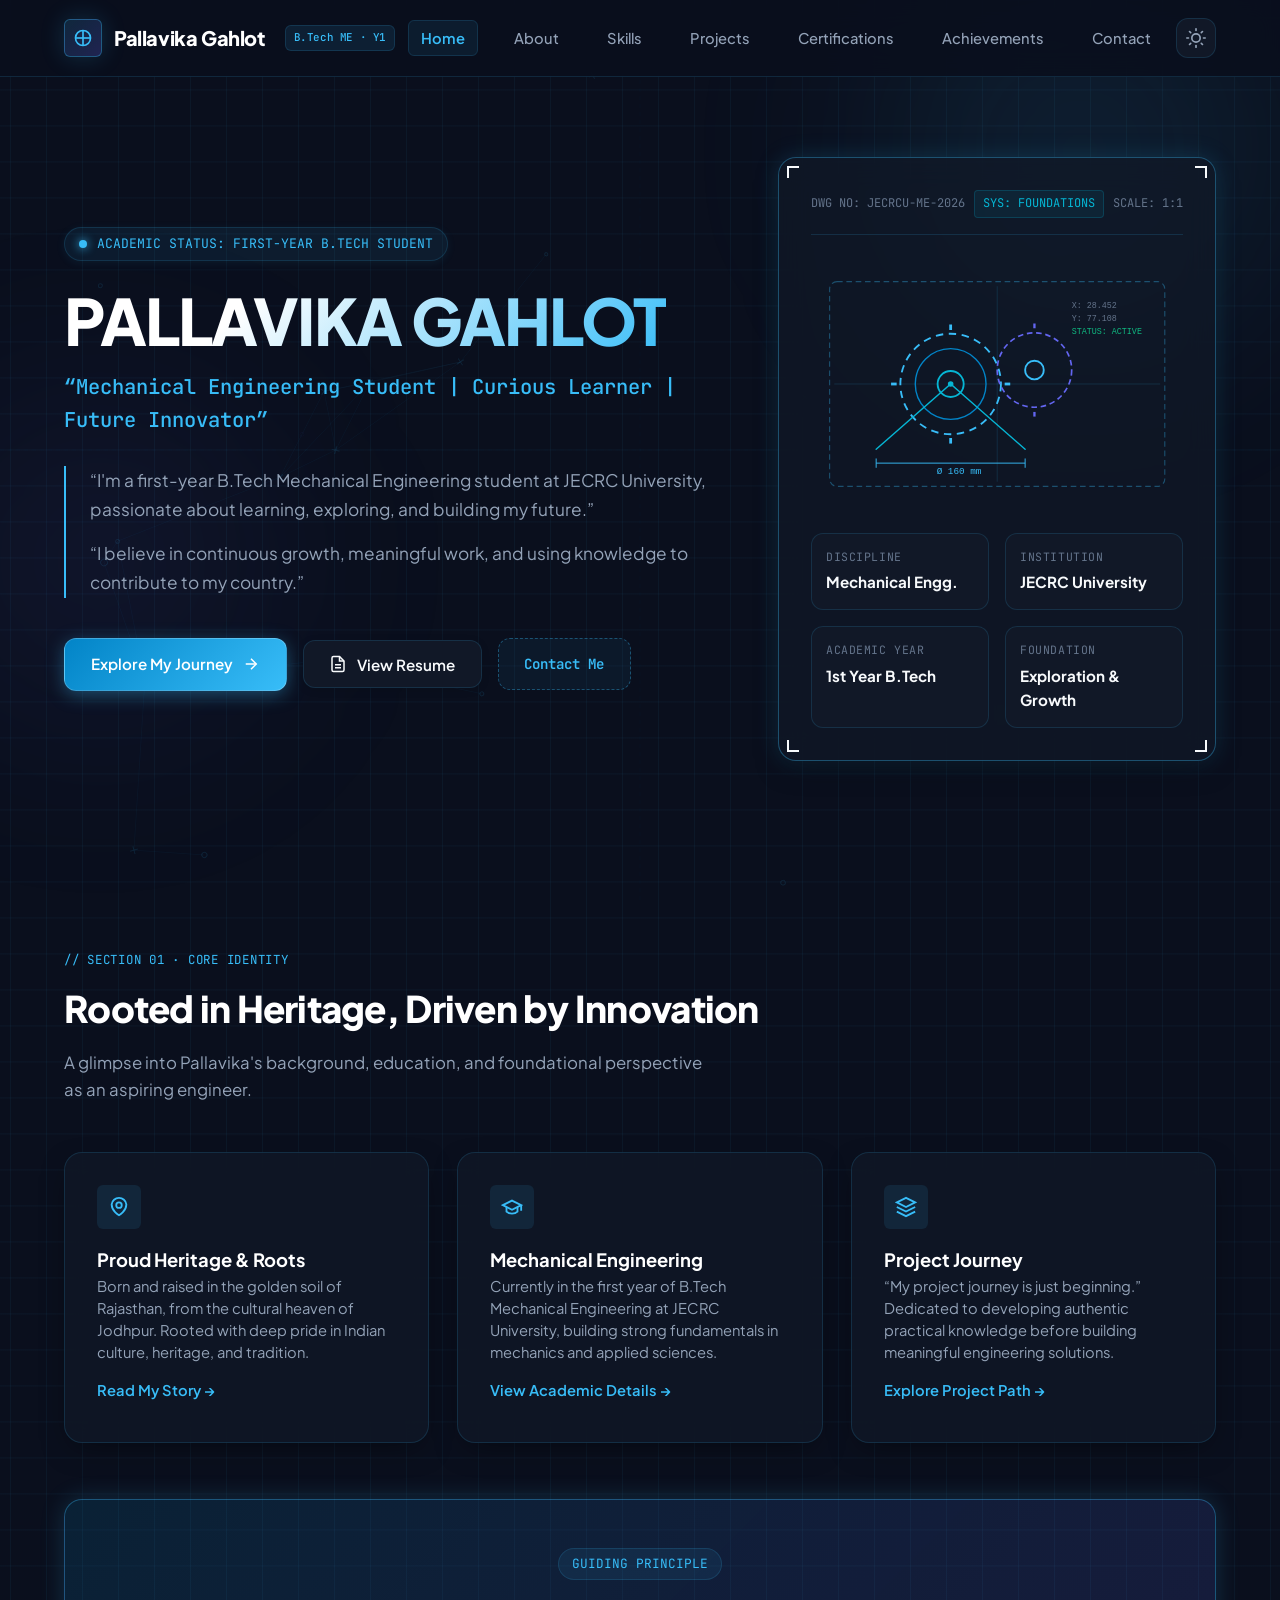
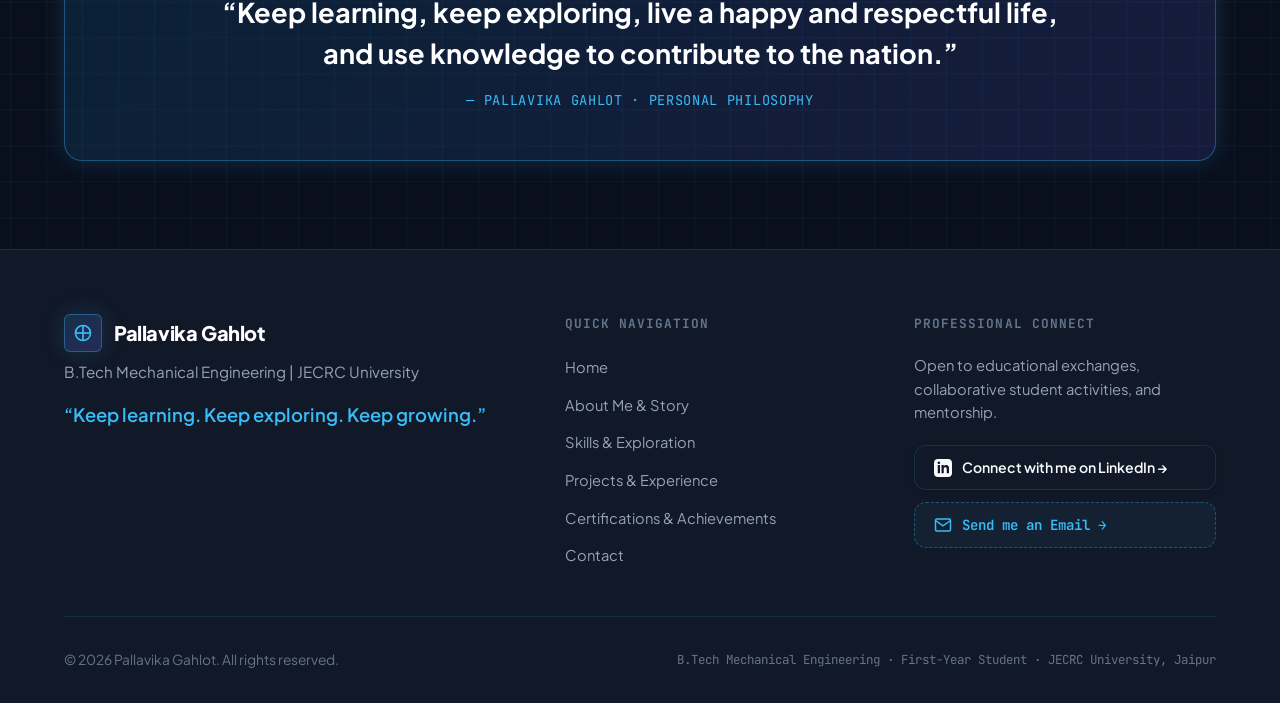
<file: index.html>
<!DOCTYPE html>
<html lang="en" data-theme="dark">
<head>
  <meta charset="UTF-8">
  <meta name="viewport" content="width=device-width, initial-scale=1.0">
  <title>Pallavika Gahlot | Mechanical Engineering Student</title>
  <meta name="description" content="Personal portfolio of Pallavika Gahlot, a first-year B.Tech Mechanical Engineering student at JECRC University, passionate about learning, exploration, innovation, and contributing to India.">
  <link rel="stylesheet" href="css/style.css">
  <link rel="stylesheet" href="css/blueprint.css">
</head><script src="https://cdn.botpress.cloud/webchat/v5.0/inject.js"></script>
<script src="https://files.bpcontent.cloud/2026/10/07/18/20261007181102-N3RGZQBU.js" defer></script>
<body>
  <!-- Ambient Background Lighting & Blueprint Grid -->
  <div class="blueprint-background">
    <div class="ambient-light-1"></div>
    <div class="ambient-light-2"></div>
  </div>

  <!-- Sticky Navigation Bar -->
  <header class="navbar-header">
    <div class="container nav-container">
      <a href="index.html" class="brand-logo" aria-label="Pallavika Gahlot Home">
        <div class="brand-emblem">
          <svg width="20" height="20" viewBox="0 0 24 24" fill="none" stroke="currentColor" stroke-width="2">
            <circle cx="12" cy="12" r="9"></circle>
            <path d="M12 3v18"></path>
            <path d="M3 12h18"></path>
          </svg>
        </div>
        <span>Pallavika Gahlot</span>
        <span class="brand-badge">B.Tech ME · Y1</span>
      </a>

      <!-- Desktop Nav -->
      <nav aria-label="Main Navigation">
        <ul class="nav-links-desktop">
          <li><a href="index.html" class="nav-link active">Home</a></li>
          <li><a href="about.html" class="nav-link">About</a></li>
          <li><a href="skills.html" class="nav-link">Skills</a></li>
          <li><a href="projects.html" class="nav-link">Projects</a></li>
          <li><a href="achievements.html#certifications" class="nav-link">Certifications</a></li>
          <li><a href="achievements.html" class="nav-link">Achievements</a></li>
          <li><a href="contact.html" class="nav-link">Contact</a></li>
        </ul>
      </nav>

      <!-- Nav Actions (Theme Toggle & Mobile Menu) -->
      <div class="nav-actions">
        <button class="theme-toggle-btn" aria-label="Toggle visual theme">
          <span class="theme-icon">
            <svg width="20" height="20" viewBox="0 0 24 24" fill="none" stroke="currentColor" stroke-width="2">
              <circle cx="12" cy="12" r="5"></circle>
              <line x1="12" y1="1" x2="12" y2="3"></line>
              <line x1="12" y1="21" x2="12" y2="23"></line>
            </svg>
          </span>
        </button>
        <button class="mobile-menu-btn" aria-label="Open mobile navigation" aria-expanded="false">
          <svg width="24" height="24" viewBox="0 0 24 24" fill="none" stroke="currentColor" stroke-width="2">
            <line x1="3" y1="12" x2="21" y2="12"></line>
            <line x1="3" y1="6" x2="21" y2="6"></line>
            <line x1="3" y1="18" x2="21" y2="18"></line>
          </svg>
        </button>
      </div>
    </div>
  </header>

  <!-- Mobile Drawer Menu -->
  <div class="mobile-nav-drawer" id="mobileNavDrawer" aria-label="Mobile Navigation">
    <a href="index.html" class="mobile-nav-link active">Home <span>→</span></a>
    <a href="about.html" class="mobile-nav-link">About <span>→</span></a>
    <a href="skills.html" class="mobile-nav-link">Skills <span>→</span></a>
    <a href="projects.html" class="mobile-nav-link">Projects <span>→</span></a>
    <a href="achievements.html#certifications" class="mobile-nav-link">Certifications <span>→</span></a>
    <a href="achievements.html" class="mobile-nav-link">Achievements <span>→</span></a>
    <a href="contact.html" class="mobile-nav-link">Contact <span>→</span></a>
  </div>

  <main>
    <!-- PAGE 1 — HERO SECTION -->
    <section class="hero-section">
      <div class="container hero-grid">
        <div class="hero-content-col">
          <div class="hero-eyebrow">
            <span class="pulsing-dot"></span>
            <span>ACADEMIC STATUS: FIRST-YEAR B.TECH STUDENT</span>
          </div>

          <h1 class="hero-title">
            <span>PALLAVIKA GAHLOT</span>
          </h1>

          <div class="hero-headline">
            “Mechanical Engineering Student | Curious Learner | Future Innovator”
          </div>

          <div class="hero-intro-box">
            <p class="hero-intro-text">
              “I'm a first-year B.Tech Mechanical Engineering student at JECRC University, passionate about learning, exploring, and building my future.”
            </p>
            <p class="hero-intro-text">
              “I believe in continuous growth, meaningful work, and using knowledge to contribute to my country.”
            </p>
          </div>

          <div class="hero-actions">
            <a href="about.html" class="btn btn-primary">
              Explore My Journey
              <svg width="18" height="18" viewBox="0 0 24 24" fill="none" stroke="currentColor" stroke-width="2">
                <line x1="5" y1="12" x2="19" y2="12"></line>
                <polyline points="12 5 19 12 12 19"></polyline>
              </svg>
            </a>
            <button class="btn btn-secondary btn-view-resume">
              <svg width="18" height="18" viewBox="0 0 24 24" fill="none" stroke="currentColor" stroke-width="2">
                <path d="M14 2H6a2 2 0 0 0-2 2v16a2 2 0 0 0 2 2h12a2 2 0 0 0 2-2V8z"></path>
                <polyline points="14 2 14 8 20 8"></polyline>
                <line x1="16" y1="13" x2="8" y2="13"></line>
                <line x1="16" y1="17" x2="8" y2="17"></line>
              </svg>
              View Resume
            </button>
            <a href="contact.html" class="btn btn-blueprint">
              Contact Me
            </a>
          </div>
        </div>

        <!-- Mechanical Engineering Blueprint Technical Card -->
        <div class="hero-graphic-col">
          <div class="blueprint-showcase-card">
            <!-- Corner Brackets -->
            <div class="tech-bracket-tl"></div>
            <div class="tech-bracket-tr"></div>
            <div class="tech-bracket-bl"></div>
            <div class="tech-bracket-br"></div>

            <div class="blueprint-header-meta">
              <span>DWG NO: JECRCU-ME-2026</span>
              <span class="spec-badge">SYS: FOUNDATIONS</span>
              <span>SCALE: 1:1</span>
            </div>

            <div class="cad-graphic-wrapper">
              <!-- Geometric Engineering Line Art SVG -->
              <svg class="cad-svg-graphic" viewBox="0 0 400 240" fill="none" xmlns="http://www.w3.org/2000/svg">
                <!-- Outer Schematic Frame -->
                <rect x="20" y="10" width="360" height="220" rx="8" stroke="var(--border-strong)" stroke-dasharray="6 4" stroke-width="1.2"/>
                
                <!-- Center Coordinate Axis -->
                <line x1="200" y1="15" x2="200" y2="225" stroke="var(--border-color)" stroke-width="1"/>
                <line x1="25" y1="120" x2="375" y2="120" stroke="var(--border-color)" stroke-width="1"/>
                
                <!-- Rotating CAD Gear Elements -->
                <g class="gear-cw" style="transform-origin: 150px 120px;">
                  <circle cx="150" cy="120" r="54" stroke="var(--accent-blue)" stroke-width="2" stroke-dasharray="8 6"/>
                  <circle cx="150" cy="120" r="38" stroke="var(--accent-blue-deep)" stroke-width="1.5"/>
                  <circle cx="150" cy="120" r="14" fill="var(--bg-surface)" stroke="var(--accent-cyan)" stroke-width="2"/>
                  <!-- Gear teeth ticks -->
                  <line x1="150" y1="62" x2="150" y2="56" stroke="var(--accent-blue)" stroke-width="3"/>
                  <line x1="150" y1="178" x2="150" y2="184" stroke="var(--accent-blue)" stroke-width="3"/>
                  <line x1="92" y1="120" x2="86" y2="120" stroke="var(--accent-blue)" stroke-width="3"/>
                  <line x1="208" y1="120" x2="214" y2="120" stroke="var(--accent-blue)" stroke-width="3"/>
                </g>

                <g class="gear-ccw" style="transform-origin: 240px 105px;">
                  <circle cx="240" cy="105" r="40" stroke="var(--accent-indigo)" stroke-width="1.8" stroke-dasharray="6 4"/>
                  <circle cx="240" cy="105" r="10" fill="var(--bg-surface)" stroke="var(--accent-blue)" stroke-width="2"/>
                  <line x1="240" y1="60" x2="240" y2="55" stroke="var(--accent-indigo)" stroke-width="2.5"/>
                  <line x1="240" y1="150" x2="240" y2="155" stroke="var(--accent-indigo)" stroke-width="2.5"/>
                </g>

                <!-- Technical Compass / Caliper Geometry Lines -->
                <path d="M 70 190 L 150 120 L 230 190" stroke="var(--accent-cyan)" stroke-width="1.5" stroke-linecap="round"/>
                <circle cx="150" cy="120" r="3" fill="var(--accent-cyan)"/>
                
                <!-- Dimension Annotation -->
                <line x1="70" y1="205" x2="230" y2="205" stroke="var(--accent-blue)" stroke-width="1"/>
                <line x1="70" y1="200" x2="70" y2="210" stroke="var(--accent-blue)" stroke-width="1"/>
                <line x1="230" y1="200" x2="230" y2="210" stroke="var(--accent-blue)" stroke-width="1"/>
                <text x="135" y="217" font-family="monospace" font-size="10" fill="var(--accent-blue)">Ø 160 mm</text>

                <!-- Top Right Precision Coordinates -->
                <text x="280" y="38" font-family="monospace" font-size="9" fill="var(--text-muted)">X: 28.452</text>
                <text x="280" y="52" font-family="monospace" font-size="9" fill="var(--text-muted)">Y: 77.108</text>
                <text x="280" y="66" font-family="monospace" font-size="9" fill="var(--accent-emerald)">STATUS: ACTIVE</text>
              </svg>
            </div>

            <div class="blueprint-stats-grid">
              <div class="spec-item">
                <div class="spec-label">Discipline</div>
                <div class="spec-value">Mechanical Engg.</div>
              </div>
              <div class="spec-item">
                <div class="spec-label">Institution</div>
                <div class="spec-value">JECRC University</div>
              </div>
              <div class="spec-item">
                <div class="spec-label">Academic Year</div>
                <div class="spec-value">1st Year B.Tech</div>
              </div>
              <div class="spec-item">
                <div class="spec-label">Foundation</div>
                <div class="spec-value">Exploration & Growth</div>
              </div>
            </div>
          </div>
        </div>
      </div>
    </section>

    <!-- SECTION: CORE OVERVIEW & ESSENCE -->
    <section class="section-spacing">
      <div class="container">
        <div class="section-header">
          <div class="section-tag">// Section 01 · Core Identity</div>
          <h2 class="section-title">Rooted in Heritage, Driven by Innovation</h2>
          <p class="section-desc">
            A glimpse into Pallavika's background, education, and foundational perspective as an aspiring engineer.
          </p>
        </div>

        <div class="grid-3">
          <!-- Story Teaser Card -->
          <div class="card">
            <div class="interest-icon">
              <svg width="22" height="22" viewBox="0 0 24 24" fill="none" stroke="currentColor" stroke-width="2">
                <path d="M12 21s-8-4.5-8-11.8A8 8 0 0 1 12 2a8 8 0 0 1 8 7.2c0 7.3-8 11.8-8 11.8z"></path>
                <circle cx="12" cy="10" r="3"></circle>
              </svg>
            </div>
            <h3 class="interest-title" style="margin-top: 1rem;">Proud Heritage & Roots</h3>
            <p class="interest-desc">
              Born and raised in the golden soil of Rajasthan, from the cultural heaven of Jodhpur. Rooted with deep pride in Indian culture, heritage, and tradition.
            </p>
            <a href="about.html" class="nav-link" style="padding-left: 0; color: var(--accent-blue); font-weight: 600; margin-top: 0.5rem; display: inline-flex; align-items: center; gap: 0.4rem;">
              Read My Story →
            </a>
          </div>

          <!-- Education Teaser Card -->
          <div class="card">
            <div class="interest-icon">
              <svg width="22" height="22" viewBox="0 0 24 24" fill="none" stroke="currentColor" stroke-width="2">
                <path d="M22 10v6M2 10l10-5 10 5-10 5z"></path>
                <path d="M6 12v5c3 3 9 3 12 0v-5"></path>
              </svg>
            </div>
            <h3 class="interest-title" style="margin-top: 1rem;">Mechanical Engineering</h3>
            <p class="interest-desc">
              Currently in the first year of B.Tech Mechanical Engineering at JECRC University, building strong fundamentals in mechanics and applied sciences.
            </p>
            <a href="about.html#education" class="nav-link" style="padding-left: 0; color: var(--accent-blue); font-weight: 600; margin-top: 0.5rem; display: inline-flex; align-items: center; gap: 0.4rem;">
              View Academic Details →
            </a>
          </div>

          <!-- Project Journey Teaser Card -->
          <div class="card">
            <div class="interest-icon">
              <svg width="22" height="22" viewBox="0 0 24 24" fill="none" stroke="currentColor" stroke-width="2">
                <polygon points="12 2 2 7 12 12 22 7 12 2"></polygon>
                <polyline points="2 17 12 22 22 17"></polyline>
                <polyline points="2 12 12 17 22 12"></polyline>
              </svg>
            </div>
            <h3 class="interest-title" style="margin-top: 1rem;">Project Journey</h3>
            <p class="interest-desc">
              “My project journey is just beginning.” Dedicated to developing authentic practical knowledge before building meaningful engineering solutions.
            </p>
            <a href="projects.html" class="nav-link" style="padding-left: 0; color: var(--accent-blue); font-weight: 600; margin-top: 0.5rem; display: inline-flex; align-items: center; gap: 0.4rem;">
              Explore Project Path →
            </a>
          </div>
        </div>

        <!-- Prominent Personal Philosophy Banner -->
        <div class="philosophy-banner" style="margin-top: 3.5rem;">
          <div class="page-header-tag" style="margin-bottom: 0.75rem;">GUIDING PRINCIPLE</div>
          <blockquote class="philosophy-quote">
            “Keep learning, keep exploring, live a happy and respectful life, and use knowledge to contribute to the nation.”
          </blockquote>
          <div class="philosophy-author">
            — Pallavika Gahlot · Personal Philosophy
          </div>
        </div>
      </div>
    </section>
  </main>

  <!-- PROFESSIONAL FOOTER -->
  <footer class="site-footer">
    <div class="container">
      <div class="footer-grid">
        <div>
          <div class="brand-logo" style="margin-bottom: 0.5rem;">
            <div class="brand-emblem">
              <svg width="20" height="20" viewBox="0 0 24 24" fill="none" stroke="currentColor" stroke-width="2">
                <circle cx="12" cy="12" r="9"></circle>
                <path d="M12 3v18"></path>
                <path d="M3 12h18"></path>
              </svg>
            </div>
            <span>Pallavika Gahlot</span>
          </div>
          <p style="color: var(--text-secondary); font-size: 0.95rem;">
            B.Tech Mechanical Engineering | JECRC University
          </p>
          <p class="footer-quote">
            “Keep learning. Keep exploring. Keep growing.”
          </p>
        </div>

        <div>
          <h4 class="footer-heading">Quick Navigation</h4>
          <ul class="footer-links-list">
            <li><a href="index.html" class="footer-link">Home</a></li>
            <li><a href="about.html" class="footer-link">About Me & Story</a></li>
            <li><a href="skills.html" class="footer-link">Skills & Exploration</a></li>
            <li><a href="projects.html" class="footer-link">Projects & Experience</a></li>
            <li><a href="achievements.html" class="footer-link">Certifications & Achievements</a></li>
            <li><a href="contact.html" class="footer-link">Contact</a></li>
          </ul>
        </div>

        <div>
          <h4 class="footer-heading">Professional Connect</h4>
          <p style="color: var(--text-secondary); font-size: 0.92rem; margin-bottom: 1.25rem;">
            Open to educational exchanges, collaborative student activities, and mentorship.
          </p>
          <div style="display: flex; flex-direction: column; gap: 0.75rem;">
            <a href="https://www.linkedin.com/in/pallavika-gahlot-91a79342b?utm_source=share_via&utm_content=profile&utm_medium=member_android" target="_blank" rel="noopener noreferrer" class="btn btn-secondary" style="font-size: 0.88rem; padding: 0.65rem 1.2rem; justify-content: flex-start;">
              <svg width="18" height="18" viewBox="0 0 24 24" fill="currentColor">
                <path d="M19 0h-14c-2.761 0-5 2.239-5 5v14c0 2.761 2.239 5 5 5h14c2.762 0 5-2.239 5-5v-14c0-2.761-2.238-5-5-5zm-11 19h-3v-11h3v11zm-1.5-12.268c-.966 0-1.75-.79-1.75-1.764s.784-1.764 1.75-1.764 1.75.79 1.75 1.764-.783 1.764-1.75 1.764zm13.5 12.268h-3v-5.604c0-3.368-4-3.113-4 0v5.604h-3v-11h3v1.765c1.396-2.586 7-2.777 7 2.476v6.759z"/>
              </svg>
              Connect with me on LinkedIn →
            </a>
            <a href="mailto:pallavika.26bmen0022@jecrcu.edu.in" class="btn btn-blueprint" style="font-size: 0.88rem; padding: 0.65rem 1.2rem; justify-content: flex-start;">
              <svg width="18" height="18" viewBox="0 0 24 24" fill="none" stroke="currentColor" stroke-width="2">
                <path d="M4 4h16c1.1 0 2 .9 2 2v12c0 1.1-.9 2-2 2H4c-1.1 0-2-.9-2-2V6c0-1.1.9-2 2-2z"></path>
                <polyline points="22,6 12,13 2,6"></polyline>
              </svg>
              Send me an Email →
            </a>
          </div>
        </div>
      </div>

      <div class="footer-bottom-bar">
        <div>
          © 2026 Pallavika Gahlot. All rights reserved.
        </div>
        <div style="font-family: var(--font-tech); font-size: 0.78rem;">
          B.Tech Mechanical Engineering · First-Year Student · JECRC University, Jaipur
        </div>
      </div>
    </div>
  </footer>

  <!-- RESUME PREVIEW MODAL (VERIFIED & AUTHENTIC) -->
  <div class="modal-backdrop" id="resumeModal" role="dialog" aria-modal="true" aria-labelledby="resumeModalTitle">
    <div class="resume-modal-container">
      <div class="resume-modal-header">
        <div>
          <h3 id="resumeModalTitle" style="font-size: 1.25rem; font-weight: 700; color: var(--text-bright);">
            Verified Resume Profile
          </h3>
          <span style="font-family: var(--font-tech); font-size: 0.74rem; color: var(--accent-blue);">
            DOC REF: PG-RESUME-V1.0 · AUTHENTIC INFORMATION ONLY
          </span>
        </div>
        <div style="display: flex; gap: 0.5rem; align-items: center;">
          <button id="printResumeBtn" class="btn btn-secondary" style="padding: 0.4rem 0.8rem; font-size: 0.82rem;" title="Print or save as PDF">
            Print / PDF
          </button>
          <button class="modal-close-btn" data-close-modal aria-label="Close resume modal">
            <svg width="20" height="20" viewBox="0 0 24 24" fill="none" stroke="currentColor" stroke-width="2">
              <line x1="18" y1="6" x2="6" y2="18"></line>
              <line x1="6" y1="6" x2="18" y2="18"></line>
            </svg>
          </button>
        </div>
      </div>

      <div class="resume-modal-body">
        <div class="resume-paper">
          <!-- Resume Header -->
          <div style="border-bottom: 2px solid var(--accent-blue); padding-bottom: 1.25rem; margin-bottom: 1.5rem;">
            <h2 style="font-size: 1.8rem; font-weight: 800; color: var(--text-bright); margin-bottom: 0.25rem;">
              PALLAVIKA GAHLOT
            </h2>
            <div style="font-family: var(--font-tech); font-size: 0.88rem; color: var(--accent-blue); margin-bottom: 0.75rem;">
              First-Year B.Tech Student — Mechanical Engineering | JECRC University
            </div>
            <div style="font-size: 0.88rem; color: var(--text-secondary); display: flex; flex-wrap: wrap; gap: 1.25rem;">
              <span><strong>Email:</strong> pallavika.26bmen0022@jecrcu.edu.in</span>
              <span><strong>Location:</strong> Jodhpur, Rajasthan / Jaipur, India</span>
            </div>
          </div>

          <!-- Academic Education -->
          <div style="margin-bottom: 1.75rem;">
            <h4 style="font-family: var(--font-tech); font-size: 0.85rem; text-transform: uppercase; color: var(--accent-blue); letter-spacing: 0.05em; margin-bottom: 0.75rem; border-bottom: 1px solid var(--border-color); padding-bottom: 0.3rem;">
              // EDUCATION
            </h4>
            
            <div style="margin-bottom: 1rem;">
              <div style="display: flex; justify-content: space-between; flex-wrap: wrap;">
                <strong style="color: var(--text-bright);">Bachelor of Technology (B.Tech) — Mechanical Engineering</strong>
                <span style="font-family: var(--font-tech); font-size: 0.8rem; color: var(--accent-blue);">Current (First-Year)</span>
              </div>
              <div style="color: var(--text-secondary); font-size: 0.92rem;">JECRC University (JECRCU), Jaipur</div>
              <div style="font-size: 0.86rem; color: var(--text-muted); margin-top: 0.2rem;">
                Focusing on core engineering sciences, foundational mathematics, mechanics, and practical engineering inquiry.
              </div>
            </div>

            <div>
              <div style="display: flex; justify-content: space-between; flex-wrap: wrap;">
                <strong style="color: var(--text-bright);">Senior Secondary & High School Education</strong>
                <span style="font-family: var(--font-tech); font-size: 0.8rem; color: var(--text-muted);">Completed</span>
              </div>
              <div style="color: var(--text-secondary); font-size: 0.92rem;">Mahaveer Public School, Jodhpur</div>
              <div style="font-size: 0.86rem; color: var(--text-muted); margin-top: 0.2rem;">
                Institution with strong cultural roots, fostering spiritual purity, disciplined nonviolence, and personal development.
              </div>
            </div>
          </div>

          <!-- Certifications & Participation -->
          <div style="margin-bottom: 1.75rem;">
            <h4 style="font-family: var(--font-tech); font-size: 0.85rem; text-transform: uppercase; color: var(--accent-blue); letter-spacing: 0.05em; margin-bottom: 0.75rem; border-bottom: 1px solid var(--border-color); padding-bottom: 0.3rem;">
              // CERTIFICATIONS
            </h4>
            <div>
              <strong style="color: var(--text-bright);">Model United Nations (MUN) Participation Certificates</strong>
              <div style="color: var(--text-secondary); font-size: 0.9rem; margin-top: 0.2rem;">
                Participated in Model United Nations during school years and received certificates recognizing active participation, public discourse, and international committee simulations.
              </div>
            </div>
          </div>

          <!-- Skills, Activities & Exploration -->
          <div style="margin-bottom: 1.75rem;">
            <h4 style="font-family: var(--font-tech); font-size: 0.85rem; text-transform: uppercase; color: var(--accent-blue); letter-spacing: 0.05em; margin-bottom: 0.75rem; border-bottom: 1px solid var(--border-color); padding-bottom: 0.3rem;">
              // SKILLS & ACTIVE INTERESTS
            </h4>
            <div style="display: flex; flex-wrap: wrap; gap: 0.5rem; margin-bottom: 0.75rem;">
              <span class="theme-chip" style="color: var(--accent-emerald); font-weight: 600;">Badminton</span>
              <span class="theme-chip">Continuous Self-Development</span>
              <span class="theme-chip">Trying New Things</span>
              <span class="theme-chip">Exploring New Activities</span>
              <span class="theme-chip">Learning New Skills</span>
            </div>
            <p style="font-size: 0.86rem; color: var(--text-secondary); line-height: 1.5;">
              <strong>Currently Learning & Exploring:</strong> As a first-year Mechanical Engineering student, actively developing engineering foundations and exploring different practical areas of technology.
            </p>
          </div>

          <!-- Professional Experience Notice -->
          <div style="margin-bottom: 1.75rem;">
            <h4 style="font-family: var(--font-tech); font-size: 0.85rem; text-transform: uppercase; color: var(--accent-blue); letter-spacing: 0.05em; margin-bottom: 0.75rem; border-bottom: 1px solid var(--border-color); padding-bottom: 0.3rem;">
              // PROFESSIONAL EXPERIENCE
            </h4>
            <div style="background: rgba(56, 189, 248, 0.05); padding: 0.9rem; border-radius: var(--radius-sm); border: 1px dashed var(--border-color); font-size: 0.88rem; color: var(--text-secondary);">
              <strong>Status:</strong> No professional work experience yet. As a first-year B.Tech student, Pallavika is currently dedicated to academic education, skill building, exploratory learning, and laboratory foundations.
            </div>
          </div>

          <!-- Personal Philosophy & National Purpose -->
          <div>
            <h4 style="font-family: var(--font-tech); font-size: 0.85rem; text-transform: uppercase; color: var(--accent-blue); letter-spacing: 0.05em; margin-bottom: 0.5rem; border-bottom: 1px solid var(--border-color); padding-bottom: 0.3rem;">
              // GUIDING PHILOSOPHY & AMBITION
            </h4>
            <p style="font-size: 0.9rem; color: var(--text-bright); font-style: italic;">
              “Keep learning, keep exploring, live a happy and respectful life, and use knowledge to contribute to the nation.”
            </p>
          </div>
        </div>

        <div style="margin-top: 1.5rem; text-align: center; color: var(--text-muted); font-size: 0.82rem; font-family: var(--font-tech);">
          [Note: Comprehensive Industry Engineering CV — Coming Soon as upper-year coursework and capstone projects advance.]
        </div>
      </div>
    </div>
  </div>

  <script src="js/blueprint-canvas.js"></script>
  <script src="js/main.js"></script>
</body>
</html>
</file>
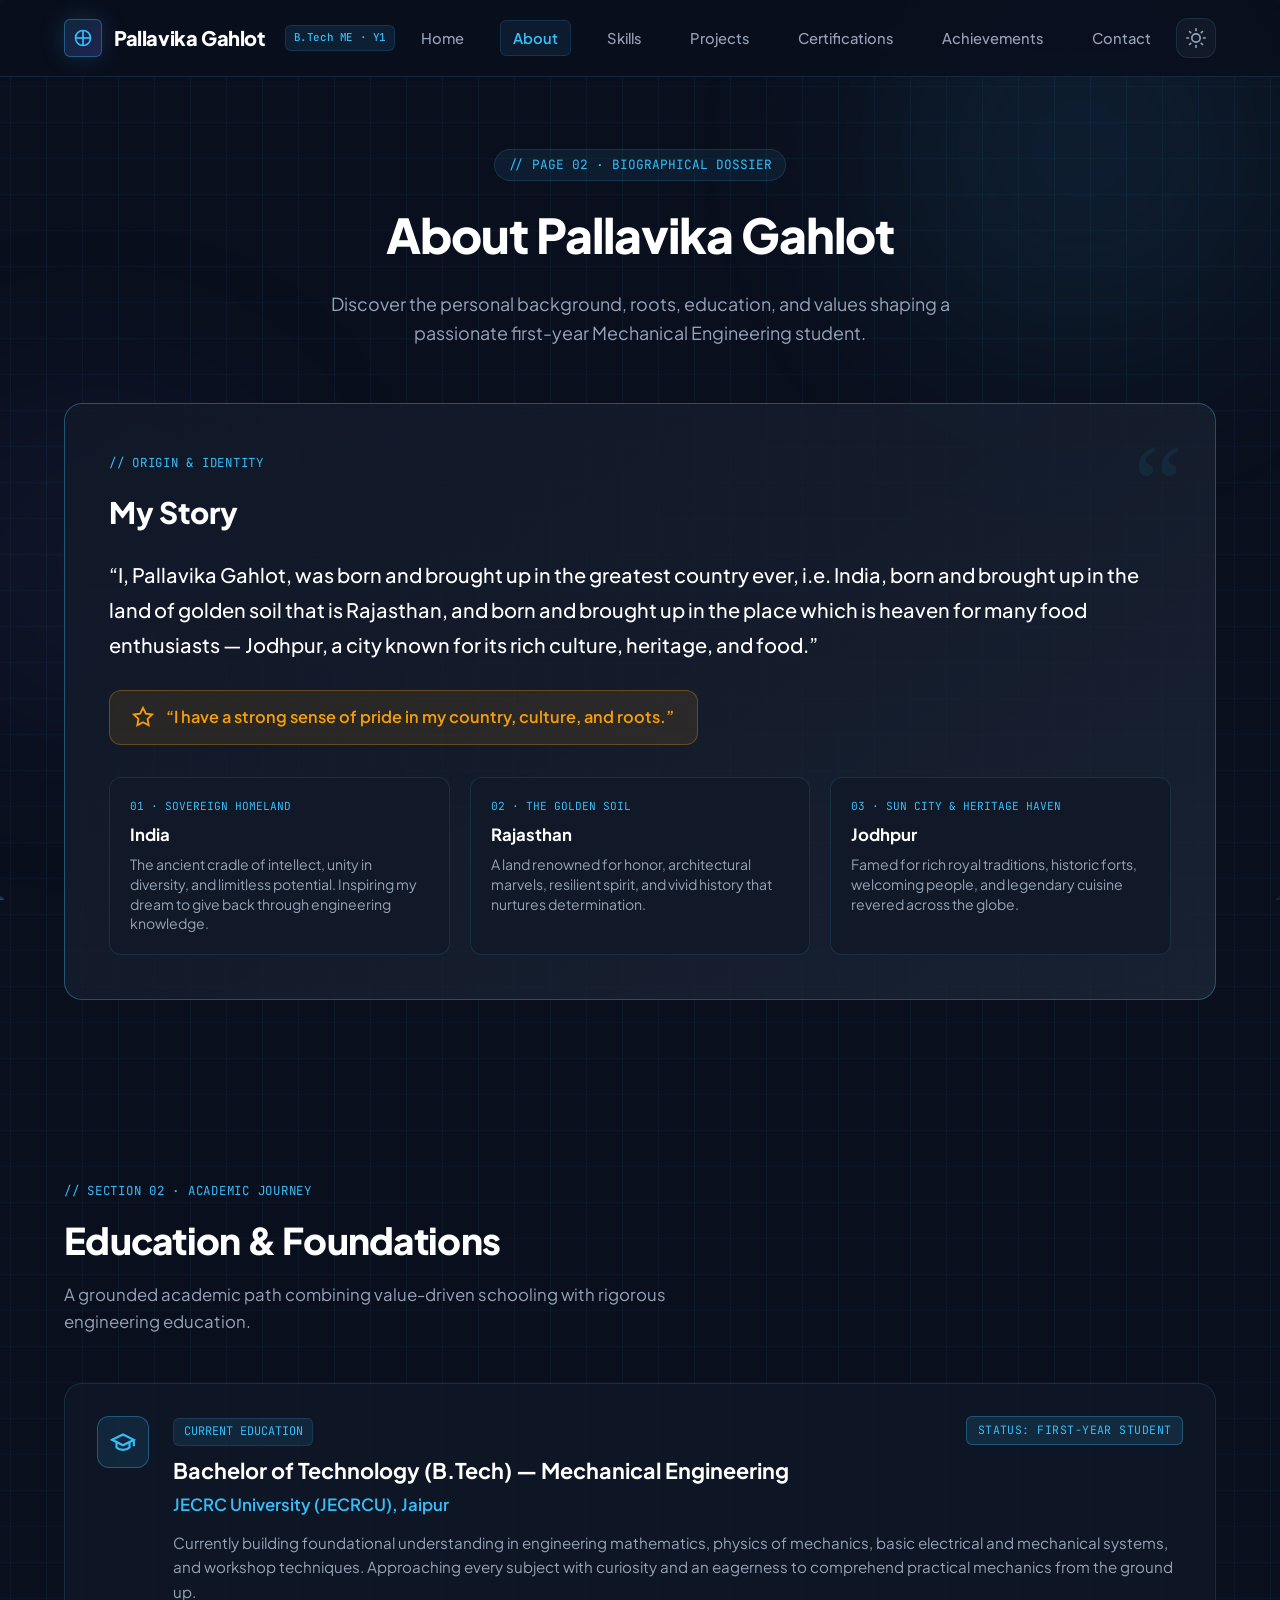
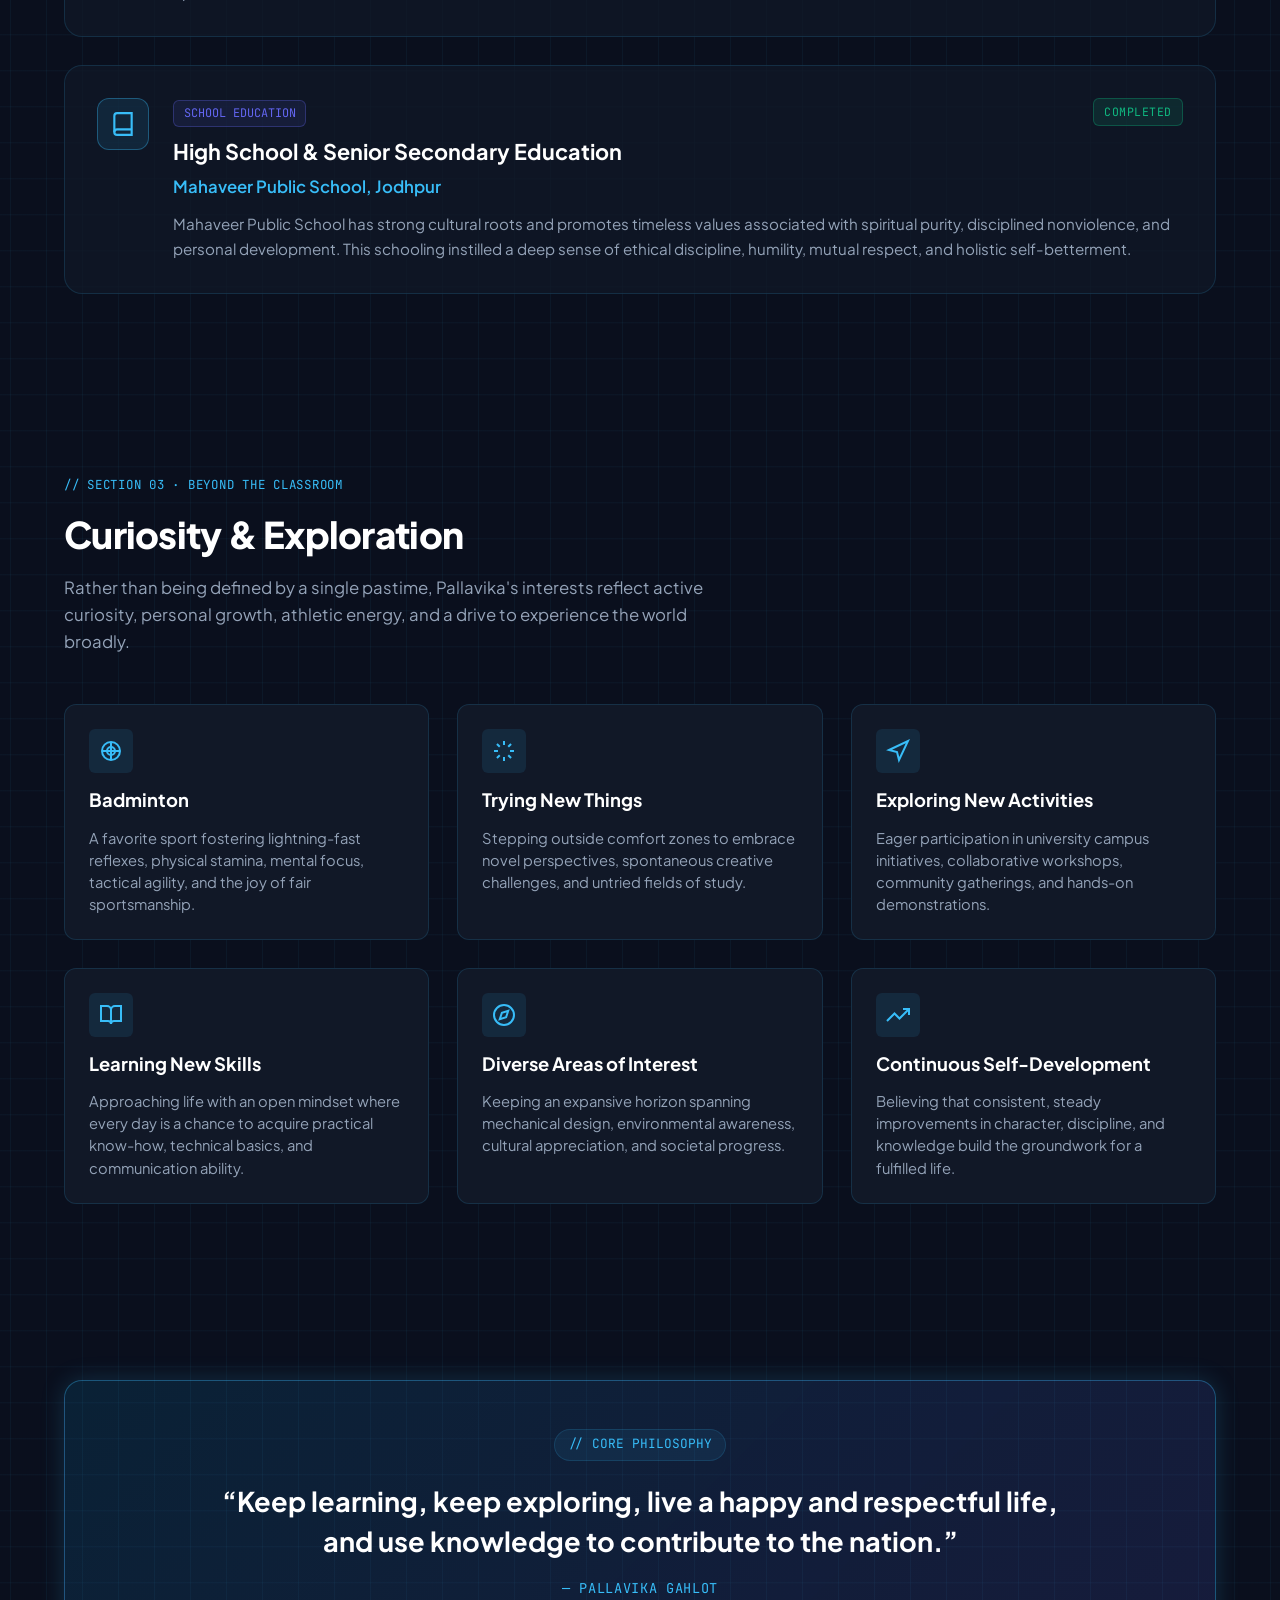
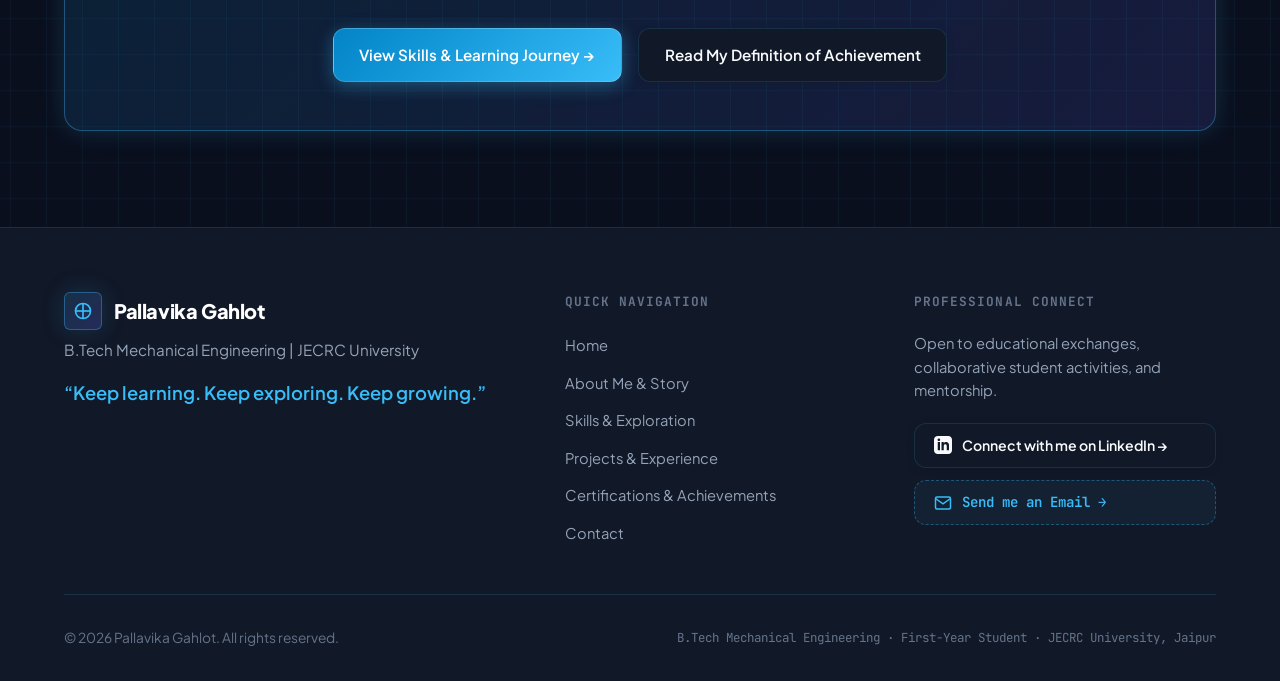
<file: about.html>
<!DOCTYPE html>
<html lang="en" data-theme="dark">
<head>
  <meta charset="UTF-8">
  <meta name="viewport" content="width=device-width, initial-scale=1.0">
  <title>About Me | Pallavika Gahlot</title>
  <meta name="description" content="Learn about Pallavika Gahlot: her roots in Jodhpur, Rajasthan, India, her education at JECRC University and Mahaveer Public School, hobbies, curiosity, and personal philosophy.">
  <link rel="stylesheet" href="css/style.css">
  <link rel="stylesheet" href="css/blueprint.css">
</head>
<body>
  <!-- Ambient Background Lighting -->
  <div class="blueprint-background">
    <div class="ambient-light-1"></div>
    <div class="ambient-light-2"></div>
  </div>

  <!-- Sticky Navigation Bar -->
  <header class="navbar-header">
    <div class="container nav-container">
      <a href="index.html" class="brand-logo" aria-label="Pallavika Gahlot Home">
        <div class="brand-emblem">
          <svg width="20" height="20" viewBox="0 0 24 24" fill="none" stroke="currentColor" stroke-width="2">
            <circle cx="12" cy="12" r="9"></circle>
            <path d="M12 3v18"></path>
            <path d="M3 12h18"></path>
          </svg>
        </div>
        <span>Pallavika Gahlot</span>
        <span class="brand-badge">B.Tech ME · Y1</span>
      </a>

      <!-- Desktop Nav -->
      <nav aria-label="Main Navigation">
        <ul class="nav-links-desktop">
          <li><a href="index.html" class="nav-link">Home</a></li>
          <li><a href="about.html" class="nav-link active">About</a></li>
          <li><a href="skills.html" class="nav-link">Skills</a></li>
          <li><a href="projects.html" class="nav-link">Projects</a></li>
          <li><a href="achievements.html#certifications" class="nav-link">Certifications</a></li>
          <li><a href="achievements.html" class="nav-link">Achievements</a></li>
          <li><a href="contact.html" class="nav-link">Contact</a></li>
        </ul>
      </nav>

      <!-- Nav Actions -->
      <div class="nav-actions">
        <button class="theme-toggle-btn" aria-label="Toggle visual theme">
          <span class="theme-icon">
            <svg width="20" height="20" viewBox="0 0 24 24" fill="none" stroke="currentColor" stroke-width="2">
              <circle cx="12" cy="12" r="5"></circle>
              <line x1="12" y1="1" x2="12" y2="3"></line>
              <line x1="12" y1="21" x2="12" y2="23"></line>
            </svg>
          </span>
        </button>
        <button class="mobile-menu-btn" aria-label="Open mobile navigation" aria-expanded="false">
          <svg width="24" height="24" viewBox="0 0 24 24" fill="none" stroke="currentColor" stroke-width="2">
            <line x1="3" y1="12" x2="21" y2="12"></line>
            <line x1="3" y1="6" x2="21" y2="6"></line>
            <line x1="3" y1="18" x2="21" y2="18"></line>
          </svg>
        </button>
      </div>
    </div>
  </header>

  <!-- Mobile Drawer Menu -->
  <div class="mobile-nav-drawer" id="mobileNavDrawer" aria-label="Mobile Navigation">
    <a href="index.html" class="mobile-nav-link">Home <span>→</span></a>
    <a href="about.html" class="mobile-nav-link active">About <span>→</span></a>
    <a href="skills.html" class="mobile-nav-link">Skills <span>→</span></a>
    <a href="projects.html" class="mobile-nav-link">Projects <span>→</span></a>
    <a href="achievements.html#certifications" class="mobile-nav-link">Certifications <span>→</span></a>
    <a href="achievements.html" class="mobile-nav-link">Achievements <span>→</span></a>
    <a href="contact.html" class="mobile-nav-link">Contact <span>→</span></a>
  </div>

  <main>
    <!-- PAGE HEADER -->
    <section class="page-header">
      <div class="container">
        <div class="page-header-tag">// PAGE 02 · BIOGRAPHICAL DOSSIER</div>
        <h1 class="page-title">About Pallavika Gahlot</h1>
        <p class="page-subtitle">
          Discover the personal background, roots, education, and values shaping a passionate first-year Mechanical Engineering student.
        </p>
      </div>
    </section>

    <!-- SECTION 1: MY STORY -->
    <section class="section-spacing" style="padding-top: 1rem;">
      <div class="container">
        <div class="story-card">
          <div class="story-quote-mark">“</div>
          <div class="section-tag" style="margin-bottom: 1rem;">// Origin & Identity</div>
          
          <h2 style="font-size: 1.85rem; font-weight: 800; color: var(--text-bright); margin-bottom: 1.25rem;">
            My Story
          </h2>

          <p class="story-lead-text">
            “I, Pallavika Gahlot, was born and brought up in the greatest country ever, i.e. India, born and brought up in the land of golden soil that is Rajasthan, and born and brought up in the place which is heaven for many food enthusiasts — Jodhpur, a city known for its rich culture, heritage, and food.”
          </p>

          <div class="story-pride-badge">
            <svg width="22" height="22" viewBox="0 0 24 24" fill="none" stroke="currentColor" stroke-width="2">
              <path d="M12 2l3.09 6.26L22 9.27l-5 4.87 1.18 6.88L12 17.77l-6.18 3.25L7 14.14 2 9.27l6.91-1.01L12 2z"></path>
            </svg>
            <span>“I have a strong sense of pride in my country, culture, and roots.”</span>
          </div>

          <!-- Cultural Pillars Cards -->
          <div class="roots-pills-grid">
            <div class="root-pill-card">
              <span class="root-pill-tag">01 · Sovereign Homeland</span>
              <h3 class="root-pill-title">India</h3>
              <p class="root-pill-desc">
                The ancient cradle of intellect, unity in diversity, and limitless potential. Inspiring my dream to give back through engineering knowledge.
              </p>
            </div>

            <div class="root-pill-card">
              <span class="root-pill-tag">02 · The Golden Soil</span>
              <h3 class="root-pill-title">Rajasthan</h3>
              <p class="root-pill-desc">
                A land renowned for honor, architectural marvels, resilient spirit, and vivid history that nurtures determination.
              </p>
            </div>

            <div class="root-pill-card">
              <span class="root-pill-tag">03 · Sun City & Heritage Haven</span>
              <h3 class="root-pill-title">Jodhpur</h3>
              <p class="root-pill-desc">
                Famed for rich royal traditions, historic forts, welcoming people, and legendary cuisine revered across the globe.
              </p>
            </div>
          </div>
        </div>
      </div>
    </section>

    <!-- SECTION 2: EDUCATION -->
    <section class="section-spacing" id="education">
      <div class="container">
        <div class="section-header">
          <div class="section-tag">// Section 02 · Academic Journey</div>
          <h2 class="section-title">Education & Foundations</h2>
          <p class="section-desc">
            A grounded academic path combining value-driven schooling with rigorous engineering education.
          </p>
        </div>

        <div style="display: flex; flex-direction: column; gap: 1.75rem;">
          <!-- Current Education: JECRC University -->
          <div class="timeline-card">
            <div class="timeline-icon-box">
              <svg width="26" height="26" viewBox="0 0 24 24" fill="none" stroke="currentColor" stroke-width="2">
                <path d="M22 10v6M2 10l10-5 10 5-10 5z"></path>
                <path d="M6 12v5c3 3 9 3 12 0v-5"></path>
              </svg>
            </div>
            <div class="timeline-content">
              <div style="display: flex; justify-content: space-between; align-items: flex-start; flex-wrap: wrap; gap: 0.5rem;">
                <div>
                  <span class="timeline-badge">CURRENT EDUCATION</span>
                  <h3 class="timeline-title">Bachelor of Technology (B.Tech) — Mechanical Engineering</h3>
                  <div class="timeline-institution">JECRC University (JECRCU), Jaipur</div>
                </div>
                <div class="badge-tech-status badge-first-year">
                  Status: First-Year Student
                </div>
              </div>
              <p class="timeline-detail">
                Currently building foundational understanding in engineering mathematics, physics of mechanics, basic electrical and mechanical systems, and workshop techniques. Approaching every subject with curiosity and an eagerness to comprehend practical mechanics from the ground up.
              </p>
            </div>
          </div>

          <!-- School Education: Mahaveer Public School, Jodhpur -->
          <div class="timeline-card">
            <div class="timeline-icon-box">
              <svg width="26" height="26" viewBox="0 0 24 24" fill="none" stroke="currentColor" stroke-width="2">
                <path d="M4 19.5A2.5 2.5 0 0 1 6.5 17H20"></path>
                <path d="M6.5 2H20v20H6.5A2.5 2.5 0 0 1 4 19.5v-15A2.5 2.5 0 0 1 6.5 2z"></path>
              </svg>
            </div>
            <div class="timeline-content">
              <div style="display: flex; justify-content: space-between; align-items: flex-start; flex-wrap: wrap; gap: 0.5rem;">
                <div>
                  <span class="timeline-badge" style="background: rgba(99, 102, 241, 0.1); color: var(--accent-indigo); border-color: rgba(99, 102, 241, 0.3);">
                    SCHOOL EDUCATION
                  </span>
                  <h3 class="timeline-title">High School & Senior Secondary Education</h3>
                  <div class="timeline-institution">Mahaveer Public School, Jodhpur</div>
                </div>
                <div class="badge-tech-status badge-verified">
                  Completed
                </div>
              </div>
              <p class="timeline-detail">
                Mahaveer Public School has strong cultural roots and promotes timeless values associated with spiritual purity, disciplined nonviolence, and personal development. This schooling instilled a deep sense of ethical discipline, humility, mutual respect, and holistic self-betterment.
              </p>
            </div>
          </div>
        </div>
      </div>
    </section>

    <!-- SECTION 3: HOBBIES & INTERESTS (CURIOSITY & EXPLORATION) -->
    <section class="section-spacing">
      <div class="container">
        <div class="section-header">
          <div class="section-tag">// Section 03 · Beyond The Classroom</div>
          <h2 class="section-title">Curiosity & Exploration</h2>
          <p class="section-desc">
            Rather than being defined by a single pastime, Pallavika's interests reflect active curiosity, personal growth, athletic energy, and a drive to experience the world broadly.
          </p>
        </div>

        <div class="grid-3">
          <!-- Badminton Card -->
          <div class="interest-card">
            <div class="interest-icon">
              <!-- Shuttlecock / Racquet style SVG -->
              <svg width="24" height="24" viewBox="0 0 24 24" fill="none" stroke="currentColor" stroke-width="2">
                <circle cx="12" cy="12" r="9"></circle>
                <path d="M12 3v18"></path>
                <path d="M3 12h18"></path>
                <circle cx="12" cy="12" r="4"></circle>
              </svg>
            </div>
            <h3 class="interest-title">Badminton</h3>
            <p class="interest-desc">
              A favorite sport fostering lightning-fast reflexes, physical stamina, mental focus, tactical agility, and the joy of fair sportsmanship.
            </p>
          </div>

          <!-- Trying New Things -->
          <div class="interest-card">
            <div class="interest-icon">
              <svg width="24" height="24" viewBox="0 0 24 24" fill="none" stroke="currentColor" stroke-width="2">
                <path d="M12 2v4M12 18v4M4.93 4.93l2.83 2.83M16.24 16.24l2.83 2.83M2 12h4M18 12h4M4.93 19.07l2.83-2.83M16.24 7.76l2.83-2.83"></path>
              </svg>
            </div>
            <h3 class="interest-title">Trying New Things</h3>
            <p class="interest-desc">
              Stepping outside comfort zones to embrace novel perspectives, spontaneous creative challenges, and untried fields of study.
            </p>
          </div>

          <!-- Exploring New Activities -->
          <div class="interest-card">
            <div class="interest-icon">
              <svg width="24" height="24" viewBox="0 0 24 24" fill="none" stroke="currentColor" stroke-width="2">
                <polygon points="3 11 22 2 13 21 11 13 3 11"></polygon>
              </svg>
            </div>
            <h3 class="interest-title">Exploring New Activities</h3>
            <p class="interest-desc">
              Eager participation in university campus initiatives, collaborative workshops, community gatherings, and hands-on demonstrations.
            </p>
          </div>

          <!-- Learning New Skills -->
          <div class="interest-card">
            <div class="interest-icon">
              <svg width="24" height="24" viewBox="0 0 24 24" fill="none" stroke="currentColor" stroke-width="2">
                <path d="M2 3h6a4 4 0 0 1 4 4v14a3 3 0 0 0-3-3H2z"></path>
                <path d="M22 3h-6a4 4 0 0 0-4 4v14a3 3 0 0 1 3-3h7z"></path>
              </svg>
            </div>
            <h3 class="interest-title">Learning New Skills</h3>
            <p class="interest-desc">
              Approaching life with an open mindset where every day is a chance to acquire practical know-how, technical basics, and communication ability.
            </p>
          </div>

          <!-- Experiencing Different Areas of Interest -->
          <div class="interest-card">
            <div class="interest-icon">
              <svg width="24" height="24" viewBox="0 0 24 24" fill="none" stroke="currentColor" stroke-width="2">
                <circle cx="12" cy="12" r="10"></circle>
                <polygon points="16.24 7.76 14.12 14.12 7.76 16.24 9.88 9.88 16.24 7.76"></polygon>
              </svg>
            </div>
            <h3 class="interest-title">Diverse Areas of Interest</h3>
            <p class="interest-desc">
              Keeping an expansive horizon spanning mechanical design, environmental awareness, cultural appreciation, and societal progress.
            </p>
          </div>

          <!-- Continuous Self-Development -->
          <div class="interest-card">
            <div class="interest-icon">
              <svg width="24" height="24" viewBox="0 0 24 24" fill="none" stroke="currentColor" stroke-width="2">
                <polyline points="23 6 13.5 15.5 8.5 10.5 1 18"></polyline>
                <polyline points="17 6 23 6 23 12"></polyline>
              </svg>
            </div>
            <h3 class="interest-title">Continuous Self-Development</h3>
            <p class="interest-desc">
              Believing that consistent, steady improvements in character, discipline, and knowledge build the groundwork for a fulfilled life.
            </p>
          </div>
        </div>
      </div>
    </section>

    <!-- SECTION 4: PERSONAL PHILOSOPHY -->
    <section class="section-spacing" style="padding-bottom: 6rem;">
      <div class="container">
        <div class="philosophy-banner">
          <div class="page-header-tag" style="margin-bottom: 1.25rem;">// CORE PHILOSOPHY</div>
          <blockquote class="philosophy-quote">
            “Keep learning, keep exploring, live a happy and respectful life, and use knowledge to contribute to the nation.”
          </blockquote>
          <div class="philosophy-author">
            — Pallavika Gahlot
          </div>
          <div style="margin-top: 1.75rem; display: flex; justify-content: center; gap: 1rem; flex-wrap: wrap;">
            <a href="skills.html" class="btn btn-primary">
              View Skills & Learning Journey →
            </a>
            <a href="achievements.html" class="btn btn-secondary">
              Read My Definition of Achievement
            </a>
          </div>
        </div>
      </div>
    </section>
  </main>

  <!-- PROFESSIONAL FOOTER -->
  <footer class="site-footer">
    <div class="container">
      <div class="footer-grid">
        <div>
          <div class="brand-logo" style="margin-bottom: 0.5rem;">
            <div class="brand-emblem">
              <svg width="20" height="20" viewBox="0 0 24 24" fill="none" stroke="currentColor" stroke-width="2">
                <circle cx="12" cy="12" r="9"></circle>
                <path d="M12 3v18"></path>
                <path d="M3 12h18"></path>
              </svg>
            </div>
            <span>Pallavika Gahlot</span>
          </div>
          <p style="color: var(--text-secondary); font-size: 0.95rem;">
            B.Tech Mechanical Engineering | JECRC University
          </p>
          <p class="footer-quote">
            “Keep learning. Keep exploring. Keep growing.”
          </p>
        </div>

        <div>
          <h4 class="footer-heading">Quick Navigation</h4>
          <ul class="footer-links-list">
            <li><a href="index.html" class="footer-link">Home</a></li>
            <li><a href="about.html" class="footer-link">About Me & Story</a></li>
            <li><a href="skills.html" class="footer-link">Skills & Exploration</a></li>
            <li><a href="projects.html" class="footer-link">Projects & Experience</a></li>
            <li><a href="achievements.html" class="footer-link">Certifications & Achievements</a></li>
            <li><a href="contact.html" class="footer-link">Contact</a></li>
          </ul>
        </div>

        <div>
          <h4 class="footer-heading">Professional Connect</h4>
          <p style="color: var(--text-secondary); font-size: 0.92rem; margin-bottom: 1.25rem;">
            Open to educational exchanges, collaborative student activities, and mentorship.
          </p>
          <div style="display: flex; flex-direction: column; gap: 0.75rem;">
            <a href="https://www.linkedin.com/in/pallavika-gahlot-91a79342b?utm_source=share_via&utm_content=profile&utm_medium=member_android" target="_blank" rel="noopener noreferrer" class="btn btn-secondary" style="font-size: 0.88rem; padding: 0.65rem 1.2rem; justify-content: flex-start;">
              <svg width="18" height="18" viewBox="0 0 24 24" fill="currentColor">
                <path d="M19 0h-14c-2.761 0-5 2.239-5 5v14c0 2.761 2.239 5 5 5h14c2.762 0 5-2.239 5-5v-14c0-2.761-2.238-5-5-5zm-11 19h-3v-11h3v11zm-1.5-12.268c-.966 0-1.75-.79-1.75-1.764s.784-1.764 1.75-1.764 1.75.79 1.75 1.764-.783 1.764-1.75 1.764zm13.5 12.268h-3v-5.604c0-3.368-4-3.113-4 0v5.604h-3v-11h3v1.765c1.396-2.586 7-2.777 7 2.476v6.759z"/>
              </svg>
              Connect with me on LinkedIn →
            </a>
            <a href="mailto:pallavika.26bmen0022@jecrcu.edu.in" class="btn btn-blueprint" style="font-size: 0.88rem; padding: 0.65rem 1.2rem; justify-content: flex-start;">
              <svg width="18" height="18" viewBox="0 0 24 24" fill="none" stroke="currentColor" stroke-width="2">
                <path d="M4 4h16c1.1 0 2 .9 2 2v12c0 1.1-.9 2-2 2H4c-1.1 0-2-.9-2-2V6c0-1.1.9-2 2-2z"></path>
                <polyline points="22,6 12,13 2,6"></polyline>
              </svg>
              Send me an Email →
            </a>
          </div>
        </div>
      </div>

      <div class="footer-bottom-bar">
        <div>
          © 2026 Pallavika Gahlot. All rights reserved.
        </div>
        <div style="font-family: var(--font-tech); font-size: 0.78rem;">
          B.Tech Mechanical Engineering · First-Year Student · JECRC University, Jaipur
        </div>
      </div>
    </div>
  </footer>

  <script src="js/blueprint-canvas.js"></script>
  <script src="js/main.js"></script>
</body>
</html>
</file>
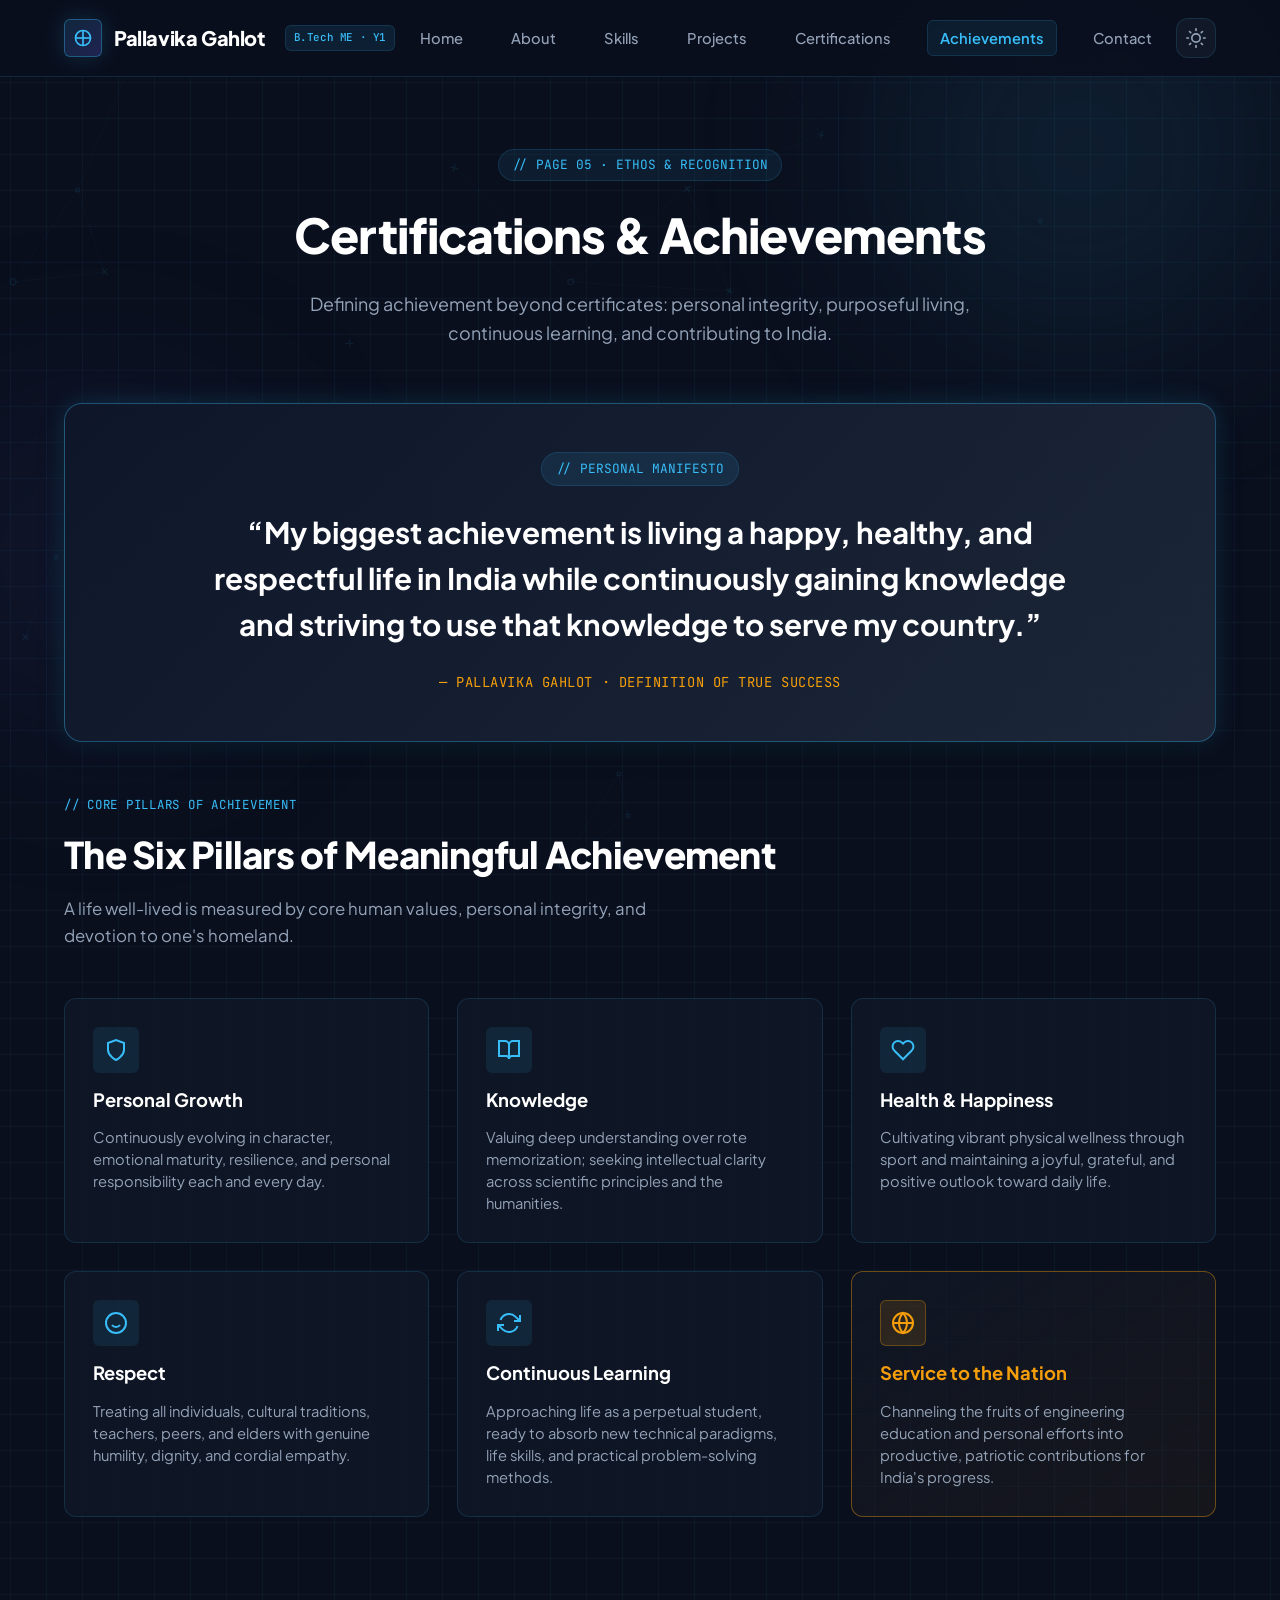
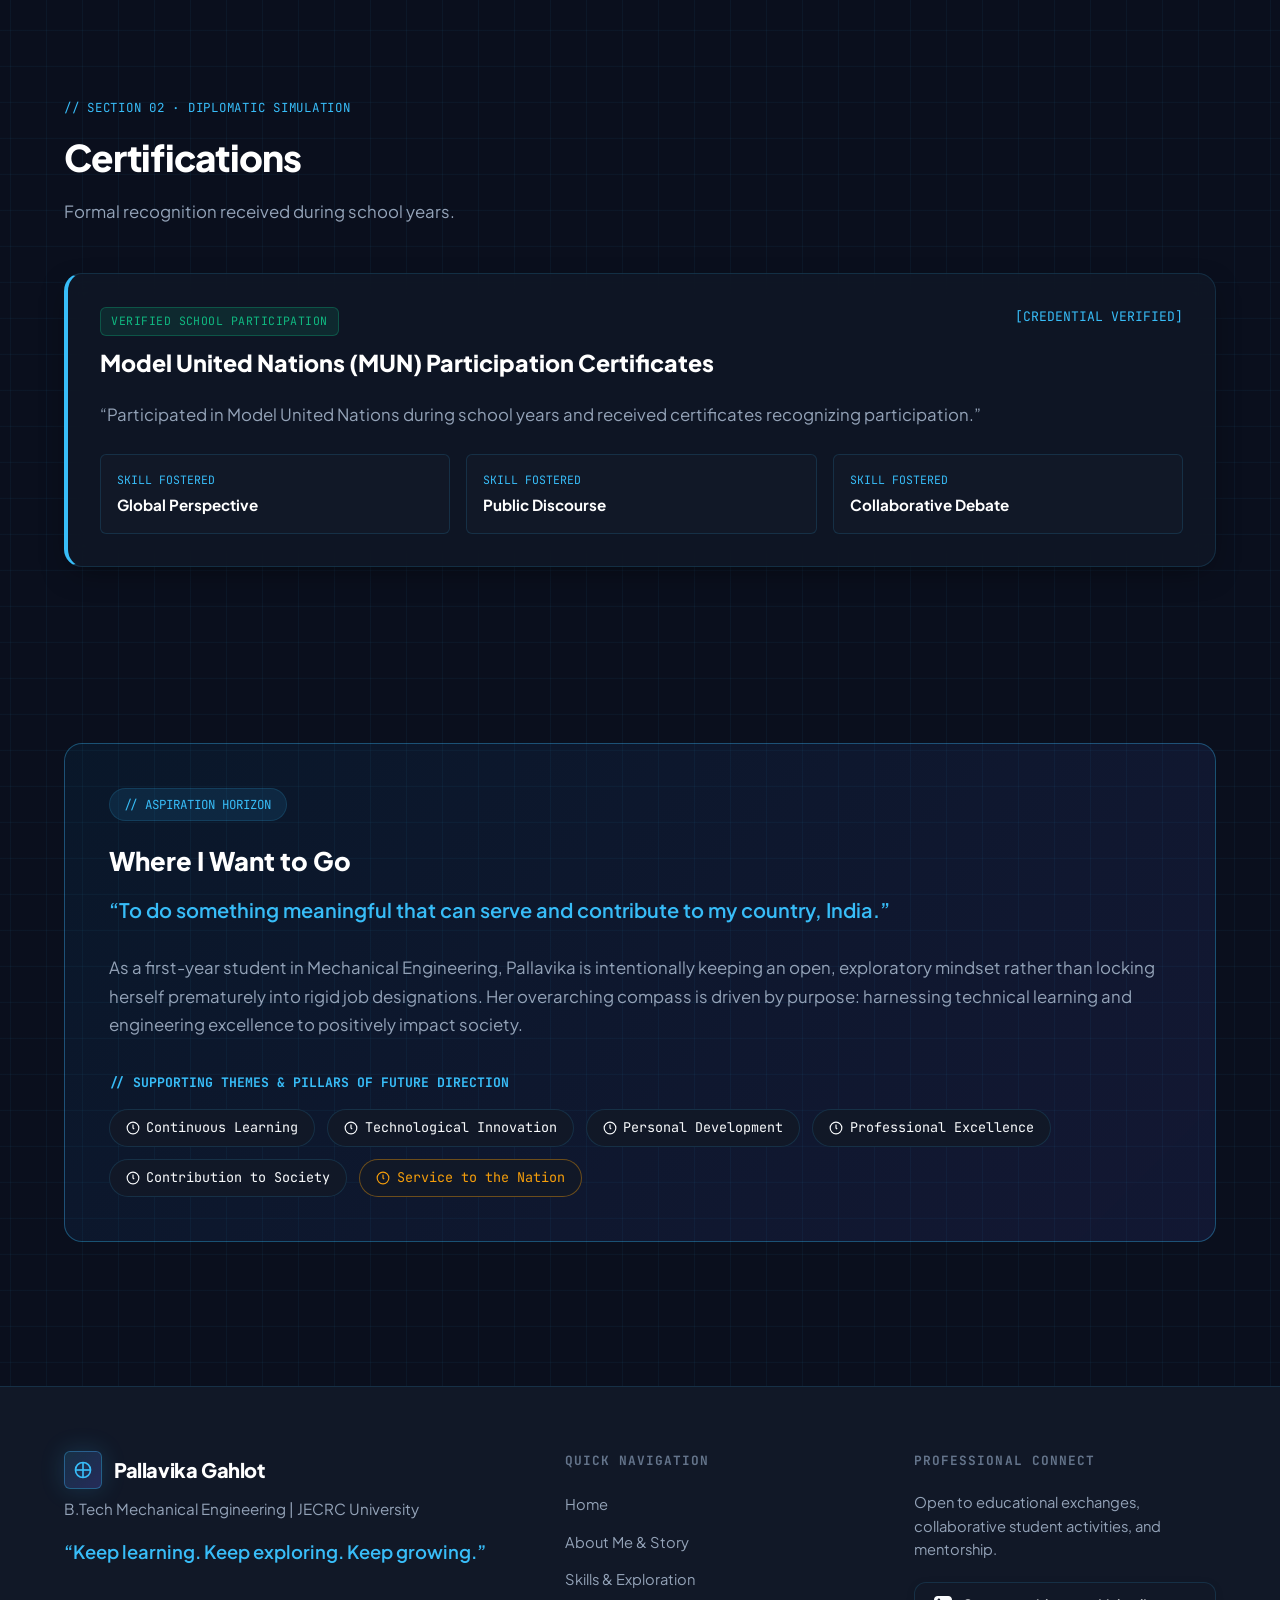
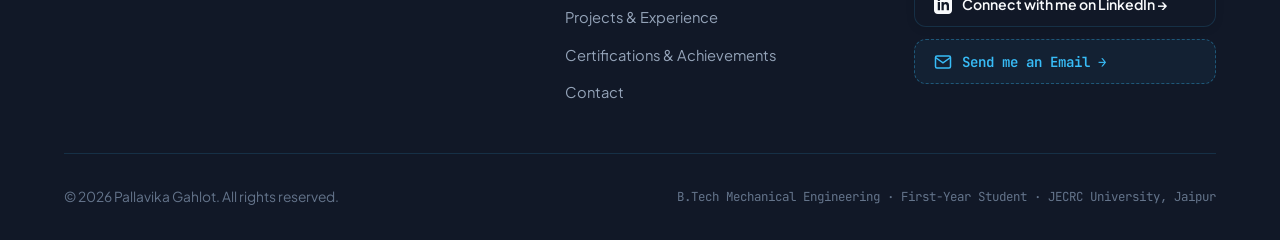
<file: achievements.html>
<!DOCTYPE html>
<html lang="en" data-theme="dark">
<head>
  <meta charset="UTF-8">
  <meta name="viewport" content="width=device-width, initial-scale=1.0">
  <title>Certifications & Achievements | Pallavika Gahlot</title>
  <meta name="description" content="Discover Pallavika Gahlot's Model United Nations (MUN) certifications, her profound personal definition of achievement, and her career goals for serving India.">
  <link rel="stylesheet" href="css/style.css">
  <link rel="stylesheet" href="css/blueprint.css">
</head>
<body>
  <!-- Ambient Background Lighting -->
  <div class="blueprint-background">
    <div class="ambient-light-1"></div>
    <div class="ambient-light-2"></div>
  </div>

  <!-- Sticky Navigation Bar -->
  <header class="navbar-header">
    <div class="container nav-container">
      <a href="index.html" class="brand-logo" aria-label="Pallavika Gahlot Home">
        <div class="brand-emblem">
          <svg width="20" height="20" viewBox="0 0 24 24" fill="none" stroke="currentColor" stroke-width="2">
            <circle cx="12" cy="12" r="9"></circle>
            <path d="M12 3v18"></path>
            <path d="M3 12h18"></path>
          </svg>
        </div>
        <span>Pallavika Gahlot</span>
        <span class="brand-badge">B.Tech ME · Y1</span>
      </a>

      <!-- Desktop Nav -->
      <nav aria-label="Main Navigation">
        <ul class="nav-links-desktop">
          <li><a href="index.html" class="nav-link">Home</a></li>
          <li><a href="about.html" class="nav-link">About</a></li>
          <li><a href="skills.html" class="nav-link">Skills</a></li>
          <li><a href="projects.html" class="nav-link">Projects</a></li>
          <li><a href="achievements.html#certifications" class="nav-link">Certifications</a></li>
          <li><a href="achievements.html" class="nav-link active">Achievements</a></li>
          <li><a href="contact.html" class="nav-link">Contact</a></li>
        </ul>
      </nav>

      <!-- Nav Actions -->
      <div class="nav-actions">
        <button class="theme-toggle-btn" aria-label="Toggle visual theme">
          <span class="theme-icon">
            <svg width="20" height="20" viewBox="0 0 24 24" fill="none" stroke="currentColor" stroke-width="2">
              <circle cx="12" cy="12" r="5"></circle>
              <line x1="12" y1="1" x2="12" y2="3"></line>
              <line x1="12" y1="21" x2="12" y2="23"></line>
            </svg>
          </span>
        </button>
        <button class="mobile-menu-btn" aria-label="Open mobile navigation" aria-expanded="false">
          <svg width="24" height="24" viewBox="0 0 24 24" fill="none" stroke="currentColor" stroke-width="2">
            <line x1="3" y1="12" x2="21" y2="12"></line>
            <line x1="3" y1="6" x2="21" y2="6"></line>
            <line x1="3" y1="18" x2="21" y2="18"></line>
          </svg>
        </button>
      </div>
    </div>
  </header>

  <!-- Mobile Drawer Menu -->
  <div class="mobile-nav-drawer" id="mobileNavDrawer" aria-label="Mobile Navigation">
    <a href="index.html" class="mobile-nav-link">Home <span>→</span></a>
    <a href="about.html" class="mobile-nav-link">About <span>→</span></a>
    <a href="skills.html" class="mobile-nav-link">Skills <span>→</span></a>
    <a href="projects.html" class="mobile-nav-link">Projects <span>→</span></a>
    <a href="achievements.html#certifications" class="mobile-nav-link">Certifications <span>→</span></a>
    <a href="achievements.html" class="mobile-nav-link active">Achievements <span>→</span></a>
    <a href="contact.html" class="mobile-nav-link">Contact <span>→</span></a>
  </div>

  <main>
    <!-- PAGE HEADER -->
    <section class="page-header">
      <div class="container">
        <div class="page-header-tag">// PAGE 05 · ETHOS & RECOGNITION</div>
        <h1 class="page-title">Certifications & Achievements</h1>
        <p class="page-subtitle">
          Defining achievement beyond certificates: personal integrity, purposeful living, continuous learning, and contributing to India.
        </p>
      </div>
    </section>

    <!-- SECTION 1: MY DEFINITION OF ACHIEVEMENT -->
    <section class="section-spacing" style="padding-top: 1rem;">
      <div class="container">
        <div class="achievement-quote-hero">
          <div style="display: inline-flex; align-items: center; gap: 0.5rem; padding: 0.35rem 0.9rem; background: rgba(56, 189, 248, 0.1); border: 1px solid var(--border-color); border-radius: var(--radius-full); font-family: var(--font-tech); font-size: 0.8rem; color: var(--accent-blue); margin-bottom: 1.5rem;">
            // PERSONAL MANIFESTO
          </div>

          <h2 class="achievement-statement">
            “My biggest achievement is living a happy, healthy, and respectful life in India while continuously gaining knowledge and striving to use that knowledge to serve my country.”
          </h2>

          <div style="font-family: var(--font-tech); font-size: 0.86rem; color: var(--accent-amber); letter-spacing: 0.04em;">
            — PALLAVIKA GAHLOT · DEFINITION OF TRUE SUCCESS
          </div>
        </div>

        <!-- 6 Core Value Cards -->
        <div class="section-header">
          <div class="section-tag">// Core Pillars of Achievement</div>
          <h3 class="section-title">The Six Pillars of Meaningful Achievement</h3>
          <p class="section-desc">
            A life well-lived is measured by core human values, personal integrity, and devotion to one's homeland.
          </p>
        </div>

        <div class="grid-3">
          <!-- 1. Personal Growth -->
          <div class="value-card">
            <div class="value-icon-box">
              <svg width="24" height="24" viewBox="0 0 24 24" fill="none" stroke="currentColor" stroke-width="2">
                <path d="M12 22s8-4 8-10V5l-8-3-8 3v7c0 6 8 10 8 10z"></path>
              </svg>
            </div>
            <h4 class="value-title">Personal Growth</h4>
            <p class="value-desc">
              Continuously evolving in character, emotional maturity, resilience, and personal responsibility each and every day.
            </p>
          </div>

          <!-- 2. Knowledge -->
          <div class="value-card">
            <div class="value-icon-box">
              <svg width="24" height="24" viewBox="0 0 24 24" fill="none" stroke="currentColor" stroke-width="2">
                <path d="M2 3h6a4 4 0 0 1 4 4v14a3 3 0 0 0-3-3H2z"></path>
                <path d="M22 3h-6a4 4 0 0 0-4 4v14a3 3 0 0 1 3-3h7z"></path>
              </svg>
            </div>
            <h4 class="value-title">Knowledge</h4>
            <p class="value-desc">
              Valuing deep understanding over rote memorization; seeking intellectual clarity across scientific principles and the humanities.
            </p>
          </div>

          <!-- 3. Health & Happiness -->
          <div class="value-card">
            <div class="value-icon-box">
              <svg width="24" height="24" viewBox="0 0 24 24" fill="none" stroke="currentColor" stroke-width="2">
                <path d="M20.84 4.61a5.5 5.5 0 0 0-7.78 0L12 5.67l-1.06-1.06a5.5 5.5 0 0 0-7.78 7.78l1.06 1.06L12 21.23l7.78-7.78 1.06-1.06a5.5 5.5 0 0 0 0-7.78z"></path>
              </svg>
            </div>
            <h4 class="value-title">Health & Happiness</h4>
            <p class="value-desc">
              Cultivating vibrant physical wellness through sport and maintaining a joyful, grateful, and positive outlook toward daily life.
            </p>
          </div>

          <!-- 4. Respect -->
          <div class="value-card">
            <div class="value-icon-box">
              <svg width="24" height="24" viewBox="0 0 24 24" fill="none" stroke="currentColor" stroke-width="2">
                <circle cx="12" cy="12" r="10"></circle>
                <path d="M8 14s1.5 2 4 2 4-2 4-2"></path>
                <line x1="9" y1="9" x2="9.01" y2="9"></line>
                <line x1="15" y1="9" x2="15.01" y2="9"></line>
              </svg>
            </div>
            <h4 class="value-title">Respect</h4>
            <p class="value-desc">
              Treating all individuals, cultural traditions, teachers, peers, and elders with genuine humility, dignity, and cordial empathy.
            </p>
          </div>

          <!-- 5. Continuous Learning -->
          <div class="value-card">
            <div class="value-icon-box">
              <svg width="24" height="24" viewBox="0 0 24 24" fill="none" stroke="currentColor" stroke-width="2">
                <polyline points="23 4 23 10 17 10"></polyline>
                <polyline points="1 20 1 14 7 14"></polyline>
                <path d="M3.51 9a9 9 0 0 1 14.85-3.36L23 10M1 14l4.64 4.36A9 9 0 0 0 20.49 15"></path>
              </svg>
            </div>
            <h4 class="value-title">Continuous Learning</h4>
            <p class="value-desc">
              Approaching life as a perpetual student, ready to absorb new technical paradigms, life skills, and practical problem-solving methods.
            </p>
          </div>

          <!-- 6. Service to the Nation -->
          <div class="value-card" style="border-color: rgba(245, 158, 11, 0.4); background: linear-gradient(145deg, var(--bg-card), rgba(245, 158, 11, 0.05));">
            <div class="value-icon-box" style="color: var(--accent-amber); background: rgba(245, 158, 11, 0.12); border: 1px solid rgba(245, 158, 11, 0.3);">
              <svg width="24" height="24" viewBox="0 0 24 24" fill="none" stroke="currentColor" stroke-width="2">
                <circle cx="12" cy="12" r="10"></circle>
                <line x1="2" y1="12" x2="22" y2="12"></line>
                <path d="M12 2a15.3 15.3 0 0 1 4 10 15.3 15.3 0 0 1-4 10 15.3 15.3 0 0 1-4-10 15.3 15.3 0 0 1 4-10z"></path>
              </svg>
            </div>
            <h4 class="value-title" style="color: var(--accent-amber);">Service to the Nation</h4>
            <p class="value-desc">
              Channeling the fruits of engineering education and personal efforts into productive, patriotic contributions for India's progress.
            </p>
          </div>
        </div>
      </div>
    </section>

    <!-- SECTION 2: CERTIFICATIONS (MUN) -->
    <section class="section-spacing" id="certifications">
      <div class="container">
        <div class="section-header">
          <div class="section-tag">// Section 02 · Diplomatic Simulation</div>
          <h2 class="section-title">Certifications</h2>
          <p class="section-desc">
            Formal recognition received during school years.
          </p>
        </div>

        <div class="card" style="border-left: 4px solid var(--accent-blue);">
          <div style="display: flex; justify-content: space-between; align-items: flex-start; flex-wrap: wrap; gap: 0.75rem; margin-bottom: 1.25rem;">
            <div>
              <span class="badge-tech-status badge-verified" style="margin-bottom: 0.5rem;">
                VERIFIED SCHOOL PARTICIPATION
              </span>
              <h3 style="font-size: 1.45rem; font-weight: 800; color: var(--text-bright);">
                Model United Nations (MUN) Participation Certificates
              </h3>
            </div>
            <div style="font-family: var(--font-tech); font-size: 0.82rem; color: var(--accent-blue);">
              [CREDENTIAL VERIFIED]
            </div>
          </div>

          <p style="font-size: 1.05rem; color: var(--text-secondary); line-height: 1.7; margin-bottom: 1.5rem;">
            “Participated in Model United Nations during school years and received certificates recognizing participation.”
          </p>

          <div style="display: grid; grid-template-columns: repeat(3, 1fr); gap: 1rem;">
            <div style="background: var(--bg-surface); padding: 1rem; border-radius: var(--radius-sm); border: 1px solid var(--border-color);">
              <div style="font-family: var(--font-tech); font-size: 0.72rem; color: var(--accent-blue);">SKILL FOSTERED</div>
              <div style="font-size: 0.95rem; font-weight: 700; color: var(--text-bright); margin-top: 0.25rem;">Global Perspective</div>
            </div>
            <div style="background: var(--bg-surface); padding: 1rem; border-radius: var(--radius-sm); border: 1px solid var(--border-color);">
              <div style="font-family: var(--font-tech); font-size: 0.72rem; color: var(--accent-blue);">SKILL FOSTERED</div>
              <div style="font-size: 0.95rem; font-weight: 700; color: var(--text-bright); margin-top: 0.25rem;">Public Discourse</div>
            </div>
            <div style="background: var(--bg-surface); padding: 1rem; border-radius: var(--radius-sm); border: 1px solid var(--border-color);">
              <div style="font-family: var(--font-tech); font-size: 0.72rem; color: var(--accent-blue);">SKILL FOSTERED</div>
              <div style="font-size: 0.95rem; font-weight: 700; color: var(--text-bright); margin-top: 0.25rem;">Collaborative Debate</div>
            </div>
          </div>
        </div>
      </div>
    </section>

    <!-- SECTION 3: CAREER GOALS — "WHERE I WANT TO GO" -->
    <section class="section-spacing" style="padding-bottom: 6rem;">
      <div class="container">
        <div class="career-goal-card">
          <div style="display: inline-flex; align-items: center; gap: 0.5rem; padding: 0.35rem 0.9rem; background: rgba(56, 189, 248, 0.1); border: 1px solid var(--border-color); border-radius: var(--radius-full); font-family: var(--font-tech); font-size: 0.78rem; color: var(--accent-blue); margin-bottom: 1.25rem;">
            // ASPIRATION HORIZON
          </div>

          <h2 class="career-goal-heading">Where I Want to Go</h2>

          <p class="career-goal-main">
            “To do something meaningful that can serve and contribute to my country, India.”
          </p>

          <p style="font-size: 1.05rem; color: var(--text-secondary); line-height: 1.7; margin-bottom: 2rem;">
            As a first-year student in Mechanical Engineering, Pallavika is intentionally keeping an open, exploratory mindset rather than locking herself prematurely into rigid job designations. Her overarching compass is driven by purpose: harnessing technical learning and engineering excellence to positively impact society.
          </p>

          <h4 style="font-family: var(--font-tech); font-size: 0.82rem; text-transform: uppercase; color: var(--accent-blue); margin-bottom: 1rem;">
            // Supporting Themes & Pillars of Future Direction
          </h4>

          <div class="themes-chips-container">
            <span class="theme-chip">
              <svg width="14" height="14" viewBox="0 0 24 24" fill="none" stroke="currentColor" stroke-width="2"><circle cx="12" cy="12" r="10"></circle><polyline points="12 6 12 12 14 14"></polyline></svg>
              Continuous Learning
            </span>
            <span class="theme-chip">
              <svg width="14" height="14" viewBox="0 0 24 24" fill="none" stroke="currentColor" stroke-width="2"><circle cx="12" cy="12" r="10"></circle><polyline points="12 6 12 12 14 14"></polyline></svg>
              Technological Innovation
            </span>
            <span class="theme-chip">
              <svg width="14" height="14" viewBox="0 0 24 24" fill="none" stroke="currentColor" stroke-width="2"><circle cx="12" cy="12" r="10"></circle><polyline points="12 6 12 12 14 14"></polyline></svg>
              Personal Development
            </span>
            <span class="theme-chip">
              <svg width="14" height="14" viewBox="0 0 24 24" fill="none" stroke="currentColor" stroke-width="2"><circle cx="12" cy="12" r="10"></circle><polyline points="12 6 12 12 14 14"></polyline></svg>
              Professional Excellence
            </span>
            <span class="theme-chip">
              <svg width="14" height="14" viewBox="0 0 24 24" fill="none" stroke="currentColor" stroke-width="2"><circle cx="12" cy="12" r="10"></circle><polyline points="12 6 12 12 14 14"></polyline></svg>
              Contribution to Society
            </span>
            <span class="theme-chip" style="color: var(--accent-amber); border-color: rgba(245, 158, 11, 0.4);">
              <svg width="14" height="14" viewBox="0 0 24 24" fill="none" stroke="currentColor" stroke-width="2"><circle cx="12" cy="12" r="10"></circle><polyline points="12 6 12 12 14 14"></polyline></svg>
              Service to the Nation
            </span>
          </div>
        </div>
      </div>
    </section>
  </main>

  <!-- PROFESSIONAL FOOTER -->
  <footer class="site-footer">
    <div class="container">
      <div class="footer-grid">
        <div>
          <div class="brand-logo" style="margin-bottom: 0.5rem;">
            <div class="brand-emblem">
              <svg width="20" height="20" viewBox="0 0 24 24" fill="none" stroke="currentColor" stroke-width="2">
                <circle cx="12" cy="12" r="9"></circle>
                <path d="M12 3v18"></path>
                <path d="M3 12h18"></path>
              </svg>
            </div>
            <span>Pallavika Gahlot</span>
          </div>
          <p style="color: var(--text-secondary); font-size: 0.95rem;">
            B.Tech Mechanical Engineering | JECRC University
          </p>
          <p class="footer-quote">
            “Keep learning. Keep exploring. Keep growing.”
          </p>
        </div>

        <div>
          <h4 class="footer-heading">Quick Navigation</h4>
          <ul class="footer-links-list">
            <li><a href="index.html" class="footer-link">Home</a></li>
            <li><a href="about.html" class="footer-link">About Me & Story</a></li>
            <li><a href="skills.html" class="footer-link">Skills & Exploration</a></li>
            <li><a href="projects.html" class="footer-link">Projects & Experience</a></li>
            <li><a href="achievements.html" class="footer-link">Certifications & Achievements</a></li>
            <li><a href="contact.html" class="footer-link">Contact</a></li>
          </ul>
        </div>

        <div>
          <h4 class="footer-heading">Professional Connect</h4>
          <p style="color: var(--text-secondary); font-size: 0.92rem; margin-bottom: 1.25rem;">
            Open to educational exchanges, collaborative student activities, and mentorship.
          </p>
          <div style="display: flex; flex-direction: column; gap: 0.75rem;">
            <a href="https://www.linkedin.com/in/pallavika-gahlot-91a79342b?utm_source=share_via&utm_content=profile&utm_medium=member_android" target="_blank" rel="noopener noreferrer" class="btn btn-secondary" style="font-size: 0.88rem; padding: 0.65rem 1.2rem; justify-content: flex-start;">
              <svg width="18" height="18" viewBox="0 0 24 24" fill="currentColor">
                <path d="M19 0h-14c-2.761 0-5 2.239-5 5v14c0 2.761 2.239 5 5 5h14c2.762 0 5-2.239 5-5v-14c0-2.761-2.238-5-5-5zm-11 19h-3v-11h3v11zm-1.5-12.268c-.966 0-1.75-.79-1.75-1.764s.784-1.764 1.75-1.764 1.75.79 1.75 1.764-.783 1.764-1.75 1.764zm13.5 12.268h-3v-5.604c0-3.368-4-3.113-4 0v5.604h-3v-11h3v1.765c1.396-2.586 7-2.777 7 2.476v6.759z"/>
              </svg>
              Connect with me on LinkedIn →
            </a>
            <a href="mailto:pallavika.26bmen0022@jecrcu.edu.in" class="btn btn-blueprint" style="font-size: 0.88rem; padding: 0.65rem 1.2rem; justify-content: flex-start;">
              <svg width="18" height="18" viewBox="0 0 24 24" fill="none" stroke="currentColor" stroke-width="2">
                <path d="M4 4h16c1.1 0 2 .9 2 2v12c0 1.1-.9 2-2 2H4c-1.1 0-2-.9-2-2V6c0-1.1.9-2 2-2z"></path>
                <polyline points="22,6 12,13 2,6"></polyline>
              </svg>
              Send me an Email →
            </a>
          </div>
        </div>
      </div>

      <div class="footer-bottom-bar">
        <div>
          © 2026 Pallavika Gahlot. All rights reserved.
        </div>
        <div style="font-family: var(--font-tech); font-size: 0.78rem;">
          B.Tech Mechanical Engineering · First-Year Student · JECRC University, Jaipur
        </div>
      </div>
    </div>
  </footer>

  <script src="js/blueprint-canvas.js"></script>
  <script src="js/main.js"></script>
</body>
</html>
</file>
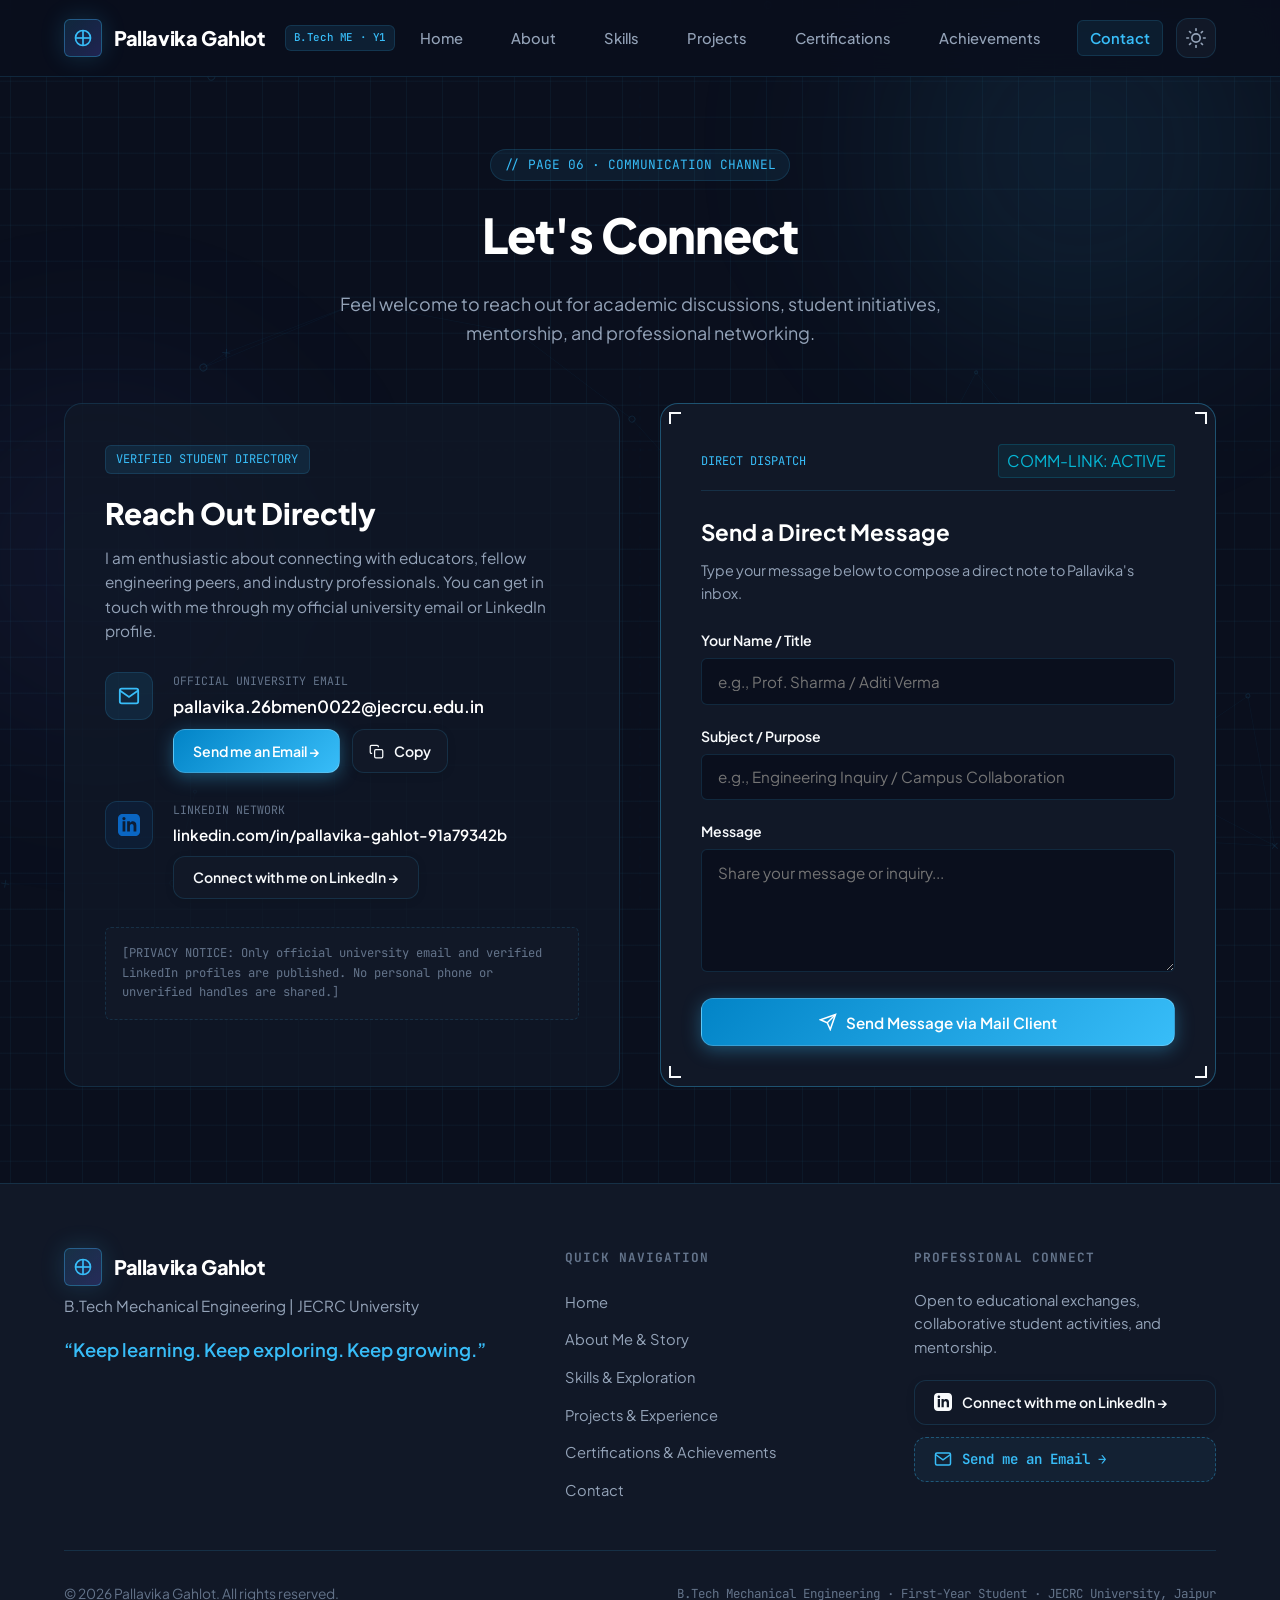
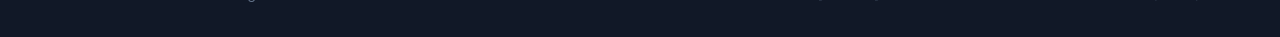
<file: contact.html>
<!DOCTYPE html>
<html lang="en" data-theme="dark">
<head>
  <meta charset="UTF-8">
  <meta name="viewport" content="width=device-width, initial-scale=1.0">
  <title>Contact | Pallavika Gahlot</title>
  <meta name="description" content="Connect with Pallavika Gahlot, a first-year B.Tech Mechanical Engineering student at JECRC University, via verified email and LinkedIn.">
  <link rel="stylesheet" href="css/style.css">
  <link rel="stylesheet" href="css/blueprint.css">
</head>
<body>
  <!-- Ambient Background Lighting -->
  <div class="blueprint-background">
    <div class="ambient-light-1"></div>
    <div class="ambient-light-2"></div>
  </div>

  <!-- Sticky Navigation Bar -->
  <header class="navbar-header">
    <div class="container nav-container">
      <a href="index.html" class="brand-logo" aria-label="Pallavika Gahlot Home">
        <div class="brand-emblem">
          <svg width="20" height="20" viewBox="0 0 24 24" fill="none" stroke="currentColor" stroke-width="2">
            <circle cx="12" cy="12" r="9"></circle>
            <path d="M12 3v18"></path>
            <path d="M3 12h18"></path>
          </svg>
        </div>
        <span>Pallavika Gahlot</span>
        <span class="brand-badge">B.Tech ME · Y1</span>
      </a>

      <!-- Desktop Nav -->
      <nav aria-label="Main Navigation">
        <ul class="nav-links-desktop">
          <li><a href="index.html" class="nav-link">Home</a></li>
          <li><a href="about.html" class="nav-link">About</a></li>
          <li><a href="skills.html" class="nav-link">Skills</a></li>
          <li><a href="projects.html" class="nav-link">Projects</a></li>
          <li><a href="achievements.html#certifications" class="nav-link">Certifications</a></li>
          <li><a href="achievements.html" class="nav-link">Achievements</a></li>
          <li><a href="contact.html" class="nav-link active">Contact</a></li>
        </ul>
      </nav>

      <!-- Nav Actions -->
      <div class="nav-actions">
        <button class="theme-toggle-btn" aria-label="Toggle visual theme">
          <span class="theme-icon">
            <svg width="20" height="20" viewBox="0 0 24 24" fill="none" stroke="currentColor" stroke-width="2">
              <circle cx="12" cy="12" r="5"></circle>
              <line x1="12" y1="1" x2="12" y2="3"></line>
              <line x1="12" y1="21" x2="12" y2="23"></line>
            </svg>
          </span>
        </button>
        <button class="mobile-menu-btn" aria-label="Open mobile navigation" aria-expanded="false">
          <svg width="24" height="24" viewBox="0 0 24 24" fill="none" stroke="currentColor" stroke-width="2">
            <line x1="3" y1="12" x2="21" y2="12"></line>
            <line x1="3" y1="6" x2="21" y2="6"></line>
            <line x1="3" y1="18" x2="21" y2="18"></line>
          </svg>
        </button>
      </div>
    </div>
  </header>

  <!-- Mobile Drawer Menu -->
  <div class="mobile-nav-drawer" id="mobileNavDrawer" aria-label="Mobile Navigation">
    <a href="index.html" class="mobile-nav-link">Home <span>→</span></a>
    <a href="about.html" class="mobile-nav-link">About <span>→</span></a>
    <a href="skills.html" class="mobile-nav-link">Skills <span>→</span></a>
    <a href="projects.html" class="mobile-nav-link">Projects <span>→</span></a>
    <a href="achievements.html#certifications" class="mobile-nav-link">Certifications <span>→</span></a>
    <a href="achievements.html" class="mobile-nav-link">Achievements <span>→</span></a>
    <a href="contact.html" class="mobile-nav-link active">Contact <span>→</span></a>
  </div>

  <main>
    <!-- PAGE HEADER -->
    <section class="page-header">
      <div class="container">
        <div class="page-header-tag">// PAGE 06 · COMMUNICATION CHANNEL</div>
        <h1 class="page-title">Let's Connect</h1>
        <p class="page-subtitle">
          Feel welcome to reach out for academic discussions, student initiatives, mentorship, and professional networking.
        </p>
      </div>
    </section>

    <!-- SECTION: CONTACT CHANNELS -->
    <section class="section-spacing" style="padding-top: 1rem; padding-bottom: 6rem;">
      <div class="container">
        <div class="contact-container-grid">
          <!-- Official Verified Channels -->
          <div class="contact-card-info">
            <div>
              <div style="display: inline-flex; align-items: center; gap: 0.5rem; padding: 0.25rem 0.65rem; background: rgba(56, 189, 248, 0.1); border: 1px solid var(--border-color); border-radius: var(--radius-sm); font-family: var(--font-tech); font-size: 0.75rem; color: var(--accent-blue); margin-bottom: 1rem;">
                VERIFIED STUDENT DIRECTORY
              </div>
              <h2 style="font-size: 1.85rem; font-weight: 800; color: var(--text-bright); margin-bottom: 0.5rem;">
                Reach Out Directly
              </h2>
              <p style="color: var(--text-secondary); font-size: 0.96rem; line-height: 1.6;">
                I am enthusiastic about connecting with educators, fellow engineering peers, and industry professionals. You can get in touch with me through my official university email or LinkedIn profile.
              </p>
            </div>

            <!-- Email Channel -->
            <div class="contact-channel-item">
              <div class="contact-channel-icon">
                <svg width="22" height="22" viewBox="0 0 24 24" fill="none" stroke="currentColor" stroke-width="2">
                  <path d="M4 4h16c1.1 0 2 .9 2 2v12c0 1.1-.9 2-2 2H4c-1.1 0-2-.9-2-2V6c0-1.1.9-2 2-2z"></path>
                  <polyline points="22,6 12,13 2,6"></polyline>
                </svg>
              </div>
              <div style="flex-grow: 1;">
                <div class="contact-channel-label">Official University Email</div>
                <div class="contact-channel-value">pallavika.26bmen0022@jecrcu.edu.in</div>
                <div style="display: flex; gap: 0.75rem; flex-wrap: wrap; margin-top: 0.5rem;">
                  <a href="mailto:pallavika.26bmen0022@jecrcu.edu.in" class="btn btn-primary" style="padding: 0.6rem 1.2rem; font-size: 0.88rem;">
                    Send me an Email →
                  </a>
                  <button class="btn btn-secondary btn-copy-email" style="padding: 0.6rem 1rem; font-size: 0.88rem;" title="Copy email address">
                    <svg width="15" height="15" viewBox="0 0 24 24" fill="none" stroke="currentColor" stroke-width="2">
                      <rect x="9" y="9" width="13" height="13" rx="2" ry="2"></rect>
                      <path d="M5 15H4a2 2 0 0 1-2-2V4a2 2 0 0 1 2-2h9a2 2 0 0 1 2 2v1"></path>
                    </svg>
                    Copy
                  </button>
                </div>
              </div>
            </div>

            <!-- LinkedIn Channel -->
            <div class="contact-channel-item">
              <div class="contact-channel-icon" style="color: #0a66c2; background: rgba(10, 102, 194, 0.1);">
                <svg width="22" height="22" viewBox="0 0 24 24" fill="currentColor">
                  <path d="M19 0h-14c-2.761 0-5 2.239-5 5v14c0 2.761 2.239 5 5 5h14c2.762 0 5-2.239 5-5v-14c0-2.761-2.238-5-5-5zm-11 19h-3v-11h3v11zm-1.5-12.268c-.966 0-1.75-.79-1.75-1.764s.784-1.764 1.75-1.764 1.75.79 1.75 1.764-.783 1.764-1.75 1.764zm13.5 12.268h-3v-5.604c0-3.368-4-3.113-4 0v5.604h-3v-11h3v1.765c1.396-2.586 7-2.777 7 2.476v6.759z"/>
                </svg>
              </div>
              <div style="flex-grow: 1;">
                <div class="contact-channel-label">LinkedIn Network</div>
                <div class="contact-channel-value" style="font-size: 0.95rem;">
                  linkedin.com/in/pallavika-gahlot-91a79342b
                </div>
                <div style="margin-top: 0.5rem;">
                  <a href="https://www.linkedin.com/in/pallavika-gahlot-91a79342b?utm_source=share_via&utm_content=profile&utm_medium=member_android" target="_blank" rel="noopener noreferrer" class="btn btn-secondary" style="padding: 0.6rem 1.2rem; font-size: 0.88rem;">
                    Connect with me on LinkedIn →
                  </a>
                </div>
              </div>
            </div>

            <!-- Authentic Directory Notice -->
            <div style="background: var(--bg-surface); border: 1px dashed var(--border-color); border-radius: var(--radius-sm); padding: 1rem; font-family: var(--font-tech); font-size: 0.76rem; color: var(--text-muted);">
              [PRIVACY NOTICE: Only official university email and verified LinkedIn profiles are published. No personal phone or unverified handles are shared.]
            </div>
          </div>

          <!-- Interactive Message Form -->
          <div class="contact-interactive-card">
            <div class="tech-bracket-tl"></div>
            <div class="tech-bracket-tr"></div>
            <div class="tech-bracket-bl"></div>
            <div class="tech-bracket-br"></div>

            <div style="display: flex; justify-content: space-between; align-items: center; margin-bottom: 1.5rem; border-bottom: 1px solid var(--border-color); padding-bottom: 0.75rem;">
              <span style="font-family: var(--font-tech); font-size: 0.75rem; color: var(--accent-blue);">
                DIRECT DISPATCH
              </span>
              <span class="spec-badge">COMM-LINK: ACTIVE</span>
            </div>

            <h3 style="font-size: 1.4rem; font-weight: 700; color: var(--text-bright); margin-bottom: 0.5rem;">
              Send a Direct Message
            </h3>
            <p style="color: var(--text-secondary); font-size: 0.9rem; margin-bottom: 1.5rem;">
              Type your message below to compose a direct note to Pallavika's inbox.
            </p>

            <form id="contactForm">
              <div class="contact-form-group">
                <label for="senderName" class="contact-form-label">Your Name / Title</label>
                <input type="text" id="senderName" class="contact-form-input" placeholder="e.g., Prof. Sharma / Aditi Verma" required>
              </div>

              <div class="contact-form-group">
                <label for="senderSubject" class="contact-form-label">Subject / Purpose</label>
                <input type="text" id="senderSubject" class="contact-form-input" placeholder="e.g., Engineering Inquiry / Campus Collaboration" required>
              </div>

              <div class="contact-form-group">
                <label for="senderMessage" class="contact-form-label">Message</label>
                <textarea id="senderMessage" class="contact-form-textarea" rows="5" placeholder="Share your message or inquiry..." required></textarea>
              </div>

              <button type="submit" class="btn btn-primary" style="width: 100%;">
                <svg width="18" height="18" viewBox="0 0 24 24" fill="none" stroke="currentColor" stroke-width="2">
                  <line x1="22" y1="2" x2="11" y2="13"></line>
                  <polygon points="22 2 15 22 11 13 2 9 22 2"></polygon>
                </svg>
                Send Message via Mail Client
              </button>
            </form>
          </div>
        </div>
      </div>
    </section>
  </main>

  <!-- PROFESSIONAL FOOTER -->
  <footer class="site-footer">
    <div class="container">
      <div class="footer-grid">
        <div>
          <div class="brand-logo" style="margin-bottom: 0.5rem;">
            <div class="brand-emblem">
              <svg width="20" height="20" viewBox="0 0 24 24" fill="none" stroke="currentColor" stroke-width="2">
                <circle cx="12" cy="12" r="9"></circle>
                <path d="M12 3v18"></path>
                <path d="M3 12h18"></path>
              </svg>
            </div>
            <span>Pallavika Gahlot</span>
          </div>
          <p style="color: var(--text-secondary); font-size: 0.95rem;">
            B.Tech Mechanical Engineering | JECRC University
          </p>
          <p class="footer-quote">
            “Keep learning. Keep exploring. Keep growing.”
          </p>
        </div>

        <div>
          <h4 class="footer-heading">Quick Navigation</h4>
          <ul class="footer-links-list">
            <li><a href="index.html" class="footer-link">Home</a></li>
            <li><a href="about.html" class="footer-link">About Me & Story</a></li>
            <li><a href="skills.html" class="footer-link">Skills & Exploration</a></li>
            <li><a href="projects.html" class="footer-link">Projects & Experience</a></li>
            <li><a href="achievements.html" class="footer-link">Certifications & Achievements</a></li>
            <li><a href="contact.html" class="footer-link">Contact</a></li>
          </ul>
        </div>

        <div>
          <h4 class="footer-heading">Professional Connect</h4>
          <p style="color: var(--text-secondary); font-size: 0.92rem; margin-bottom: 1.25rem;">
            Open to educational exchanges, collaborative student activities, and mentorship.
          </p>
          <div style="display: flex; flex-direction: column; gap: 0.75rem;">
            <a href="https://www.linkedin.com/in/pallavika-gahlot-91a79342b?utm_source=share_via&utm_content=profile&utm_medium=member_android" target="_blank" rel="noopener noreferrer" class="btn btn-secondary" style="font-size: 0.88rem; padding: 0.65rem 1.2rem; justify-content: flex-start;">
              <svg width="18" height="18" viewBox="0 0 24 24" fill="currentColor">
                <path d="M19 0h-14c-2.761 0-5 2.239-5 5v14c0 2.761 2.239 5 5 5h14c2.762 0 5-2.239 5-5v-14c0-2.761-2.238-5-5-5zm-11 19h-3v-11h3v11zm-1.5-12.268c-.966 0-1.75-.79-1.75-1.764s.784-1.764 1.75-1.764 1.75.79 1.75 1.764-.783 1.764-1.75 1.764zm13.5 12.268h-3v-5.604c0-3.368-4-3.113-4 0v5.604h-3v-11h3v1.765c1.396-2.586 7-2.777 7 2.476v6.759z"/>
              </svg>
              Connect with me on LinkedIn →
            </a>
            <a href="mailto:pallavika.26bmen0022@jecrcu.edu.in" class="btn btn-blueprint" style="font-size: 0.88rem; padding: 0.65rem 1.2rem; justify-content: flex-start;">
              <svg width="18" height="18" viewBox="0 0 24 24" fill="none" stroke="currentColor" stroke-width="2">
                <path d="M4 4h16c1.1 0 2 .9 2 2v12c0 1.1-.9 2-2 2H4c-1.1 0-2-.9-2-2V6c0-1.1.9-2 2-2z"></path>
                <polyline points="22,6 12,13 2,6"></polyline>
              </svg>
              Send me an Email →
            </a>
          </div>
        </div>
      </div>

      <div class="footer-bottom-bar">
        <div>
          © 2026 Pallavika Gahlot. All rights reserved.
        </div>
        <div style="font-family: var(--font-tech); font-size: 0.78rem;">
          B.Tech Mechanical Engineering · First-Year Student · JECRC University, Jaipur
        </div>
      </div>
    </div>
  </footer>

  <script src="js/blueprint-canvas.js"></script>
  <script src="js/main.js"></script>
</body>
</html>
</file>
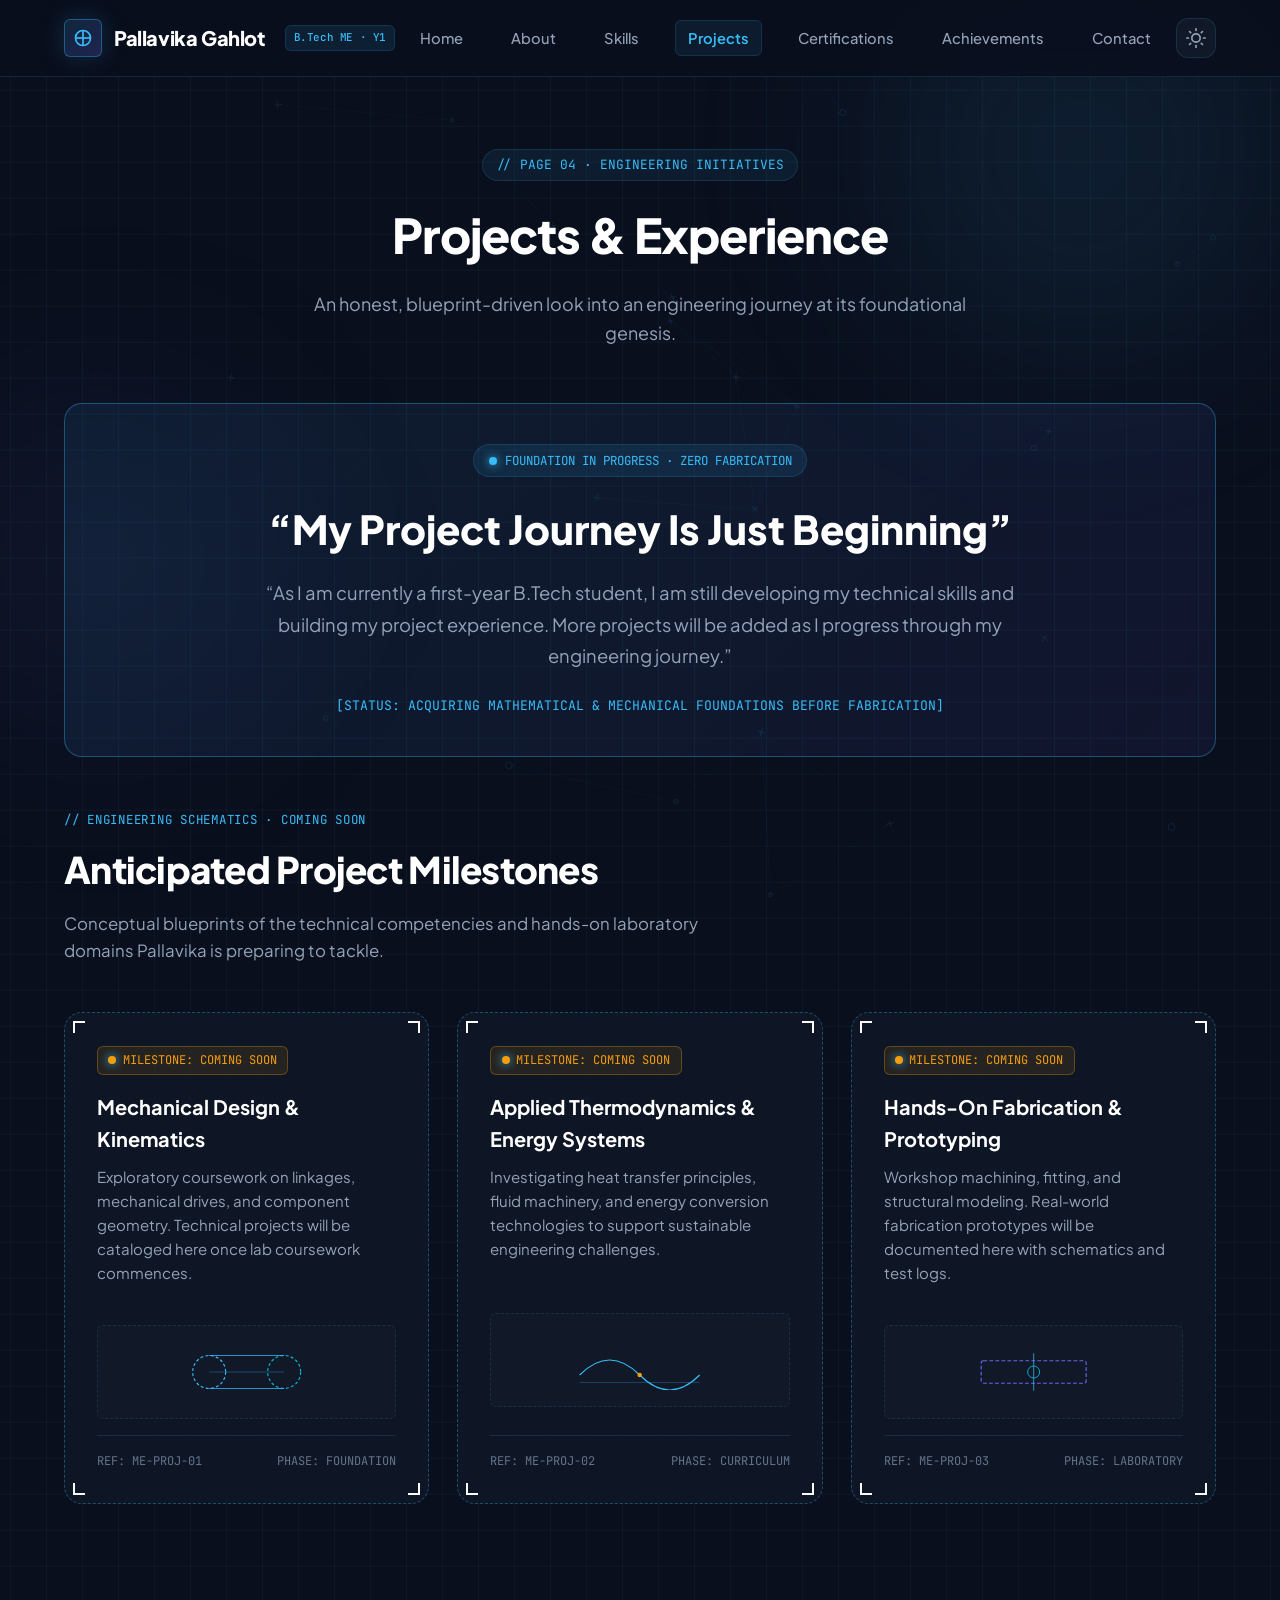
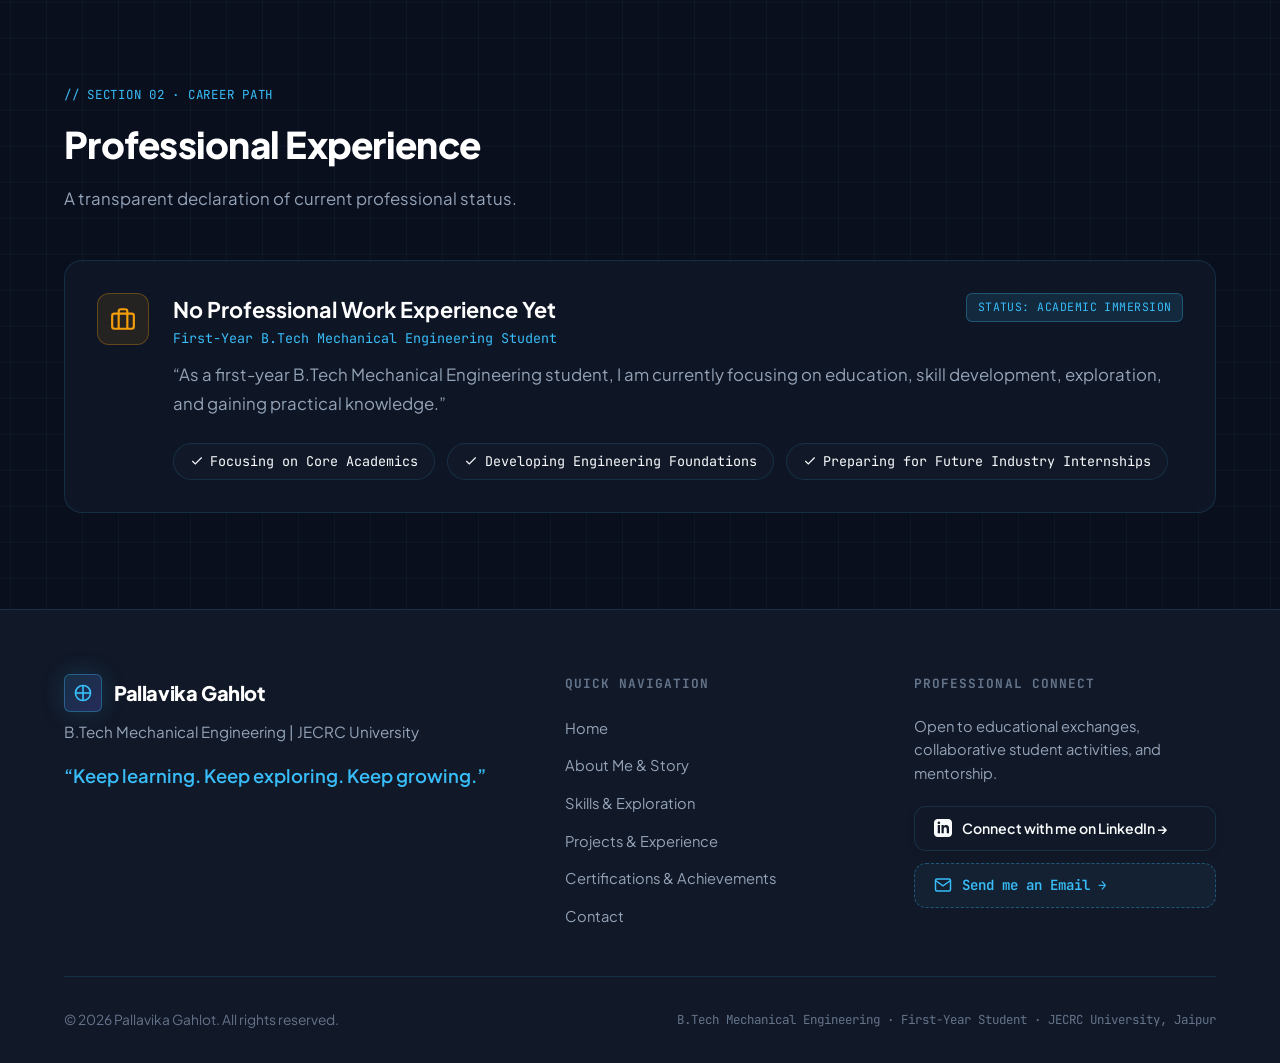
<file: projects.html>
<!DOCTYPE html>
<html lang="en" data-theme="dark">
<head>
  <meta charset="UTF-8">
  <meta name="viewport" content="width=device-width, initial-scale=1.0">
  <title>Projects & Experience | Pallavika Gahlot</title>
  <meta name="description" content="Explore Pallavika Gahlot's project journey and professional development roadmap as a first-year Mechanical Engineering student at JECRC University.">
  <link rel="stylesheet" href="css/style.css">
  <link rel="stylesheet" href="css/blueprint.css">
</head>
<body>
  <!-- Ambient Background Lighting -->
  <div class="blueprint-background">
    <div class="ambient-light-1"></div>
    <div class="ambient-light-2"></div>
  </div>

  <!-- Sticky Navigation Bar -->
  <header class="navbar-header">
    <div class="container nav-container">
      <a href="index.html" class="brand-logo" aria-label="Pallavika Gahlot Home">
        <div class="brand-emblem">
          <svg width="20" height="20" viewBox="0 0 24 24" fill="none" stroke="currentColor" stroke-width="2">
            <circle cx="12" cy="12" r="9"></circle>
            <path d="M12 3v18"></path>
            <path d="M3 12h18"></path>
          </svg>
        </div>
        <span>Pallavika Gahlot</span>
        <span class="brand-badge">B.Tech ME · Y1</span>
      </a>

      <!-- Desktop Nav -->
      <nav aria-label="Main Navigation">
        <ul class="nav-links-desktop">
          <li><a href="index.html" class="nav-link">Home</a></li>
          <li><a href="about.html" class="nav-link">About</a></li>
          <li><a href="skills.html" class="nav-link">Skills</a></li>
          <li><a href="projects.html" class="nav-link active">Projects</a></li>
          <li><a href="achievements.html#certifications" class="nav-link">Certifications</a></li>
          <li><a href="achievements.html" class="nav-link">Achievements</a></li>
          <li><a href="contact.html" class="nav-link">Contact</a></li>
        </ul>
      </nav>

      <!-- Nav Actions -->
      <div class="nav-actions">
        <button class="theme-toggle-btn" aria-label="Toggle visual theme">
          <span class="theme-icon">
            <svg width="20" height="20" viewBox="0 0 24 24" fill="none" stroke="currentColor" stroke-width="2">
              <circle cx="12" cy="12" r="5"></circle>
              <line x1="12" y1="1" x2="12" y2="3"></line>
              <line x1="12" y1="21" x2="12" y2="23"></line>
            </svg>
          </span>
        </button>
        <button class="mobile-menu-btn" aria-label="Open mobile navigation" aria-expanded="false">
          <svg width="24" height="24" viewBox="0 0 24 24" fill="none" stroke="currentColor" stroke-width="2">
            <line x1="3" y1="12" x2="21" y2="12"></line>
            <line x1="3" y1="6" x2="21" y2="6"></line>
            <line x1="3" y1="18" x2="21" y2="18"></line>
          </svg>
        </button>
      </div>
    </div>
  </header>

  <!-- Mobile Drawer Menu -->
  <div class="mobile-nav-drawer" id="mobileNavDrawer" aria-label="Mobile Navigation">
    <a href="index.html" class="mobile-nav-link">Home <span>→</span></a>
    <a href="about.html" class="mobile-nav-link">About <span>→</span></a>
    <a href="skills.html" class="mobile-nav-link">Skills <span>→</span></a>
    <a href="projects.html" class="mobile-nav-link active">Projects <span>→</span></a>
    <a href="achievements.html#certifications" class="mobile-nav-link">Certifications <span>→</span></a>
    <a href="achievements.html" class="mobile-nav-link">Achievements <span>→</span></a>
    <a href="contact.html" class="mobile-nav-link">Contact <span>→</span></a>
  </div>

  <main>
    <!-- PAGE HEADER -->
    <section class="page-header">
      <div class="container">
        <div class="page-header-tag">// PAGE 04 · ENGINEERING INITIATIVES</div>
        <h1 class="page-title">Projects & Experience</h1>
        <p class="page-subtitle">
          An honest, blueprint-driven look into an engineering journey at its foundational genesis.
        </p>
      </div>
    </section>

    <!-- SECTION 1: PROJECT JOURNEY ANNOUNCEMENT -->
    <section class="section-spacing" style="padding-top: 1rem;">
      <div class="container">
        <!-- Main Honest Announcement Banner -->
        <div class="project-banner-intro">
          <div style="display: inline-flex; align-items: center; gap: 0.5rem; padding: 0.35rem 0.9rem; background: rgba(56, 189, 248, 0.1); border: 1px solid var(--border-color); border-radius: var(--radius-full); font-family: var(--font-tech); font-size: 0.78rem; color: var(--accent-blue); margin-bottom: 1.25rem;">
            <span class="pulsing-dot"></span>
            FOUNDATION IN PROGRESS · ZERO FABRICATION
          </div>

          <h2 style="font-size: clamp(1.8rem, 3.5vw, 2.5rem); font-weight: 800; color: var(--text-bright); margin-bottom: 1rem;">
            “My Project Journey Is Just Beginning”
          </h2>

          <p style="font-size: 1.15rem; color: var(--text-secondary); max-width: 780px; margin: 0 auto 1.5rem auto; line-height: 1.7;">
            “As I am currently a first-year B.Tech student, I am still developing my technical skills and building my project experience. More projects will be added as I progress through my engineering journey.”
          </p>

          <div style="font-family: var(--font-tech); font-size: 0.82rem; color: var(--accent-blue);">
            [STATUS: ACQUIRING MATHEMATICAL & MECHANICAL FOUNDATIONS BEFORE FABRICATION]
          </div>
        </div>

        <!-- VISUALLY INTERESTING "COMING SOON" ENGINEERING PROJECT CARDS -->
        <div class="section-header" style="margin-top: 2rem;">
          <div class="section-tag">// Engineering Schematics · Coming Soon</div>
          <h3 class="section-title">Anticipated Project Milestones</h3>
          <p class="section-desc">
            Conceptual blueprints of the technical competencies and hands-on laboratory domains Pallavika is preparing to tackle.
          </p>
        </div>

        <div class="grid-3">
          <!-- Coming Soon Card 1 -->
          <div class="blueprint-project-card">
            <!-- Corner Brackets -->
            <div class="tech-bracket-tl"></div>
            <div class="tech-bracket-tr"></div>
            <div class="tech-bracket-bl"></div>
            <div class="tech-bracket-br"></div>

            <div>
              <div class="project-status-tag">
                <span class="pulsing-dot" style="background: var(--accent-amber);"></span>
                MILESTONE: COMING SOON
              </div>

              <h4 class="project-card-title">Mechanical Design & Kinematics</h4>
              <p class="project-card-desc">
                Exploratory coursework on linkages, mechanical drives, and component geometry. Technical projects will be cataloged here once lab coursework commences.
              </p>
            </div>

            <!-- Blueprint SVG Watermark / Drawing -->
            <div style="margin: 1rem 0; border: 1px dashed var(--border-color); border-radius: var(--radius-sm); padding: 1rem; background: var(--bg-surface);">
              <svg viewBox="0 0 200 80" fill="none" style="width: 100%; height: 60px;">
                <circle cx="50" cy="40" r="22" stroke="var(--accent-blue)" stroke-width="1.5" stroke-dasharray="4 3"/>
                <circle cx="150" cy="40" r="22" stroke="var(--accent-cyan)" stroke-width="1.5" stroke-dasharray="4 3"/>
                <line x1="50" y1="40" x2="150" y2="40" stroke="var(--border-strong)" stroke-width="1.2"/>
                <line x1="50" y1="18" x2="150" y2="18" stroke="var(--accent-blue)" stroke-width="1"/>
                <line x1="50" y1="62" x2="150" y2="62" stroke="var(--accent-blue)" stroke-width="1"/>
              </svg>
            </div>

            <div class="project-schematic-footer">
              <span>REF: ME-PROJ-01</span>
              <span>PHASE: FOUNDATION</span>
            </div>
          </div>

          <!-- Coming Soon Card 2 -->
          <div class="blueprint-project-card">
            <div class="tech-bracket-tl"></div>
            <div class="tech-bracket-tr"></div>
            <div class="tech-bracket-bl"></div>
            <div class="tech-bracket-br"></div>

            <div>
              <div class="project-status-tag">
                <span class="pulsing-dot" style="background: var(--accent-amber);"></span>
                MILESTONE: COMING SOON
              </div>

              <h4 class="project-card-title">Applied Thermodynamics & Energy Systems</h4>
              <p class="project-card-desc">
                Investigating heat transfer principles, fluid machinery, and energy conversion technologies to support sustainable engineering challenges.
              </p>
            </div>

            <div style="margin: 1rem 0; border: 1px dashed var(--border-color); border-radius: var(--radius-sm); padding: 1rem; background: var(--bg-surface);">
              <svg viewBox="0 0 200 80" fill="none" style="width: 100%; height: 60px;">
                <path d="M 20 60 Q 60 20 100 60 T 180 60" stroke="var(--accent-blue)" stroke-width="1.5" fill="none"/>
                <line x1="20" y1="70" x2="180" y2="70" stroke="var(--border-strong)" stroke-width="1"/>
                <circle cx="100" cy="60" r="3" fill="var(--accent-amber)"/>
              </svg>
            </div>

            <div class="project-schematic-footer">
              <span>REF: ME-PROJ-02</span>
              <span>PHASE: CURRICULUM</span>
            </div>
          </div>

          <!-- Coming Soon Card 3 -->
          <div class="blueprint-project-card">
            <div class="tech-bracket-tl"></div>
            <div class="tech-bracket-tr"></div>
            <div class="tech-bracket-bl"></div>
            <div class="tech-bracket-br"></div>

            <div>
              <div class="project-status-tag">
                <span class="pulsing-dot" style="background: var(--accent-amber);"></span>
                MILESTONE: COMING SOON
              </div>

              <h4 class="project-card-title">Hands-On Fabrication & Prototyping</h4>
              <p class="project-card-desc">
                Workshop machining, fitting, and structural modeling. Real-world fabrication prototypes will be documented here with schematics and test logs.
              </p>
            </div>

            <div style="margin: 1rem 0; border: 1px dashed var(--border-color); border-radius: var(--radius-sm); padding: 1rem; background: var(--bg-surface);">
              <svg viewBox="0 0 200 80" fill="none" style="width: 100%; height: 60px;">
                <rect x="30" y="25" width="140" height="30" rx="3" stroke="var(--accent-indigo)" stroke-width="1.5" stroke-dasharray="5 3"/>
                <line x1="100" y1="15" x2="100" y2="65" stroke="var(--accent-blue)" stroke-width="1"/>
                <circle cx="100" cy="40" r="8" stroke="var(--accent-cyan)" stroke-width="1.2"/>
              </svg>
            </div>

            <div class="project-schematic-footer">
              <span>REF: ME-PROJ-03</span>
              <span>PHASE: LABORATORY</span>
            </div>
          </div>
        </div>
      </div>
    </section>

    <!-- SECTION 2: WORK EXPERIENCE -->
    <section class="section-spacing" style="padding-bottom: 6rem;">
      <div class="container">
        <div class="section-header">
          <div class="section-tag">// Section 02 · Career Path</div>
          <h2 class="section-title">Professional Experience</h2>
          <p class="section-desc">
            A transparent declaration of current professional status.
          </p>
        </div>

        <div class="work-exp-box">
          <div class="timeline-icon-box" style="background: rgba(245, 158, 11, 0.1); border-color: rgba(245, 158, 11, 0.3); color: var(--accent-amber);">
            <svg width="26" height="26" viewBox="0 0 24 24" fill="none" stroke="currentColor" stroke-width="2">
              <rect x="2" y="7" width="20" height="14" rx="2" ry="2"></rect>
              <path d="M16 21V5a2 2 0 0 0-2-2h-4a2 2 0 0 0-2 2v16"></path>
            </svg>
          </div>

          <div style="flex-grow: 1;">
            <div style="display: flex; justify-content: space-between; align-items: flex-start; flex-wrap: wrap; gap: 0.5rem; margin-bottom: 0.5rem;">
              <div>
                <h3 style="font-size: 1.35rem; font-weight: 700; color: var(--text-bright);">
                  No Professional Work Experience Yet
                </h3>
                <div style="font-family: var(--font-tech); font-size: 0.84rem; color: var(--accent-blue);">
                  First-Year B.Tech Mechanical Engineering Student
                </div>
              </div>
              <span class="badge-tech-status badge-first-year">
                STATUS: ACADEMIC IMMERSION
              </span>
            </div>

            <p style="font-size: 1.05rem; color: var(--text-secondary); line-height: 1.7; margin-top: 0.75rem;">
              “As a first-year B.Tech Mechanical Engineering student, I am currently focusing on education, skill development, exploration, and gaining practical knowledge.”
            </p>

            <div style="margin-top: 1.5rem; display: flex; flex-wrap: wrap; gap: 0.75rem;">
              <span class="theme-chip">
                <svg width="14" height="14" viewBox="0 0 24 24" fill="none" stroke="currentColor" stroke-width="2"><polyline points="20 6 9 17 4 12"></polyline></svg>
                Focusing on Core Academics
              </span>
              <span class="theme-chip">
                <svg width="14" height="14" viewBox="0 0 24 24" fill="none" stroke="currentColor" stroke-width="2"><polyline points="20 6 9 17 4 12"></polyline></svg>
                Developing Engineering Foundations
              </span>
              <span class="theme-chip">
                <svg width="14" height="14" viewBox="0 0 24 24" fill="none" stroke="currentColor" stroke-width="2"><polyline points="20 6 9 17 4 12"></polyline></svg>
                Preparing for Future Industry Internships
              </span>
            </div>
          </div>
        </div>
      </div>
    </section>
  </main>

  <!-- PROFESSIONAL FOOTER -->
  <footer class="site-footer">
    <div class="container">
      <div class="footer-grid">
        <div>
          <div class="brand-logo" style="margin-bottom: 0.5rem;">
            <div class="brand-emblem">
              <svg width="20" height="20" viewBox="0 0 24 24" fill="none" stroke="currentColor" stroke-width="2">
                <circle cx="12" cy="12" r="9"></circle>
                <path d="M12 3v18"></path>
                <path d="M3 12h18"></path>
              </svg>
            </div>
            <span>Pallavika Gahlot</span>
          </div>
          <p style="color: var(--text-secondary); font-size: 0.95rem;">
            B.Tech Mechanical Engineering | JECRC University
          </p>
          <p class="footer-quote">
            “Keep learning. Keep exploring. Keep growing.”
          </p>
        </div>

        <div>
          <h4 class="footer-heading">Quick Navigation</h4>
          <ul class="footer-links-list">
            <li><a href="index.html" class="footer-link">Home</a></li>
            <li><a href="about.html" class="footer-link">About Me & Story</a></li>
            <li><a href="skills.html" class="footer-link">Skills & Exploration</a></li>
            <li><a href="projects.html" class="footer-link">Projects & Experience</a></li>
            <li><a href="achievements.html" class="footer-link">Certifications & Achievements</a></li>
            <li><a href="contact.html" class="footer-link">Contact</a></li>
          </ul>
        </div>

        <div>
          <h4 class="footer-heading">Professional Connect</h4>
          <p style="color: var(--text-secondary); font-size: 0.92rem; margin-bottom: 1.25rem;">
            Open to educational exchanges, collaborative student activities, and mentorship.
          </p>
          <div style="display: flex; flex-direction: column; gap: 0.75rem;">
            <a href="https://www.linkedin.com/in/pallavika-gahlot-91a79342b?utm_source=share_via&utm_content=profile&utm_medium=member_android" target="_blank" rel="noopener noreferrer" class="btn btn-secondary" style="font-size: 0.88rem; padding: 0.65rem 1.2rem; justify-content: flex-start;">
              <svg width="18" height="18" viewBox="0 0 24 24" fill="currentColor">
                <path d="M19 0h-14c-2.761 0-5 2.239-5 5v14c0 2.761 2.239 5 5 5h14c2.762 0 5-2.239 5-5v-14c0-2.761-2.238-5-5-5zm-11 19h-3v-11h3v11zm-1.5-12.268c-.966 0-1.75-.79-1.75-1.764s.784-1.764 1.75-1.764 1.75.79 1.75 1.764-.783 1.764-1.75 1.764zm13.5 12.268h-3v-5.604c0-3.368-4-3.113-4 0v5.604h-3v-11h3v1.765c1.396-2.586 7-2.777 7 2.476v6.759z"/>
              </svg>
              Connect with me on LinkedIn →
            </a>
            <a href="mailto:pallavika.26bmen0022@jecrcu.edu.in" class="btn btn-blueprint" style="font-size: 0.88rem; padding: 0.65rem 1.2rem; justify-content: flex-start;">
              <svg width="18" height="18" viewBox="0 0 24 24" fill="none" stroke="currentColor" stroke-width="2">
                <path d="M4 4h16c1.1 0 2 .9 2 2v12c0 1.1-.9 2-2 2H4c-1.1 0-2-.9-2-2V6c0-1.1.9-2 2-2z"></path>
                <polyline points="22,6 12,13 2,6"></polyline>
              </svg>
              Send me an Email →
            </a>
          </div>
        </div>
      </div>

      <div class="footer-bottom-bar">
        <div>
          © 2026 Pallavika Gahlot. All rights reserved.
        </div>
        <div style="font-family: var(--font-tech); font-size: 0.78rem;">
          B.Tech Mechanical Engineering · First-Year Student · JECRC University, Jaipur
        </div>
      </div>
    </div>
  </footer>

  <script src="js/blueprint-canvas.js"></script>
  <script src="js/main.js"></script>
</body>
</html>
</file>
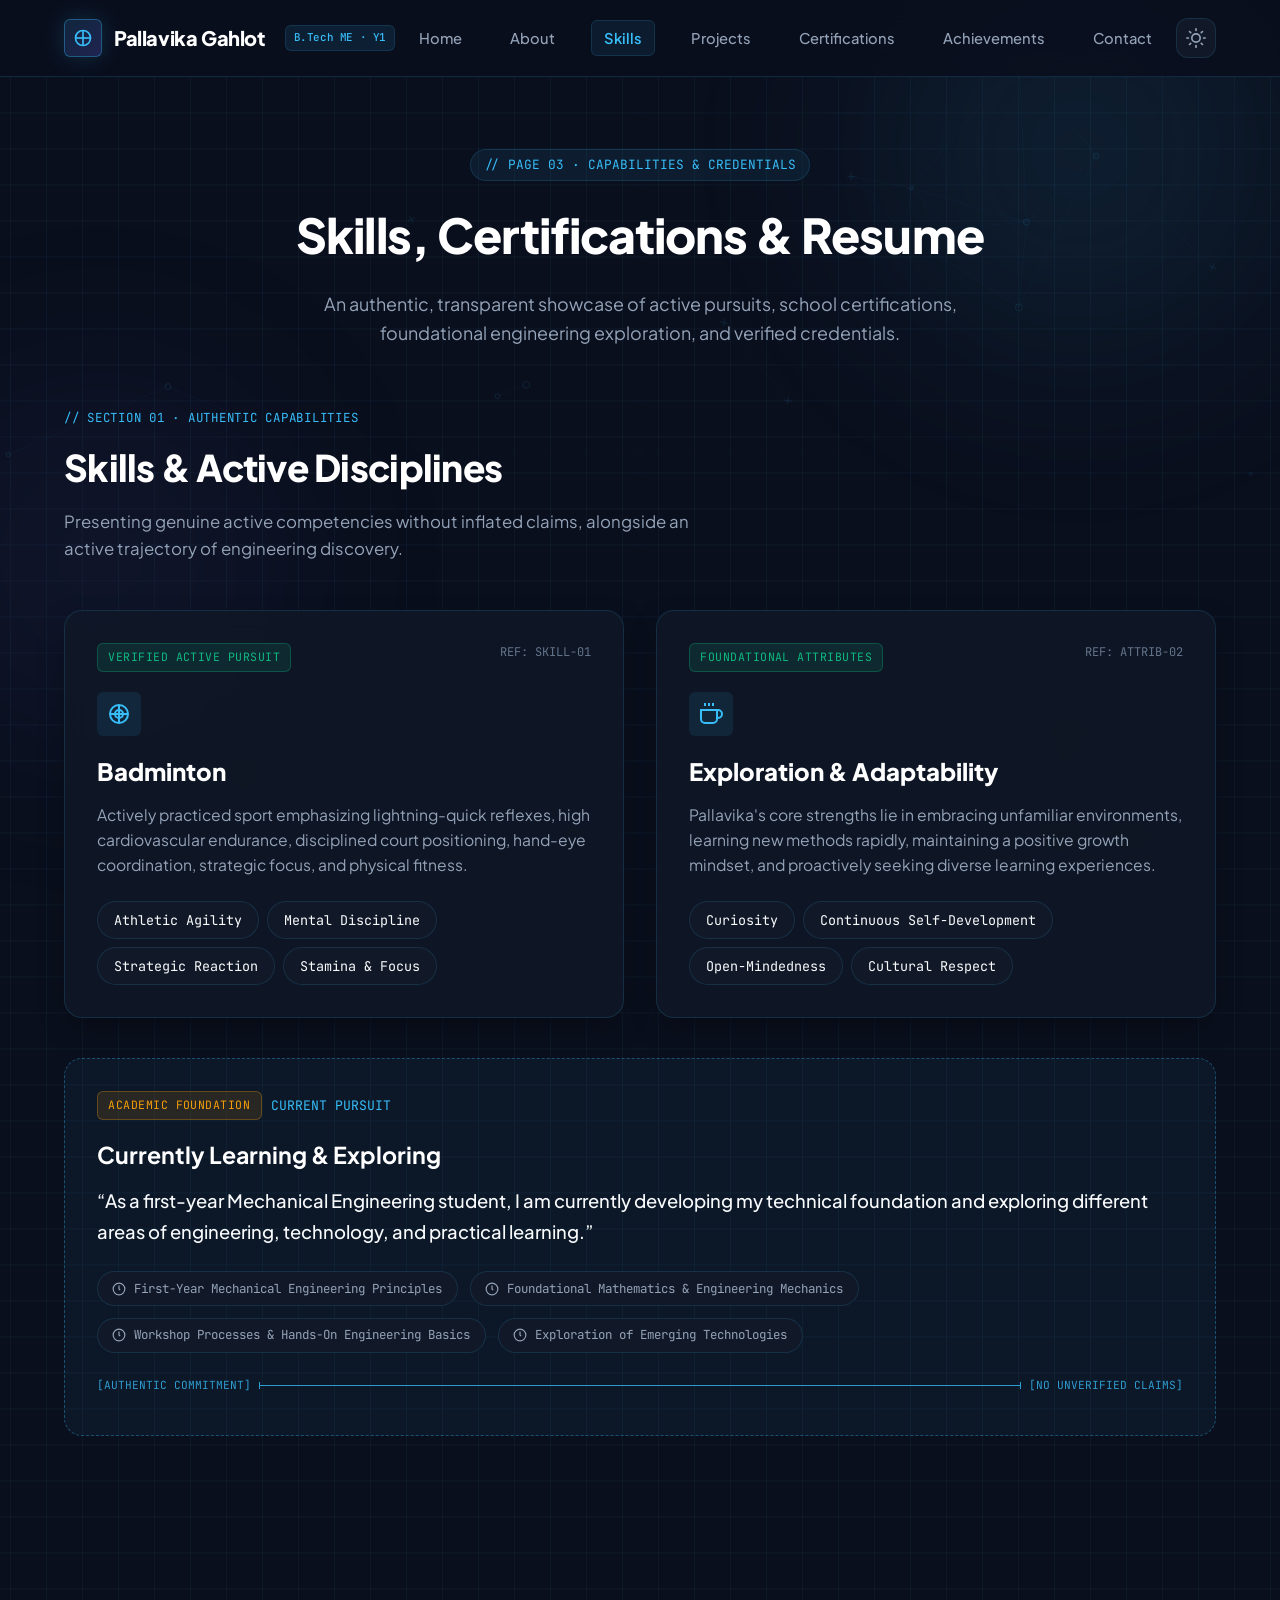
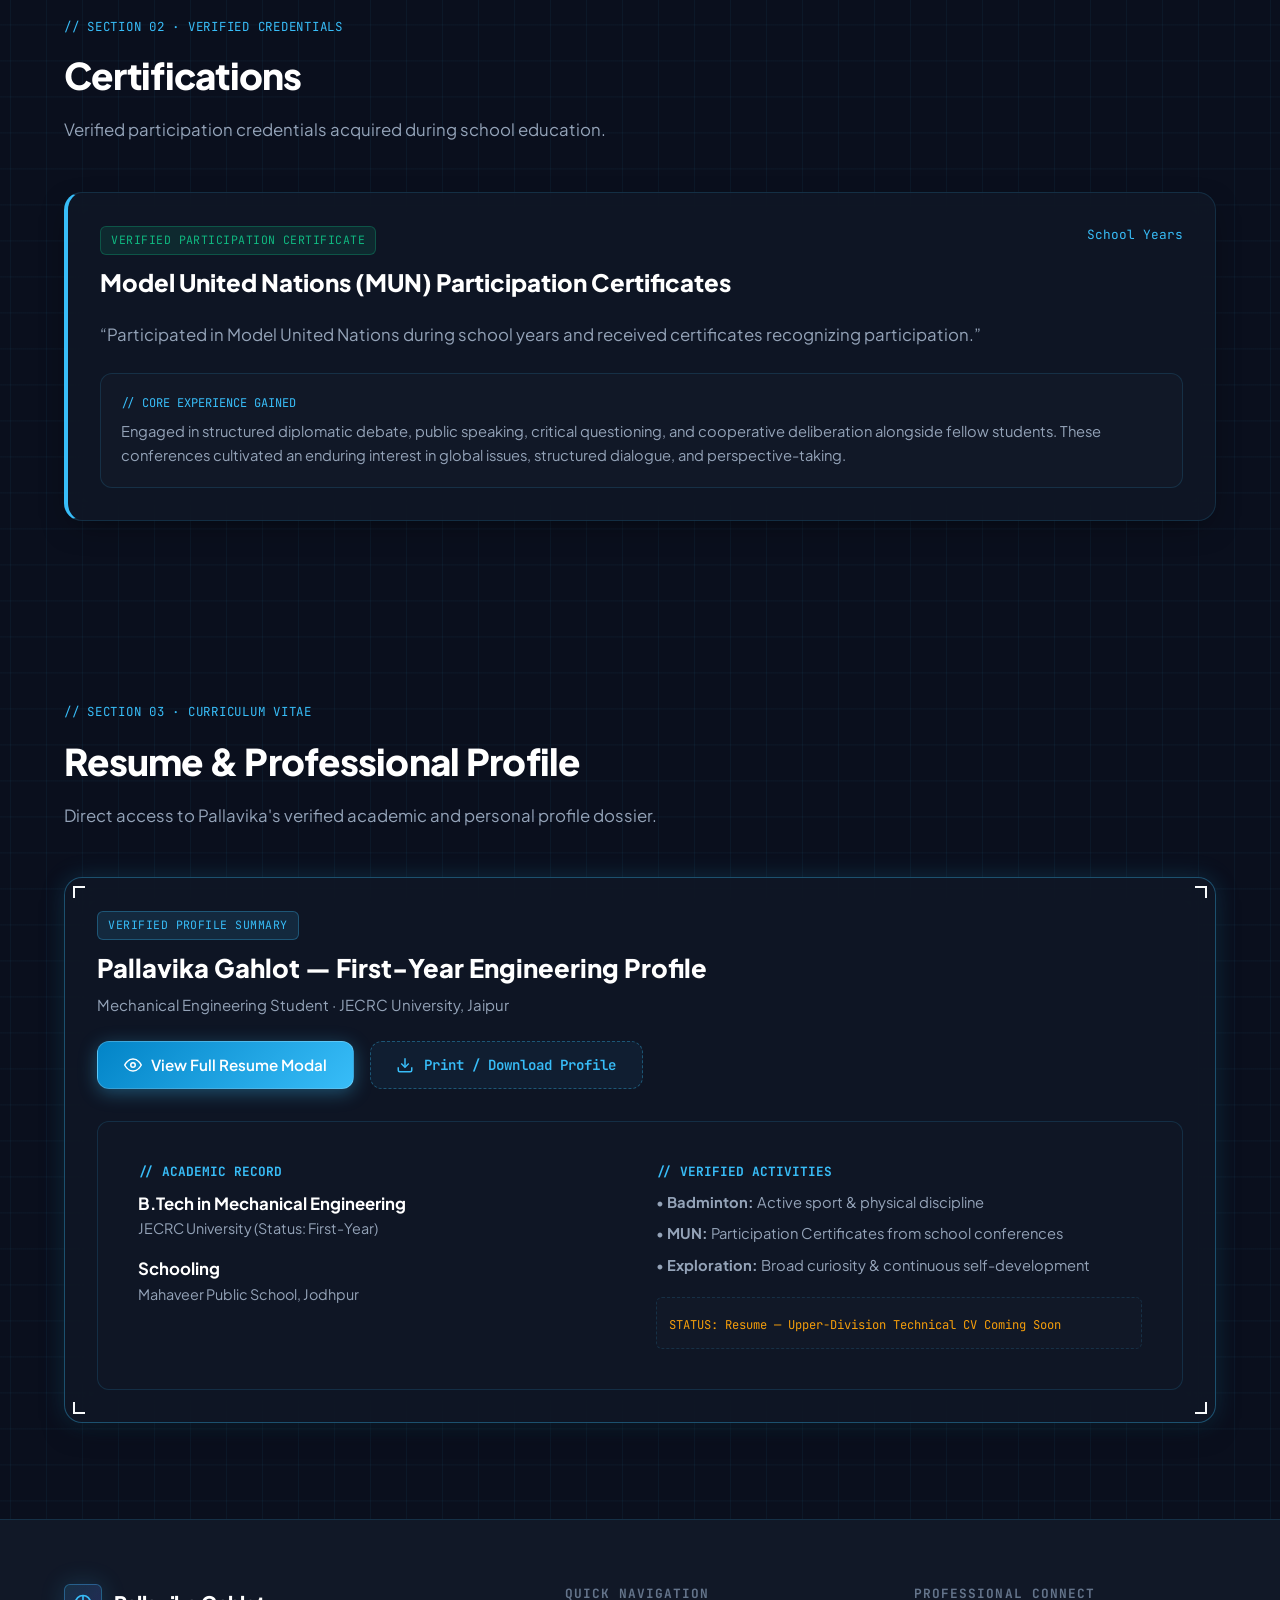
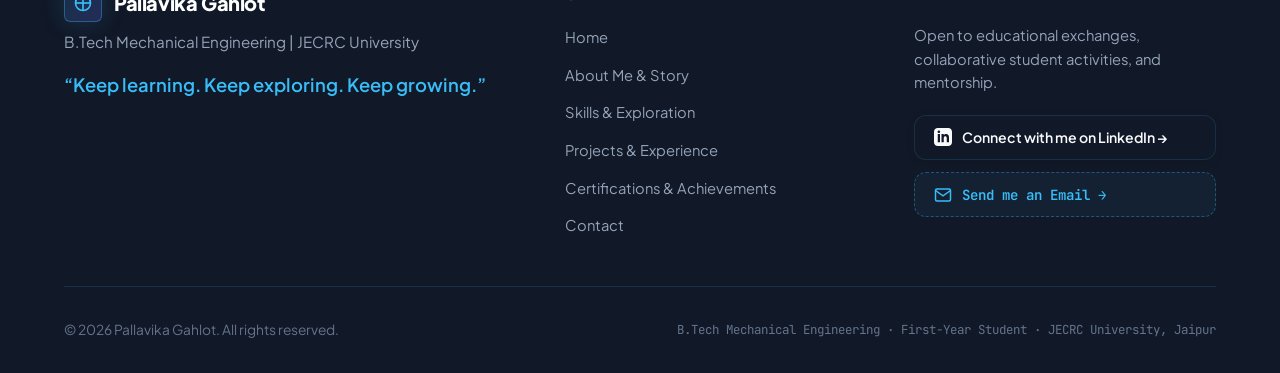
<file: skills.html>
<!DOCTYPE html>
<html lang="en" data-theme="dark">
<head>
  <meta charset="UTF-8">
  <meta name="viewport" content="width=device-width, initial-scale=1.0">
  <title>Skills, Certifications & Resume | Pallavika Gahlot</title>
  <meta name="description" content="Authentic skills, certifications, and resume profile of Pallavika Gahlot, a first-year B.Tech Mechanical Engineering student at JECRC University.">
  <link rel="stylesheet" href="css/style.css">
  <link rel="stylesheet" href="css/blueprint.css">
</head>
<body>
  <!-- Ambient Background Lighting -->
  <div class="blueprint-background">
    <div class="ambient-light-1"></div>
    <div class="ambient-light-2"></div>
  </div>

  <!-- Sticky Navigation Bar -->
  <header class="navbar-header">
    <div class="container nav-container">
      <a href="index.html" class="brand-logo" aria-label="Pallavika Gahlot Home">
        <div class="brand-emblem">
          <svg width="20" height="20" viewBox="0 0 24 24" fill="none" stroke="currentColor" stroke-width="2">
            <circle cx="12" cy="12" r="9"></circle>
            <path d="M12 3v18"></path>
            <path d="M3 12h18"></path>
          </svg>
        </div>
        <span>Pallavika Gahlot</span>
        <span class="brand-badge">B.Tech ME · Y1</span>
      </a>

      <!-- Desktop Nav -->
      <nav aria-label="Main Navigation">
        <ul class="nav-links-desktop">
          <li><a href="index.html" class="nav-link">Home</a></li>
          <li><a href="about.html" class="nav-link">About</a></li>
          <li><a href="skills.html" class="nav-link active">Skills</a></li>
          <li><a href="projects.html" class="nav-link">Projects</a></li>
          <li><a href="achievements.html#certifications" class="nav-link">Certifications</a></li>
          <li><a href="achievements.html" class="nav-link">Achievements</a></li>
          <li><a href="contact.html" class="nav-link">Contact</a></li>
        </ul>
      </nav>

      <!-- Nav Actions -->
      <div class="nav-actions">
        <button class="theme-toggle-btn" aria-label="Toggle visual theme">
          <span class="theme-icon">
            <svg width="20" height="20" viewBox="0 0 24 24" fill="none" stroke="currentColor" stroke-width="2">
              <circle cx="12" cy="12" r="5"></circle>
              <line x1="12" y1="1" x2="12" y2="3"></line>
              <line x1="12" y1="21" x2="12" y2="23"></line>
            </svg>
          </span>
        </button>
        <button class="mobile-menu-btn" aria-label="Open mobile navigation" aria-expanded="false">
          <svg width="24" height="24" viewBox="0 0 24 24" fill="none" stroke="currentColor" stroke-width="2">
            <line x1="3" y1="12" x2="21" y2="12"></line>
            <line x1="3" y1="6" x2="21" y2="6"></line>
            <line x1="3" y1="18" x2="21" y2="18"></line>
          </svg>
        </button>
      </div>
    </div>
  </header>

  <!-- Mobile Drawer Menu -->
  <div class="mobile-nav-drawer" id="mobileNavDrawer" aria-label="Mobile Navigation">
    <a href="index.html" class="mobile-nav-link">Home <span>→</span></a>
    <a href="about.html" class="mobile-nav-link">About <span>→</span></a>
    <a href="skills.html" class="mobile-nav-link active">Skills <span>→</span></a>
    <a href="projects.html" class="mobile-nav-link">Projects <span>→</span></a>
    <a href="achievements.html#certifications" class="mobile-nav-link">Certifications <span>→</span></a>
    <a href="achievements.html" class="mobile-nav-link">Achievements <span>→</span></a>
    <a href="contact.html" class="mobile-nav-link">Contact <span>→</span></a>
  </div>

  <main>
    <!-- PAGE HEADER -->
    <section class="page-header">
      <div class="container">
        <div class="page-header-tag">// PAGE 03 · CAPABILITIES & CREDENTIALS</div>
        <h1 class="page-title">Skills, Certifications & Resume</h1>
        <p class="page-subtitle">
          An authentic, transparent showcase of active pursuits, school certifications, foundational engineering exploration, and verified credentials.
        </p>
      </div>
    </section>

    <!-- SECTION 1: SKILLS & CURRENTLY LEARNING & EXPLORING -->
    <section class="section-spacing" style="padding-top: 1rem;">
      <div class="container">
        <div class="section-header">
          <div class="section-tag">// Section 01 · Authentic Capabilities</div>
          <h2 class="section-title">Skills & Active Disciplines</h2>
          <p class="section-desc">
            Presenting genuine active competencies without inflated claims, alongside an active trajectory of engineering discovery.
          </p>
        </div>

        <div class="grid-2">
          <!-- Active Discipline Card -->
          <div class="card">
            <div style="display: flex; justify-content: space-between; align-items: flex-start; margin-bottom: 1.25rem;">
              <span class="badge-tech-status badge-verified">VERIFIED ACTIVE PURSUIT</span>
              <span style="font-family: var(--font-tech); font-size: 0.75rem; color: var(--text-muted);">REF: SKILL-01</span>
            </div>

            <div class="interest-icon" style="margin-bottom: 1rem;">
              <svg width="24" height="24" viewBox="0 0 24 24" fill="none" stroke="currentColor" stroke-width="2">
                <circle cx="12" cy="12" r="9"></circle>
                <path d="M12 3v18"></path>
                <path d="M3 12h18"></path>
                <circle cx="12" cy="12" r="4"></circle>
              </svg>
            </div>

            <h3 style="font-size: 1.5rem; font-weight: 800; color: var(--text-bright); margin-bottom: 0.75rem;">
              Badminton
            </h3>

            <p style="color: var(--text-secondary); font-size: 0.98rem; line-height: 1.6; margin-bottom: 1.5rem;">
              Actively practiced sport emphasizing lightning-quick reflexes, high cardiovascular endurance, disciplined court positioning, hand-eye coordination, strategic focus, and physical fitness.
            </p>

            <div style="display: flex; flex-wrap: wrap; gap: 0.5rem;">
              <span class="theme-chip">Athletic Agility</span>
              <span class="theme-chip">Mental Discipline</span>
              <span class="theme-chip">Strategic Reaction</span>
              <span class="theme-chip">Stamina & Focus</span>
            </div>
          </div>

          <!-- Lifelong Growth & Self Development -->
          <div class="card">
            <div style="display: flex; justify-content: space-between; align-items: flex-start; margin-bottom: 1.25rem;">
              <span class="badge-tech-status badge-verified">FOUNDATIONAL ATTRIBUTES</span>
              <span style="font-family: var(--font-tech); font-size: 0.75rem; color: var(--text-muted);">REF: ATTRIB-02</span>
            </div>

            <div class="interest-icon" style="margin-bottom: 1rem;">
              <svg width="24" height="24" viewBox="0 0 24 24" fill="none" stroke="currentColor" stroke-width="2">
                <path d="M18 8h1a4 4 0 0 1 0 8h-1"></path>
                <path d="M2 8h16v9a4 4 0 0 1-4 4H6a4 4 0 0 1-4-4V8z"></path>
                <line x1="6" y1="1" x2="6" y2="4"></line>
                <line x1="10" y1="1" x2="10" y2="4"></line>
                <line x1="14" y1="1" x2="14" y2="4"></line>
              </svg>
            </div>

            <h3 style="font-size: 1.5rem; font-weight: 800; color: var(--text-bright); margin-bottom: 0.75rem;">
              Exploration & Adaptability
            </h3>

            <p style="color: var(--text-secondary); font-size: 0.98rem; line-height: 1.6; margin-bottom: 1.5rem;">
              Pallavika's core strengths lie in embracing unfamiliar environments, learning new methods rapidly, maintaining a positive growth mindset, and proactively seeking diverse learning experiences.
            </p>

            <div style="display: flex; flex-wrap: wrap; gap: 0.5rem;">
              <span class="theme-chip">Curiosity</span>
              <span class="theme-chip">Continuous Self-Development</span>
              <span class="theme-chip">Open-Mindedness</span>
              <span class="theme-chip">Cultural Respect</span>
            </div>
          </div>
        </div>

        <!-- Section: Currently Learning & Exploring -->
        <div class="learning-exploration-banner" style="margin-top: 2.5rem;">
          <div style="display: flex; align-items: center; gap: 0.6rem; margin-bottom: 1rem;">
            <span class="badge-tech-status badge-in-progress">ACADEMIC FOUNDATION</span>
            <span style="font-family: var(--font-tech); font-size: 0.82rem; color: var(--accent-blue);">CURRENT PURSUIT</span>
          </div>

          <h3 style="font-size: 1.45rem; font-weight: 700; color: var(--text-bright); margin-bottom: 0.75rem;">
            Currently Learning & Exploring
          </h3>

          <p class="learning-quote">
            “As a first-year Mechanical Engineering student, I am currently developing my technical foundation and exploring different areas of engineering, technology, and practical learning.”
          </p>

          <div style="margin-top: 1.5rem; display: flex; flex-wrap: wrap; gap: 0.75rem;">
            <span class="engineering-path-pill">
              <svg width="14" height="14" viewBox="0 0 24 24" fill="none" stroke="currentColor" stroke-width="2"><circle cx="12" cy="12" r="10"></circle><polyline points="12 6 12 12 14 14"></polyline></svg>
              First-Year Mechanical Engineering Principles
            </span>
            <span class="engineering-path-pill">
              <svg width="14" height="14" viewBox="0 0 24 24" fill="none" stroke="currentColor" stroke-width="2"><circle cx="12" cy="12" r="10"></circle><polyline points="12 6 12 12 14 14"></polyline></svg>
              Foundational Mathematics & Engineering Mechanics
            </span>
            <span class="engineering-path-pill">
              <svg width="14" height="14" viewBox="0 0 24 24" fill="none" stroke="currentColor" stroke-width="2"><circle cx="12" cy="12" r="10"></circle><polyline points="12 6 12 12 14 14"></polyline></svg>
              Workshop Processes & Hands-On Engineering Basics
            </span>
            <span class="engineering-path-pill">
              <svg width="14" height="14" viewBox="0 0 24 24" fill="none" stroke="currentColor" stroke-width="2"><circle cx="12" cy="12" r="10"></circle><polyline points="12 6 12 12 14 14"></polyline></svg>
              Exploration of Emerging Technologies
            </span>
          </div>

          <div class="dimension-marker" style="margin-top: 1.5rem;">
            <span>[AUTHENTIC COMMITMENT]</span>
            <div class="dimension-line"></div>
            <span>[NO UNVERIFIED CLAIMS]</span>
          </div>
        </div>
      </div>
    </section>

    <!-- SECTION 2: CERTIFICATIONS -->
    <section class="section-spacing" id="certifications">
      <div class="container">
        <div class="section-header">
          <div class="section-tag">// Section 02 · Verified Credentials</div>
          <h2 class="section-title">Certifications</h2>
          <p class="section-desc">
            Verified participation credentials acquired during school education.
          </p>
        </div>

        <div class="card" style="border-left: 4px solid var(--accent-blue);">
          <div style="display: flex; justify-content: space-between; align-items: flex-start; flex-wrap: wrap; gap: 0.75rem; margin-bottom: 1.25rem;">
            <div>
              <div class="badge-tech-status badge-verified" style="margin-bottom: 0.5rem;">
                VERIFIED PARTICIPATION CERTIFICATE
              </div>
              <h3 style="font-size: 1.5rem; font-weight: 800; color: var(--text-bright);">
                Model United Nations (MUN) Participation Certificates
              </h3>
            </div>
            <span style="font-family: var(--font-tech); font-size: 0.8rem; color: var(--accent-blue);">
              School Years
            </span>
          </div>

          <p style="font-size: 1.05rem; color: var(--text-secondary); line-height: 1.7; margin-bottom: 1.5rem;">
            “Participated in Model United Nations during school years and received certificates recognizing participation.”
          </p>

          <div style="background: var(--bg-surface); padding: 1.25rem; border-radius: var(--radius-md); border: 1px solid var(--border-color);">
            <div style="font-family: var(--font-tech); font-size: 0.75rem; color: var(--accent-blue); text-transform: uppercase; margin-bottom: 0.4rem;">
              // Core Experience Gained
            </div>
            <p style="font-size: 0.92rem; color: var(--text-secondary); line-height: 1.6;">
              Engaged in structured diplomatic debate, public speaking, critical questioning, and cooperative deliberation alongside fellow students. These conferences cultivated an enduring interest in global issues, structured dialogue, and perspective-taking.
            </p>
          </div>
        </div>
      </div>
    </section>

    <!-- SECTION 3: RESUME -->
    <section class="section-spacing" id="resume" style="padding-bottom: 6rem;">
      <div class="container">
        <div class="section-header">
          <div class="section-tag">// Section 03 · Curriculum Vitae</div>
          <h2 class="section-title">Resume & Professional Profile</h2>
          <p class="section-desc">
            Direct access to Pallavika's verified academic and personal profile dossier.
          </p>
        </div>

        <div class="blueprint-showcase-card">
          <div class="tech-bracket-tl"></div>
          <div class="tech-bracket-tr"></div>
          <div class="tech-bracket-bl"></div>
          <div class="tech-bracket-br"></div>

          <div style="display: flex; justify-content: space-between; align-items: center; flex-wrap: wrap; gap: 1.5rem; margin-bottom: 2rem;">
            <div>
              <span class="badge-tech-status badge-first-year" style="margin-bottom: 0.5rem;">
                VERIFIED PROFILE SUMMARY
              </span>
              <h3 style="font-size: 1.6rem; font-weight: 800; color: var(--text-bright);">
                Pallavika Gahlot — First-Year Engineering Profile
              </h3>
              <p style="color: var(--text-secondary); font-size: 0.94rem; margin-top: 0.25rem;">
                Mechanical Engineering Student · JECRC University, Jaipur
              </p>
            </div>

            <div style="display: flex; gap: 1rem; flex-wrap: wrap;">
              <button class="btn btn-primary btn-view-resume">
                <svg width="18" height="18" viewBox="0 0 24 24" fill="none" stroke="currentColor" stroke-width="2">
                  <path d="M1 12s4-8 11-8 11 8 11 8-4 8-11 8-11-8-11-8z"></path>
                  <circle cx="12" cy="12" r="3"></circle>
                </svg>
                View Full Resume Modal
              </button>
              <button class="btn btn-blueprint" onclick="window.print()">
                <svg width="18" height="18" viewBox="0 0 24 24" fill="none" stroke="currentColor" stroke-width="2">
                  <path d="M21 15v4a2 2 0 0 1-2 2H5a2 2 0 0 1-2-2v-4"></path>
                  <polyline points="7 10 12 15 17 10"></polyline>
                  <line x1="12" y1="15" x2="12" y2="3"></line>
                </svg>
                Print / Download Profile
              </button>
            </div>
          </div>

          <!-- Clean Resume Box Containing Verified Info -->
          <div class="resume-paper" style="border: 1px solid var(--border-color);">
            <div class="grid-2">
              <div>
                <h4 style="font-family: var(--font-tech); font-size: 0.8rem; color: var(--accent-blue); text-transform: uppercase; margin-bottom: 0.5rem;">
                  // Academic Record
                </h4>
                <p style="font-weight: 700; color: var(--text-bright); font-size: 1.05rem;">
                  B.Tech in Mechanical Engineering
                </p>
                <p style="color: var(--text-secondary); font-size: 0.9rem;">
                  JECRC University (Status: First-Year)
                </p>
                <p style="font-weight: 700; color: var(--text-bright); font-size: 1.05rem; margin-top: 1rem;">
                  Schooling
                </p>
                <p style="color: var(--text-secondary); font-size: 0.9rem;">
                  Mahaveer Public School, Jodhpur
                </p>
              </div>

              <div>
                <h4 style="font-family: var(--font-tech); font-size: 0.8rem; color: var(--accent-blue); text-transform: uppercase; margin-bottom: 0.5rem;">
                  // Verified Activities
                </h4>
                <ul style="list-style: none; display: flex; flex-direction: column; gap: 0.5rem; font-size: 0.92rem; color: var(--text-secondary);">
                  <li>• <strong>Badminton:</strong> Active sport & physical discipline</li>
                  <li>• <strong>MUN:</strong> Participation Certificates from school conferences</li>
                  <li>• <strong>Exploration:</strong> Broad curiosity & continuous self-development</li>
                </ul>

                <div style="margin-top: 1.25rem; padding: 0.75rem; background: var(--bg-surface); border-radius: var(--radius-sm); border: 1px dashed var(--border-color);">
                  <span style="font-family: var(--font-tech); font-size: 0.76rem; color: var(--accent-amber);">
                    STATUS: Resume — Upper-Division Technical CV Coming Soon
                  </span>
                </div>
              </div>
            </div>
          </div>
        </div>
      </div>
    </section>
  </main>

  <!-- PROFESSIONAL FOOTER -->
  <footer class="site-footer">
    <div class="container">
      <div class="footer-grid">
        <div>
          <div class="brand-logo" style="margin-bottom: 0.5rem;">
            <div class="brand-emblem">
              <svg width="20" height="20" viewBox="0 0 24 24" fill="none" stroke="currentColor" stroke-width="2">
                <circle cx="12" cy="12" r="9"></circle>
                <path d="M12 3v18"></path>
                <path d="M3 12h18"></path>
              </svg>
            </div>
            <span>Pallavika Gahlot</span>
          </div>
          <p style="color: var(--text-secondary); font-size: 0.95rem;">
            B.Tech Mechanical Engineering | JECRC University
          </p>
          <p class="footer-quote">
            “Keep learning. Keep exploring. Keep growing.”
          </p>
        </div>

        <div>
          <h4 class="footer-heading">Quick Navigation</h4>
          <ul class="footer-links-list">
            <li><a href="index.html" class="footer-link">Home</a></li>
            <li><a href="about.html" class="footer-link">About Me & Story</a></li>
            <li><a href="skills.html" class="footer-link">Skills & Exploration</a></li>
            <li><a href="projects.html" class="footer-link">Projects & Experience</a></li>
            <li><a href="achievements.html" class="footer-link">Certifications & Achievements</a></li>
            <li><a href="contact.html" class="footer-link">Contact</a></li>
          </ul>
        </div>

        <div>
          <h4 class="footer-heading">Professional Connect</h4>
          <p style="color: var(--text-secondary); font-size: 0.92rem; margin-bottom: 1.25rem;">
            Open to educational exchanges, collaborative student activities, and mentorship.
          </p>
          <div style="display: flex; flex-direction: column; gap: 0.75rem;">
            <a href="https://www.linkedin.com/in/pallavika-gahlot-91a79342b?utm_source=share_via&utm_content=profile&utm_medium=member_android" target="_blank" rel="noopener noreferrer" class="btn btn-secondary" style="font-size: 0.88rem; padding: 0.65rem 1.2rem; justify-content: flex-start;">
              <svg width="18" height="18" viewBox="0 0 24 24" fill="currentColor">
                <path d="M19 0h-14c-2.761 0-5 2.239-5 5v14c0 2.761 2.239 5 5 5h14c2.762 0 5-2.239 5-5v-14c0-2.761-2.238-5-5-5zm-11 19h-3v-11h3v11zm-1.5-12.268c-.966 0-1.75-.79-1.75-1.764s.784-1.764 1.75-1.764 1.75.79 1.75 1.764-.783 1.764-1.75 1.764zm13.5 12.268h-3v-5.604c0-3.368-4-3.113-4 0v5.604h-3v-11h3v1.765c1.396-2.586 7-2.777 7 2.476v6.759z"/>
              </svg>
              Connect with me on LinkedIn →
            </a>
            <a href="mailto:pallavika.26bmen0022@jecrcu.edu.in" class="btn btn-blueprint" style="font-size: 0.88rem; padding: 0.65rem 1.2rem; justify-content: flex-start;">
              <svg width="18" height="18" viewBox="0 0 24 24" fill="none" stroke="currentColor" stroke-width="2">
                <path d="M4 4h16c1.1 0 2 .9 2 2v12c0 1.1-.9 2-2 2H4c-1.1 0-2-.9-2-2V6c0-1.1.9-2 2-2z"></path>
                <polyline points="22,6 12,13 2,6"></polyline>
              </svg>
              Send me an Email →
            </a>
          </div>
        </div>
      </div>

      <div class="footer-bottom-bar">
        <div>
          © 2026 Pallavika Gahlot. All rights reserved.
        </div>
        <div style="font-family: var(--font-tech); font-size: 0.78rem;">
          B.Tech Mechanical Engineering · First-Year Student · JECRC University, Jaipur
        </div>
      </div>
    </div>
  </footer>

  <!-- RESUME PREVIEW MODAL -->
  <div class="modal-backdrop" id="resumeModal" role="dialog" aria-modal="true" aria-labelledby="skillsResumeModalTitle">
    <div class="resume-modal-container">
      <div class="resume-modal-header">
        <div>
          <h3 id="skillsResumeModalTitle" style="font-size: 1.25rem; font-weight: 700; color: var(--text-bright);">
            Verified Resume Profile
          </h3>
          <span style="font-family: var(--font-tech); font-size: 0.74rem; color: var(--accent-blue);">
            DOC REF: PG-RESUME-V1.0 · AUTHENTIC INFORMATION ONLY
          </span>
        </div>
        <div style="display: flex; gap: 0.5rem; align-items: center;">
          <button id="printResumeBtn" class="btn btn-secondary" style="padding: 0.4rem 0.8rem; font-size: 0.82rem;">
            Print / PDF
          </button>
          <button class="modal-close-btn" data-close-modal aria-label="Close modal">
            <svg width="20" height="20" viewBox="0 0 24 24" fill="none" stroke="currentColor" stroke-width="2">
              <line x1="18" y1="6" x2="6" y2="18"></line>
              <line x1="6" y1="6" x2="18" y2="18"></line>
            </svg>
          </button>
        </div>
      </div>

      <div class="resume-modal-body">
        <div class="resume-paper">
          <div style="border-bottom: 2px solid var(--accent-blue); padding-bottom: 1.25rem; margin-bottom: 1.5rem;">
            <h2 style="font-size: 1.8rem; font-weight: 800; color: var(--text-bright); margin-bottom: 0.25rem;">
              PALLAVIKA GAHLOT
            </h2>
            <div style="font-family: var(--font-tech); font-size: 0.88rem; color: var(--accent-blue); margin-bottom: 0.75rem;">
              First-Year B.Tech Student — Mechanical Engineering | JECRC University
            </div>
            <div style="font-size: 0.88rem; color: var(--text-secondary); display: flex; flex-wrap: wrap; gap: 1.25rem;">
              <span><strong>Email:</strong> pallavika.26bmen0022@jecrcu.edu.in</span>
              <span><strong>Hometown:</strong> Jodhpur, Rajasthan, India</span>
            </div>
          </div>

          <div style="margin-bottom: 1.75rem;">
            <h4 style="font-family: var(--font-tech); font-size: 0.85rem; text-transform: uppercase; color: var(--accent-blue); letter-spacing: 0.05em; margin-bottom: 0.75rem;">
              // EDUCATION
            </h4>
            <div style="margin-bottom: 1rem;">
              <div style="display: flex; justify-content: space-between;">
                <strong style="color: var(--text-bright);">B.Tech — Mechanical Engineering</strong>
                <span style="font-family: var(--font-tech); font-size: 0.8rem; color: var(--accent-blue);">First-Year</span>
              </div>
              <div style="color: var(--text-secondary); font-size: 0.92rem;">JECRC University (JECRCU), Jaipur</div>
            </div>
            <div>
              <div style="display: flex; justify-content: space-between;">
                <strong style="color: var(--text-bright);">School Education</strong>
                <span style="font-family: var(--font-tech); font-size: 0.8rem; color: var(--text-muted);">Completed</span>
              </div>
              <div style="color: var(--text-secondary); font-size: 0.92rem;">Mahaveer Public School, Jodhpur</div>
            </div>
          </div>

          <div style="margin-bottom: 1.75rem;">
            <h4 style="font-family: var(--font-tech); font-size: 0.85rem; text-transform: uppercase; color: var(--accent-blue); letter-spacing: 0.05em; margin-bottom: 0.75rem;">
              // CERTIFICATIONS
            </h4>
            <strong style="color: var(--text-bright);">Model United Nations (MUN) Participation Certificates</strong>
            <p style="color: var(--text-secondary); font-size: 0.9rem; margin-top: 0.2rem;">
              Participated in Model United Nations during school years and received certificates recognizing participation.
            </p>
          </div>

          <div style="margin-bottom: 1.75rem;">
            <h4 style="font-family: var(--font-tech); font-size: 0.85rem; text-transform: uppercase; color: var(--accent-blue); letter-spacing: 0.05em; margin-bottom: 0.75rem;">
              // SKILLS & PURSUITS
            </h4>
            <div style="display: flex; flex-wrap: wrap; gap: 0.5rem; margin-bottom: 0.5rem;">
              <span class="theme-chip" style="color: var(--accent-emerald);">Badminton</span>
              <span class="theme-chip">Continuous Self-Development</span>
              <span class="theme-chip">Trying New Things</span>
            </div>
            <p style="font-size: 0.86rem; color: var(--text-secondary);">
              Developing engineering foundation and exploring diverse fields of practical technology.
            </p>
          </div>

          <div style="margin-top: 1.5rem; text-align: center; color: var(--text-muted); font-size: 0.82rem; font-family: var(--font-tech);">
            [STATUS: Resume — Coming Soon as technical coursework progresses.]
          </div>
        </div>
      </div>
    </div>
  </div>

  <script src="js/blueprint-canvas.js"></script>
  <script src="js/main.js"></script>
</body>
</html>
</file>
<file: css/style.css>
/* ===================================================================
   PALLAVIKA GAHLOT - PORTFOLIO STYLESHEET
   Aesthetic: Modern Mechanical Engineering / Clean Technical Blueprint
   =================================================================== */

@import url('https://fonts.googleapis.com/css2?family=JetBrains+Mono:wght@400;500;600&family=Plus+Jakarta+Sans:wght@300;400;500;600;700;800&display=swap');

:root {
  /* Dark Mode Default / Engineering CAD Palette */
  --bg-body: #0a0f1d;
  --bg-surface: #111827;
  --bg-card: rgba(17, 24, 39, 0.75);
  --bg-card-hover: rgba(26, 36, 56, 0.85);
  --bg-elevated: #1e293b;
  --border-color: rgba(56, 189, 248, 0.15);
  --border-strong: rgba(56, 189, 248, 0.35);
  --grid-line: rgba(56, 189, 248, 0.05);

  --text-primary: #f8fafc;
  --text-secondary: #94a3b8;
  --text-muted: #64748b;
  --text-bright: #ffffff;

  --accent-blue: #38bdf8;
  --accent-blue-deep: #0284c7;
  --accent-indigo: #6366f1;
  --accent-cyan: #06b6d4;
  --accent-amber: #f59e0b;
  --accent-amber-glow: rgba(245, 158, 11, 0.2);
  --accent-emerald: #10b981;

  --blueprint-glow: 0 0 25px rgba(56, 189, 248, 0.18);
  --blueprint-glow-strong: 0 0 35px rgba(56, 189, 248, 0.35);
  --shadow-card: 0 10px 30px -10px rgba(0, 0, 0, 0.5);

  --font-main: 'Plus Jakarta Sans', system-ui, -apple-system, sans-serif;
  --font-tech: 'JetBrains Mono', Consolas, monospace;

  --radius-sm: 6px;
  --radius-md: 12px;
  --radius-lg: 18px;
  --radius-full: 9999px;

  --transition-fast: 0.2s cubic-bezier(0.16, 1, 0.3, 1);
  --transition-base: 0.3s cubic-bezier(0.16, 1, 0.3, 1);
  --transition-smooth: 0.5s cubic-bezier(0.16, 1, 0.3, 1);
}

[data-theme="light"] {
  --bg-body: #f8fafc;
  --bg-surface: #ffffff;
  --bg-card: rgba(255, 255, 255, 0.9);
  --bg-card-hover: #ffffff;
  --bg-elevated: #f1f5f9;
  --border-color: rgba(2, 132, 199, 0.18);
  --border-strong: rgba(2, 132, 199, 0.35);
  --grid-line: rgba(2, 132, 199, 0.06);

  --text-primary: #0f172a;
  --text-secondary: #475569;
  --text-muted: #64748b;
  --text-bright: #020617;

  --accent-blue: #0284c7;
  --accent-blue-deep: #0369a1;
  --accent-indigo: #4f46e5;
  --accent-cyan: #0891b2;
  --accent-amber: #d97706;
  --accent-amber-glow: rgba(217, 119, 6, 0.15);
  --accent-emerald: #059669;

  --blueprint-glow: 0 0 20px rgba(2, 132, 199, 0.12);
  --blueprint-glow-strong: 0 0 30px rgba(2, 132, 199, 0.22);
  --shadow-card: 0 10px 30px -10px rgba(15, 23, 42, 0.08);
}

/* Base Resets */
*, *::before, *::after {
  box-sizing: border-box;
  margin: 0;
  padding: 0;
}

html {
  font-family: var(--font-main);
  background-color: var(--bg-body);
  color: var(--text-primary);
  scroll-behavior: smooth;
  line-height: 1.6;
  -webkit-font-smoothing: antialiased;
  -moz-osx-font-smoothing: grayscale;
}

body {
  min-height: 100vh;
  display: flex;
  flex-direction: column;
  overflow-x: hidden;
  position: relative;
  background-image: 
    linear-gradient(var(--grid-line) 1px, transparent 1px),
    linear-gradient(90deg, var(--grid-line) 1px, transparent 1px);
  background-size: 36px 36px;
  background-position: center center;
}

a {
  color: inherit;
  text-decoration: none;
  transition: color var(--transition-fast);
}

img, svg {
  vertical-align: middle;
  max-width: 100%;
}

button {
  font-family: inherit;
  cursor: pointer;
  border: none;
  background: none;
}

/* Blueprint Grid Background Accent & Ambient Lights */
.blueprint-background {
  position: fixed;
  top: 0;
  left: 0;
  width: 100%;
  height: 100%;
  pointer-events: none;
  z-index: 0;
  overflow: hidden;
}

.ambient-light-1 {
  position: absolute;
  top: -150px;
  right: -100px;
  width: 600px;
  height: 600px;
  border-radius: 50%;
  background: radial-gradient(circle, rgba(56, 189, 248, 0.12) 0%, transparent 70%);
  filter: blur(80px);
}

.ambient-light-2 {
  position: absolute;
  bottom: 10%;
  left: -150px;
  width: 500px;
  height: 500px;
  border-radius: 50%;
  background: radial-gradient(circle, rgba(99, 102, 241, 0.1) 0%, transparent 70%);
  filter: blur(90px);
}

/* Container */
.container {
  width: 100%;
  max-width: 1200px;
  margin: 0 auto;
  padding: 0 1.5rem;
  position: relative;
  z-index: 1;
}

.section-spacing {
  padding: 5.5rem 0;
}

@media (max-width: 768px) {
  .section-spacing {
    padding: 3.5rem 0;
  }
}

/* ===================================================================
   NAVIGATION BAR
   =================================================================== */
.navbar-header {
  position: sticky;
  top: 0;
  left: 0;
  width: 100%;
  z-index: 1000;
  background: rgba(10, 15, 29, 0.85);
  backdrop-filter: blur(14px);
  -webkit-backdrop-filter: blur(14px);
  border-bottom: 1px solid var(--border-color);
  transition: all var(--transition-base);
}

[data-theme="light"] .navbar-header {
  background: rgba(248, 250, 252, 0.88);
}

.nav-container {
  display: flex;
  align-items: center;
  justify-content: space-between;
  height: 4.75rem;
}

.brand-logo {
  display: flex;
  align-items: center;
  gap: 0.75rem;
  font-weight: 800;
  font-size: 1.25rem;
  letter-spacing: -0.02em;
  color: var(--text-bright);
}

.brand-emblem {
  width: 38px;
  height: 38px;
  border-radius: var(--radius-sm);
  background: linear-gradient(135deg, rgba(56, 189, 248, 0.15), rgba(99, 102, 241, 0.25));
  border: 1px solid var(--border-strong);
  display: flex;
  align-items: center;
  justify-content: center;
  color: var(--accent-blue);
  box-shadow: var(--blueprint-glow);
}

.brand-badge {
  font-family: var(--font-tech);
  font-size: 0.68rem;
  padding: 0.2rem 0.5rem;
  background: rgba(56, 189, 248, 0.1);
  color: var(--accent-blue);
  border: 1px solid var(--border-color);
  border-radius: var(--radius-sm);
  margin-left: 0.5rem;
  font-weight: 500;
}

.nav-links-desktop {
  display: flex;
  align-items: center;
  gap: 1.5rem;
  list-style: none;
}

.nav-link {
  font-size: 0.92rem;
  font-weight: 500;
  color: var(--text-secondary);
  padding: 0.5rem 0.75rem;
  border-radius: var(--radius-sm);
  position: relative;
  transition: all var(--transition-fast);
}

.nav-link:hover {
  color: var(--accent-blue);
}

.nav-link.active {
  color: var(--accent-blue);
  font-weight: 600;
  background: rgba(56, 189, 248, 0.08);
  border: 1px solid var(--border-color);
}

.nav-actions {
  display: flex;
  align-items: center;
  gap: 0.85rem;
}

.theme-toggle-btn {
  width: 40px;
  height: 40px;
  border-radius: var(--radius-md);
  border: 1px solid var(--border-color);
  background: var(--bg-surface);
  color: var(--text-secondary);
  display: flex;
  align-items: center;
  justify-content: center;
  transition: all var(--transition-fast);
}

.theme-toggle-btn:hover {
  color: var(--accent-blue);
  border-color: var(--accent-blue);
  box-shadow: var(--blueprint-glow);
}

.mobile-menu-btn {
  display: none;
  width: 40px;
  height: 40px;
  border-radius: var(--radius-md);
  border: 1px solid var(--border-color);
  background: var(--bg-surface);
  color: var(--text-primary);
  align-items: center;
  justify-content: center;
}

@media (max-width: 900px) {
  .nav-links-desktop {
    display: none;
  }
  .mobile-menu-btn {
    display: flex;
  }
}

/* Mobile Drawer */
.mobile-nav-drawer {
  display: none;
  position: fixed;
  top: 4.75rem;
  left: 0;
  width: 100%;
  background: var(--bg-surface);
  border-bottom: 1px solid var(--border-color);
  padding: 1.5rem;
  box-shadow: 0 20px 30px rgba(0, 0, 0, 0.3);
  z-index: 999;
  flex-direction: column;
  gap: 0.75rem;
  transform: translateY(-10px);
  opacity: 0;
  transition: all var(--transition-base);
}

.mobile-nav-drawer.open {
  display: flex;
  transform: translateY(0);
  opacity: 1;
}

.mobile-nav-link {
  font-size: 1.05rem;
  font-weight: 500;
  padding: 0.75rem 1rem;
  border-radius: var(--radius-sm);
  color: var(--text-secondary);
  border: 1px solid transparent;
  display: flex;
  align-items: center;
  justify-content: space-between;
}

.mobile-nav-link:hover,
.mobile-nav-link.active {
  color: var(--accent-blue);
  background: rgba(56, 189, 248, 0.08);
  border-color: var(--border-color);
}

/* ===================================================================
   HERO SECTION (HOME)
   =================================================================== */
.hero-section {
  position: relative;
  padding: 5rem 0 6rem 0;
  overflow: hidden;
}

.hero-grid {
  display: grid;
  grid-template-columns: 1.2fr 0.8fr;
  gap: 3.5rem;
  align-items: center;
}

@media (max-width: 992px) {
  .hero-grid {
    grid-template-columns: 1fr;
    gap: 3rem;
  }
}

.hero-eyebrow {
  display: inline-flex;
  align-items: center;
  gap: 0.6rem;
  padding: 0.35rem 0.9rem;
  background: rgba(56, 189, 248, 0.08);
  border: 1px solid var(--border-color);
  border-radius: var(--radius-full);
  font-family: var(--font-tech);
  font-size: 0.82rem;
  color: var(--accent-blue);
  margin-bottom: 1.5rem;
  box-shadow: 0 2px 10px rgba(56, 189, 248, 0.08);
}

.pulsing-dot {
  width: 8px;
  height: 8px;
  border-radius: 50%;
  background: var(--accent-blue);
  box-shadow: 0 0 10px var(--accent-blue);
  animation: pulse 2s infinite;
}

@keyframes pulse {
  0% { transform: scale(0.95); opacity: 0.8; }
  50% { transform: scale(1.3); opacity: 1; }
  100% { transform: scale(0.95); opacity: 0.8; }
}

.hero-title {
  font-size: clamp(2.5rem, 5vw, 4.2rem);
  font-weight: 800;
  line-height: 1.1;
  letter-spacing: -0.03em;
  margin-bottom: 1rem;
  color: var(--text-bright);
}

.hero-title span {
  background: linear-gradient(135deg, var(--text-bright) 30%, var(--accent-blue) 100%);
  -webkit-background-clip: text;
  -webkit-text-fill-color: transparent;
}

.hero-headline {
  font-family: var(--font-tech);
  font-size: clamp(1rem, 2vw, 1.28rem);
  font-weight: 500;
  color: var(--accent-blue);
  margin-bottom: 1.8rem;
  display: flex;
  align-items: center;
  gap: 0.5rem;
  flex-wrap: wrap;
}

.hero-intro-box {
  border-left: 2px solid var(--accent-blue);
  padding-left: 1.5rem;
  margin-bottom: 2.5rem;
  display: flex;
  flex-direction: column;
  gap: 0.9rem;
}

.hero-intro-text {
  font-size: 1.08rem;
  line-height: 1.7;
  color: var(--text-secondary);
}

.hero-intro-text strong {
  color: var(--text-primary);
  font-weight: 600;
}

.hero-actions {
  display: flex;
  align-items: center;
  gap: 1rem;
  flex-wrap: wrap;
}

/* Buttons */
.btn {
  display: inline-flex;
  align-items: center;
  justify-content: center;
  gap: 0.6rem;
  padding: 0.85rem 1.6rem;
  font-size: 0.95rem;
  font-weight: 600;
  border-radius: var(--radius-md);
  transition: all var(--transition-base);
  text-decoration: none;
  white-space: nowrap;
}

.btn-primary {
  background: linear-gradient(135deg, var(--accent-blue-deep), var(--accent-blue));
  color: #ffffff;
  box-shadow: 0 4px 18px rgba(56, 189, 248, 0.35);
  border: 1px solid rgba(255, 255, 255, 0.2);
}

.btn-primary:hover {
  transform: translateY(-2px);
  box-shadow: 0 6px 24px rgba(56, 189, 248, 0.5);
  color: #ffffff;
}

.btn-secondary {
  background: var(--bg-surface);
  color: var(--text-primary);
  border: 1px solid var(--border-color);
  box-shadow: 0 2px 8px rgba(0, 0, 0, 0.1);
}

.btn-secondary:hover {
  background: var(--bg-elevated);
  border-color: var(--accent-blue);
  color: var(--accent-blue);
  transform: translateY(-2px);
}

.btn-blueprint {
  background: rgba(56, 189, 248, 0.06);
  color: var(--accent-blue);
  border: 1px dashed var(--border-strong);
  font-family: var(--font-tech);
  font-size: 0.88rem;
}

.btn-blueprint:hover {
  background: rgba(56, 189, 248, 0.14);
  border-style: solid;
  border-color: var(--accent-blue);
  box-shadow: var(--blueprint-glow);
  transform: translateY(-2px);
}

/* Hero Mechanical Illustration Card */
.blueprint-showcase-card {
  position: relative;
  background: var(--bg-card);
  backdrop-filter: blur(16px);
  border: 1px solid var(--border-strong);
  border-radius: var(--radius-lg);
  padding: 2rem;
  box-shadow: var(--shadow-card), var(--blueprint-glow);
  overflow: hidden;
}

/* Corner Technical Brackets */
.tech-bracket-tl,
.tech-bracket-tr,
.tech-bracket-bl,
.tech-bracket-br {
  position: absolute;
  width: 12px;
  height: 12px;
  border-color: var(--accent-blue);
  pointer-events: none;
}

.tech-bracket-tl { top: 8px; left: 8px; border-top: 2px solid; border-left: 2px solid; }
.tech-bracket-tr { top: 8px; right: 8px; border-top: 2px solid; border-right: 2px solid; }
.tech-bracket-bl { bottom: 8px; left: 8px; border-bottom: 2px solid; border-left: 2px solid; }
.tech-bracket-br { bottom: 8px; right: 8px; border-bottom: 2px solid; border-right: 2px solid; }

.blueprint-header-meta {
  display: flex;
  justify-content: space-between;
  align-items: center;
  border-bottom: 1px solid var(--border-color);
  padding-bottom: 1rem;
  margin-bottom: 1.5rem;
  font-family: var(--font-tech);
  font-size: 0.75rem;
  color: var(--text-muted);
}

.spec-badge {
  color: var(--accent-cyan);
  background: rgba(6, 182, 212, 0.08);
  padding: 0.2rem 0.5rem;
  border-radius: 4px;
  border: 1px solid rgba(6, 182, 212, 0.2);
}

.cad-graphic-wrapper {
  position: relative;
  height: 250px;
  display: flex;
  align-items: center;
  justify-content: center;
  margin-bottom: 1.5rem;
}

.cad-svg-graphic {
  width: 100%;
  height: 100%;
}

.blueprint-stats-grid {
  display: grid;
  grid-template-columns: repeat(2, 1fr);
  gap: 1rem;
}

.spec-item {
  background: var(--bg-surface);
  border: 1px solid var(--border-color);
  border-radius: var(--radius-md);
  padding: 0.9rem;
}

.spec-label {
  font-family: var(--font-tech);
  font-size: 0.72rem;
  color: var(--text-muted);
  text-transform: uppercase;
  letter-spacing: 0.05em;
  margin-bottom: 0.25rem;
}

.spec-value {
  font-size: 0.95rem;
  font-weight: 700;
  color: var(--text-primary);
}

/* ===================================================================
   PAGE HEADER / SECTION HEADERS
   =================================================================== */
.page-header {
  padding: 4.5rem 0 2.5rem 0;
  text-align: center;
  position: relative;
}

.page-header-tag {
  display: inline-flex;
  align-items: center;
  gap: 0.5rem;
  font-family: var(--font-tech);
  font-size: 0.8rem;
  color: var(--accent-blue);
  background: rgba(56, 189, 248, 0.08);
  border: 1px solid var(--border-color);
  padding: 0.3rem 0.8rem;
  border-radius: var(--radius-full);
  margin-bottom: 1rem;
}

.page-title {
  font-size: clamp(2rem, 3.8vw, 3rem);
  font-weight: 800;
  letter-spacing: -0.02em;
  color: var(--text-bright);
  margin-bottom: 1rem;
}

.page-subtitle {
  font-size: 1.12rem;
  color: var(--text-secondary);
  max-width: 680px;
  margin: 0 auto;
  line-height: 1.6;
}

/* Section Header standard */
.section-header {
  margin-bottom: 3rem;
}

.section-tag {
  display: inline-flex;
  align-items: center;
  gap: 0.5rem;
  font-family: var(--font-tech);
  font-size: 0.78rem;
  color: var(--accent-blue);
  margin-bottom: 0.6rem;
  text-transform: uppercase;
  letter-spacing: 0.06em;
}

.section-title {
  font-size: clamp(1.75rem, 3vw, 2.3rem);
  font-weight: 800;
  letter-spacing: -0.02em;
  color: var(--text-bright);
  margin-bottom: 0.75rem;
}

.section-desc {
  font-size: 1.05rem;
  color: var(--text-secondary);
  max-width: 640px;
}

/* ===================================================================
   CARDS & GRIDS
   =================================================================== */
.card {
  background: var(--bg-card);
  backdrop-filter: blur(12px);
  -webkit-backdrop-filter: blur(12px);
  border: 1px solid var(--border-color);
  border-radius: var(--radius-lg);
  padding: 2rem;
  position: relative;
  transition: all var(--transition-base);
  box-shadow: var(--shadow-card);
}

.card:hover {
  border-color: var(--border-strong);
  transform: translateY(-3px);
  box-shadow: var(--shadow-card), var(--blueprint-glow);
}

.grid-2 {
  display: grid;
  grid-template-columns: repeat(2, 1fr);
  gap: 2rem;
}

.grid-3 {
  display: grid;
  grid-template-columns: repeat(3, 1fr);
  gap: 1.75rem;
}

@media (max-width: 900px) {
  .grid-2, .grid-3 {
    grid-template-columns: 1fr;
    gap: 1.5rem;
  }
}

/* Story Card specific styling */
.story-card {
  background: linear-gradient(145deg, rgba(17, 24, 39, 0.9), rgba(30, 41, 59, 0.7));
  border: 1px solid var(--border-strong);
  border-radius: var(--radius-lg);
  padding: 2.75rem;
  position: relative;
  overflow: hidden;
}

[data-theme="light"] .story-card {
  background: linear-gradient(145deg, #ffffff, #f1f5f9);
}

.story-quote-mark {
  position: absolute;
  top: 1.5rem;
  right: 2rem;
  font-size: 7rem;
  line-height: 1;
  font-family: serif;
  color: rgba(56, 189, 248, 0.08);
  pointer-events: none;
}

.story-lead-text {
  font-size: 1.25rem;
  line-height: 1.75;
  color: var(--text-bright);
  font-weight: 500;
  margin-bottom: 1.75rem;
  position: relative;
  z-index: 1;
}

.story-pride-badge {
  display: inline-flex;
  align-items: center;
  gap: 0.75rem;
  padding: 0.85rem 1.4rem;
  background: rgba(245, 158, 11, 0.1);
  border: 1px solid rgba(245, 158, 11, 0.3);
  border-radius: var(--radius-md);
  color: var(--accent-amber);
  font-weight: 600;
  font-size: 1.02rem;
}

.roots-pills-grid {
  display: grid;
  grid-template-columns: repeat(3, 1fr);
  gap: 1.25rem;
  margin-top: 2rem;
}

@media (max-width: 768px) {
  .roots-pills-grid {
    grid-template-columns: 1fr;
  }
}

.root-pill-card {
  background: var(--bg-surface);
  border: 1px solid var(--border-color);
  border-radius: var(--radius-md);
  padding: 1.25rem;
  display: flex;
  flex-direction: column;
  gap: 0.4rem;
}

.root-pill-tag {
  font-family: var(--font-tech);
  font-size: 0.7rem;
  color: var(--accent-blue);
  text-transform: uppercase;
}

.root-pill-title {
  font-size: 1.05rem;
  font-weight: 700;
  color: var(--text-bright);
}

.root-pill-desc {
  font-size: 0.88rem;
  color: var(--text-secondary);
  line-height: 1.4;
}

/* ===================================================================
   EDUCATION CARDS
   =================================================================== */
.timeline-card {
  position: relative;
  padding: 2rem;
  background: var(--bg-card);
  border: 1px solid var(--border-color);
  border-radius: var(--radius-lg);
  display: flex;
  gap: 1.5rem;
  align-items: flex-start;
}

.timeline-icon-box {
  width: 52px;
  height: 52px;
  flex-shrink: 0;
  border-radius: var(--radius-md);
  background: rgba(56, 189, 248, 0.1);
  border: 1px solid var(--border-strong);
  display: flex;
  align-items: center;
  justify-content: center;
  color: var(--accent-blue);
}

.timeline-content {
  flex-grow: 1;
}

.timeline-badge {
  font-family: var(--font-tech);
  font-size: 0.74rem;
  display: inline-block;
  padding: 0.2rem 0.6rem;
  border-radius: var(--radius-sm);
  background: rgba(56, 189, 248, 0.1);
  color: var(--accent-blue);
  border: 1px solid var(--border-color);
  margin-bottom: 0.5rem;
}

.timeline-title {
  font-size: 1.35rem;
  font-weight: 700;
  color: var(--text-bright);
  margin-bottom: 0.25rem;
}

.timeline-institution {
  font-size: 1.05rem;
  font-weight: 600;
  color: var(--accent-blue);
  margin-bottom: 0.75rem;
}

.timeline-detail {
  font-size: 0.95rem;
  color: var(--text-secondary);
  line-height: 1.6;
}

/* ===================================================================
   PHILOSOPHY BANNER
   =================================================================== */
.philosophy-banner {
  background: linear-gradient(135deg, rgba(14, 165, 233, 0.12), rgba(99, 102, 241, 0.15));
  border: 1px solid var(--border-strong);
  border-radius: var(--radius-lg);
  padding: 3rem 2rem;
  text-align: center;
  position: relative;
  box-shadow: var(--blueprint-glow);
  overflow: hidden;
}

.philosophy-quote {
  font-size: clamp(1.2rem, 2.5vw, 1.7rem);
  font-weight: 700;
  line-height: 1.5;
  color: var(--text-bright);
  max-width: 850px;
  margin: 0 auto 1rem auto;
}

.philosophy-author {
  font-family: var(--font-tech);
  font-size: 0.85rem;
  color: var(--accent-blue);
  letter-spacing: 0.05em;
  text-transform: uppercase;
}

/* ===================================================================
   CURIOSITY & EXPLORATION / HOBBIES
   =================================================================== */
.interest-card {
  background: var(--bg-surface);
  border: 1px solid var(--border-color);
  border-radius: var(--radius-md);
  padding: 1.5rem;
  display: flex;
  flex-direction: column;
  gap: 0.75rem;
  transition: all var(--transition-base);
}

.interest-card:hover {
  border-color: var(--accent-blue);
  transform: translateY(-3px);
  box-shadow: var(--blueprint-glow);
}

.interest-icon {
  width: 44px;
  height: 44px;
  border-radius: var(--radius-sm);
  background: rgba(56, 189, 248, 0.1);
  display: flex;
  align-items: center;
  justify-content: center;
  color: var(--accent-blue);
}

.interest-title {
  font-size: 1.15rem;
  font-weight: 700;
  color: var(--text-bright);
}

.interest-desc {
  font-size: 0.92rem;
  color: var(--text-secondary);
  line-height: 1.5;
}

/* ===================================================================
   SKILLS & LEARNING SECTIONS
   =================================================================== */
.skill-feature-box {
  background: var(--bg-card);
  border: 1px solid var(--border-color);
  border-radius: var(--radius-lg);
  padding: 2.25rem;
}

.skill-tag-active {
  display: inline-flex;
  align-items: center;
  gap: 0.5rem;
  padding: 0.6rem 1.2rem;
  border-radius: var(--radius-md);
  background: rgba(16, 185, 129, 0.12);
  border: 1px solid rgba(16, 185, 129, 0.3);
  color: var(--accent-emerald);
  font-weight: 700;
  font-size: 1.05rem;
  margin-bottom: 1rem;
}

.learning-exploration-banner {
  background: rgba(56, 189, 248, 0.05);
  border: 1px dashed var(--border-strong);
  border-radius: var(--radius-lg);
  padding: 2rem;
  position: relative;
  margin-top: 1.5rem;
}

.learning-quote {
  font-size: 1.15rem;
  font-weight: 500;
  color: var(--text-primary);
  line-height: 1.7;
}

.engineering-path-pill {
  display: inline-flex;
  align-items: center;
  gap: 0.5rem;
  padding: 0.4rem 0.9rem;
  background: var(--bg-surface);
  border: 1px solid var(--border-color);
  border-radius: var(--radius-full);
  font-family: var(--font-tech);
  font-size: 0.78rem;
  color: var(--text-secondary);
}

/* ===================================================================
   PROJECTS SECTION - COMING SOON ENGINEERING CARDS
   =================================================================== */
.project-banner-intro {
  background: linear-gradient(135deg, rgba(56, 189, 248, 0.08), rgba(99, 102, 241, 0.08));
  border: 1px solid var(--border-strong);
  border-radius: var(--radius-lg);
  padding: 2.5rem;
  text-align: center;
  margin-bottom: 3rem;
}

.blueprint-project-card {
  position: relative;
  background: var(--bg-card);
  border: 1px dashed var(--border-strong);
  border-radius: var(--radius-lg);
  padding: 2rem;
  display: flex;
  flex-direction: column;
  justify-content: space-between;
  min-height: 320px;
  transition: all var(--transition-base);
  overflow: hidden;
}

.blueprint-project-card:hover {
  border-style: solid;
  border-color: var(--accent-blue);
  box-shadow: var(--blueprint-glow);
  transform: translateY(-4px);
}

.blueprint-watermark {
  position: absolute;
  bottom: -20px;
  right: -20px;
  width: 140px;
  height: 140px;
  opacity: 0.05;
  pointer-events: none;
}

.project-status-tag {
  display: inline-flex;
  align-items: center;
  gap: 0.4rem;
  font-family: var(--font-tech);
  font-size: 0.75rem;
  padding: 0.25rem 0.65rem;
  border-radius: var(--radius-sm);
  background: rgba(245, 158, 11, 0.1);
  color: var(--accent-amber);
  border: 1px solid rgba(245, 158, 11, 0.3);
  margin-bottom: 1rem;
}

.project-card-title {
  font-size: 1.25rem;
  font-weight: 700;
  color: var(--text-bright);
  margin-bottom: 0.6rem;
}

.project-card-desc {
  font-size: 0.94rem;
  color: var(--text-secondary);
  line-height: 1.6;
  margin-bottom: 1.5rem;
}

.project-schematic-footer {
  border-top: 1px solid var(--border-color);
  padding-top: 1rem;
  display: flex;
  align-items: center;
  justify-content: space-between;
  font-family: var(--font-tech);
  font-size: 0.75rem;
  color: var(--text-muted);
}

/* ===================================================================
   ACHIEVEMENTS & VALUES CARDS
   =================================================================== */
.achievement-quote-hero {
  background: linear-gradient(135deg, rgba(15, 23, 42, 0.95), rgba(30, 41, 59, 0.9));
  border: 1px solid var(--border-strong);
  border-radius: var(--radius-lg);
  padding: 3rem 2.5rem;
  text-align: center;
  margin-bottom: 3rem;
  box-shadow: var(--shadow-card), var(--blueprint-glow);
}

[data-theme="light"] .achievement-quote-hero {
  background: linear-gradient(135deg, #ffffff, #f8fafc);
}

.achievement-statement {
  font-size: clamp(1.25rem, 2.8vw, 1.85rem);
  font-weight: 700;
  color: var(--text-bright);
  line-height: 1.55;
  max-width: 900px;
  margin: 0 auto 1.5rem auto;
}

.value-card {
  background: var(--bg-card);
  border: 1px solid var(--border-color);
  border-radius: var(--radius-md);
  padding: 1.75rem;
  display: flex;
  flex-direction: column;
  gap: 0.75rem;
  transition: all var(--transition-base);
}

.value-card:hover {
  border-color: var(--accent-blue);
  transform: translateY(-3px);
  box-shadow: var(--blueprint-glow);
}

.value-icon-box {
  width: 46px;
  height: 46px;
  border-radius: var(--radius-sm);
  background: rgba(56, 189, 248, 0.1);
  display: flex;
  align-items: center;
  justify-content: center;
  color: var(--accent-blue);
}

.value-title {
  font-size: 1.15rem;
  font-weight: 700;
  color: var(--text-bright);
}

.value-desc {
  font-size: 0.92rem;
  color: var(--text-secondary);
  line-height: 1.5;
}

/* ===================================================================
   CAREER GOALS & WORK EXPERIENCE
   =================================================================== */
.career-goal-card {
  background: linear-gradient(135deg, rgba(2, 132, 199, 0.08), rgba(99, 102, 241, 0.1));
  border: 1px solid var(--border-strong);
  border-radius: var(--radius-lg);
  padding: 2.75rem;
  margin-bottom: 3rem;
}

.career-goal-heading {
  font-size: 1.6rem;
  font-weight: 800;
  color: var(--text-bright);
  margin-bottom: 0.75rem;
}

.career-goal-main {
  font-size: 1.25rem;
  font-weight: 600;
  color: var(--accent-blue);
  margin-bottom: 1.75rem;
  line-height: 1.6;
}

.themes-chips-container {
  display: flex;
  flex-wrap: wrap;
  gap: 0.75rem;
}

.theme-chip {
  padding: 0.45rem 1rem;
  background: var(--bg-surface);
  border: 1px solid var(--border-color);
  border-radius: var(--radius-full);
  font-family: var(--font-tech);
  font-size: 0.84rem;
  color: var(--text-primary);
  display: flex;
  align-items: center;
  gap: 0.4rem;
}

/* Work Experience Card */
.work-exp-box {
  background: var(--bg-card);
  border: 1px solid var(--border-color);
  border-radius: var(--radius-lg);
  padding: 2rem;
  display: flex;
  gap: 1.5rem;
  align-items: flex-start;
}

@media (max-width: 640px) {
  .work-exp-box {
    flex-direction: column;
  }
}

/* ===================================================================
   CONTACT SECTION
   =================================================================== */
.contact-container-grid {
  display: grid;
  grid-template-columns: 1fr 1fr;
  gap: 2.5rem;
}

@media (max-width: 860px) {
  .contact-container-grid {
    grid-template-columns: 1fr;
  }
}

.contact-card-info {
  background: var(--bg-card);
  border: 1px solid var(--border-color);
  border-radius: var(--radius-lg);
  padding: 2.5rem;
  display: flex;
  flex-direction: column;
  gap: 1.75rem;
}

.contact-channel-item {
  display: flex;
  gap: 1.25rem;
  align-items: flex-start;
}

.contact-channel-icon {
  width: 48px;
  height: 48px;
  border-radius: var(--radius-md);
  background: rgba(56, 189, 248, 0.1);
  border: 1px solid var(--border-color);
  display: flex;
  align-items: center;
  justify-content: center;
  color: var(--accent-blue);
  flex-shrink: 0;
}

.contact-channel-label {
  font-family: var(--font-tech);
  font-size: 0.72rem;
  text-transform: uppercase;
  color: var(--text-muted);
  margin-bottom: 0.25rem;
}

.contact-channel-value {
  font-size: 1.05rem;
  font-weight: 600;
  color: var(--text-bright);
  word-break: break-all;
  margin-bottom: 0.5rem;
}

/* Interactive Connect Form / Note */
.contact-interactive-card {
  background: var(--bg-surface);
  border: 1px solid var(--border-strong);
  border-radius: var(--radius-lg);
  padding: 2.5rem;
  position: relative;
}

.contact-form-group {
  margin-bottom: 1.25rem;
}

.contact-form-label {
  display: block;
  font-size: 0.88rem;
  font-weight: 600;
  color: var(--text-primary);
  margin-bottom: 0.4rem;
}

.contact-form-input,
.contact-form-textarea {
  width: 100%;
  padding: 0.8rem 1rem;
  border-radius: var(--radius-sm);
  background: var(--bg-body);
  border: 1px solid var(--border-color);
  color: var(--text-primary);
  font-family: inherit;
  font-size: 0.95rem;
  transition: all var(--transition-fast);
}

.contact-form-input:focus,
.contact-form-textarea:focus {
  outline: none;
  border-color: var(--accent-blue);
  box-shadow: var(--blueprint-glow);
}

/* ===================================================================
   FOOTER
   =================================================================== */
.site-footer {
  margin-top: auto;
  border-top: 1px solid var(--border-color);
  background: var(--bg-surface);
  padding: 4rem 0 2rem 0;
  position: relative;
  z-index: 10;
}

.footer-grid {
  display: grid;
  grid-template-columns: 1.5fr 1fr 1fr;
  gap: 3rem;
  margin-bottom: 3rem;
}

@media (max-width: 900px) {
  .footer-grid {
    grid-template-columns: 1fr;
    gap: 2rem;
  }
}

.footer-quote {
  font-size: 1.15rem;
  font-weight: 600;
  color: var(--accent-blue);
  margin: 1rem 0;
}

.footer-heading {
  font-family: var(--font-tech);
  font-size: 0.8rem;
  text-transform: uppercase;
  color: var(--text-muted);
  letter-spacing: 0.08em;
  margin-bottom: 1.25rem;
}

.footer-links-list {
  list-style: none;
  display: flex;
  flex-direction: column;
  gap: 0.75rem;
}

.footer-link {
  font-size: 0.92rem;
  color: var(--text-secondary);
  transition: color var(--transition-fast);
}

.footer-link:hover {
  color: var(--accent-blue);
}

.footer-bottom-bar {
  border-top: 1px solid var(--border-color);
  padding-top: 2rem;
  display: flex;
  align-items: center;
  justify-content: space-between;
  flex-wrap: wrap;
  gap: 1rem;
  font-size: 0.86rem;
  color: var(--text-muted);
}

/* ===================================================================
   RESUME MODAL
   =================================================================== */
.modal-backdrop {
  display: none;
  position: fixed;
  top: 0;
  left: 0;
  width: 100%;
  height: 100%;
  background: rgba(0, 0, 0, 0.75);
  backdrop-filter: blur(8px);
  -webkit-backdrop-filter: blur(8px);
  z-index: 2000;
  align-items: center;
  justify-content: center;
  padding: 1.5rem;
  opacity: 0;
  transition: opacity var(--transition-base);
}

.modal-backdrop.active {
  display: flex;
  opacity: 1;
}

.resume-modal-container {
  background: var(--bg-surface);
  border: 1px solid var(--border-strong);
  border-radius: var(--radius-lg);
  width: 100%;
  max-width: 800px;
  max-height: 90vh;
  overflow-y: auto;
  box-shadow: 0 25px 50px -12px rgba(0, 0, 0, 0.6), var(--blueprint-glow);
  position: relative;
  display: flex;
  flex-direction: column;
}

.resume-modal-header {
  padding: 1.5rem 2rem;
  border-bottom: 1px solid var(--border-color);
  display: flex;
  align-items: center;
  justify-content: space-between;
  position: sticky;
  top: 0;
  background: var(--bg-surface);
  z-index: 10;
}

.resume-modal-body {
  padding: 2.5rem;
}

.resume-paper {
  background: var(--bg-card);
  border: 1px solid var(--border-color);
  border-radius: var(--radius-md);
  padding: 2.5rem;
}

.modal-close-btn {
  width: 36px;
  height: 36px;
  border-radius: var(--radius-sm);
  border: 1px solid var(--border-color);
  color: var(--text-secondary);
  display: flex;
  align-items: center;
  justify-content: center;
  transition: all var(--transition-fast);
}

.modal-close-btn:hover {
  color: var(--text-bright);
  border-color: var(--accent-blue);
}

/* ===================================================================
   TOAST NOTIFICATION
   =================================================================== */
.toast-notice {
  position: fixed;
  bottom: 2rem;
  right: 2rem;
  background: var(--bg-surface);
  border: 1px solid var(--border-strong);
  color: var(--text-primary);
  padding: 0.9rem 1.4rem;
  border-radius: var(--radius-md);
  box-shadow: var(--shadow-card), var(--blueprint-glow);
  z-index: 3000;
  display: flex;
  align-items: center;
  gap: 0.75rem;
  font-size: 0.9rem;
  transform: translateY(100px);
  opacity: 0;
  transition: all var(--transition-base);
  pointer-events: none;
}

.toast-notice.show {
  transform: translateY(0);
  opacity: 1;
  pointer-events: auto;
}
</file>
<file: css/blueprint.css>
/* ===================================================================
   MECHANICAL ENGINEERING & BLUEPRINT SPECIAL EFFECTS
   Technical schematics, CAD gridlines, calipers & rotating gears
   =================================================================== */

/* Blueprint Overlay Elements */
.blueprint-ruler-x {
  position: absolute;
  top: 0;
  left: 0;
  width: 100%;
  height: 14px;
  background-image: repeating-linear-gradient(
    90deg,
    var(--border-strong) 0px,
    var(--border-strong) 1px,
    transparent 1px,
    transparent 10px
  );
  opacity: 0.4;
  pointer-events: none;
}

.blueprint-ruler-y {
  position: absolute;
  top: 0;
  left: 0;
  width: 14px;
  height: 100%;
  background-image: repeating-linear-gradient(
    180deg,
    var(--border-strong) 0px,
    var(--border-strong) 1px,
    transparent 1px,
    transparent 10px
  );
  opacity: 0.4;
  pointer-events: none;
}

/* CAD Technical Grid Canvas Container */
#blueprintCanvas {
  position: fixed;
  top: 0;
  left: 0;
  width: 100%;
  height: 100%;
  pointer-events: none;
  z-index: 0;
  opacity: 0.45;
}

[data-theme="light"] #blueprintCanvas {
  opacity: 0.28;
}

/* Technical Dimension Marker */
.dimension-marker {
  display: flex;
  align-items: center;
  gap: 0.5rem;
  font-family: var(--font-tech);
  font-size: 0.7rem;
  color: var(--accent-blue);
  opacity: 0.8;
  margin: 0.5rem 0;
}

.dimension-line {
  flex-grow: 1;
  height: 1px;
  background: currentColor;
  position: relative;
}

.dimension-line::before,
.dimension-line::after {
  content: '';
  position: absolute;
  top: -3px;
  width: 1px;
  height: 7px;
  background: currentColor;
}

.dimension-line::before { left: 0; }
.dimension-line::after { right: 0; }

/* Rotating Mechanical Gear Animation */
@keyframes spin-gear-cw {
  from { transform: rotate(0deg); }
  to { transform: rotate(360deg); }
}

@keyframes spin-gear-ccw {
  from { transform: rotate(0deg); }
  to { transform: rotate(-360deg); }
}

.gear-cw {
  transform-origin: center center;
  animation: spin-gear-cw 28s linear infinite;
}

.gear-ccw {
  transform-origin: center center;
  animation: spin-gear-ccw 22s linear infinite;
}

/* Geometric Crosshair Mark */
.crosshair-mark {
  position: relative;
  width: 24px;
  height: 24px;
  display: inline-flex;
  align-items: center;
  justify-content: center;
}

.crosshair-mark::before,
.crosshair-mark::after {
  content: '';
  position: absolute;
  background: var(--accent-blue);
}

.crosshair-mark::before {
  width: 100%;
  height: 1px;
}

.crosshair-mark::after {
  height: 100%;
  width: 1px;
}

.crosshair-circle {
  width: 12px;
  height: 12px;
  border: 1px solid var(--accent-blue);
  border-radius: 50%;
}

/* Engineering Technical Status Badges */
.badge-tech-status {
  display: inline-flex;
  align-items: center;
  gap: 0.4rem;
  font-family: var(--font-tech);
  font-size: 0.72rem;
  padding: 0.25rem 0.65rem;
  border-radius: var(--radius-sm);
  letter-spacing: 0.04em;
  text-transform: uppercase;
}

.badge-first-year {
  background: rgba(56, 189, 248, 0.12);
  color: var(--accent-blue);
  border: 1px solid rgba(56, 189, 248, 0.3);
}

.badge-verified {
  background: rgba(16, 185, 129, 0.12);
  color: var(--accent-emerald);
  border: 1px solid rgba(16, 185, 129, 0.3);
}

.badge-in-progress {
  background: rgba(245, 158, 11, 0.12);
  color: var(--accent-amber);
  border: 1px solid rgba(245, 158, 11, 0.3);
}

/* Engineering Blueprint Blueprint Card Callout */
.blueprint-callout {
  background: rgba(56, 189, 248, 0.04);
  border-left: 3px solid var(--accent-blue);
  padding: 1.25rem 1.5rem;
  border-radius: 0 var(--radius-md) var(--radius-md) 0;
  margin: 1.5rem 0;
}

.blueprint-callout-title {
  font-family: var(--font-tech);
  font-size: 0.8rem;
  text-transform: uppercase;
  color: var(--accent-blue);
  margin-bottom: 0.4rem;
  display: flex;
  align-items: center;
  gap: 0.5rem;
}

.blueprint-callout-text {
  font-size: 0.95rem;
  color: var(--text-secondary);
  line-height: 1.6;
}
</file>
